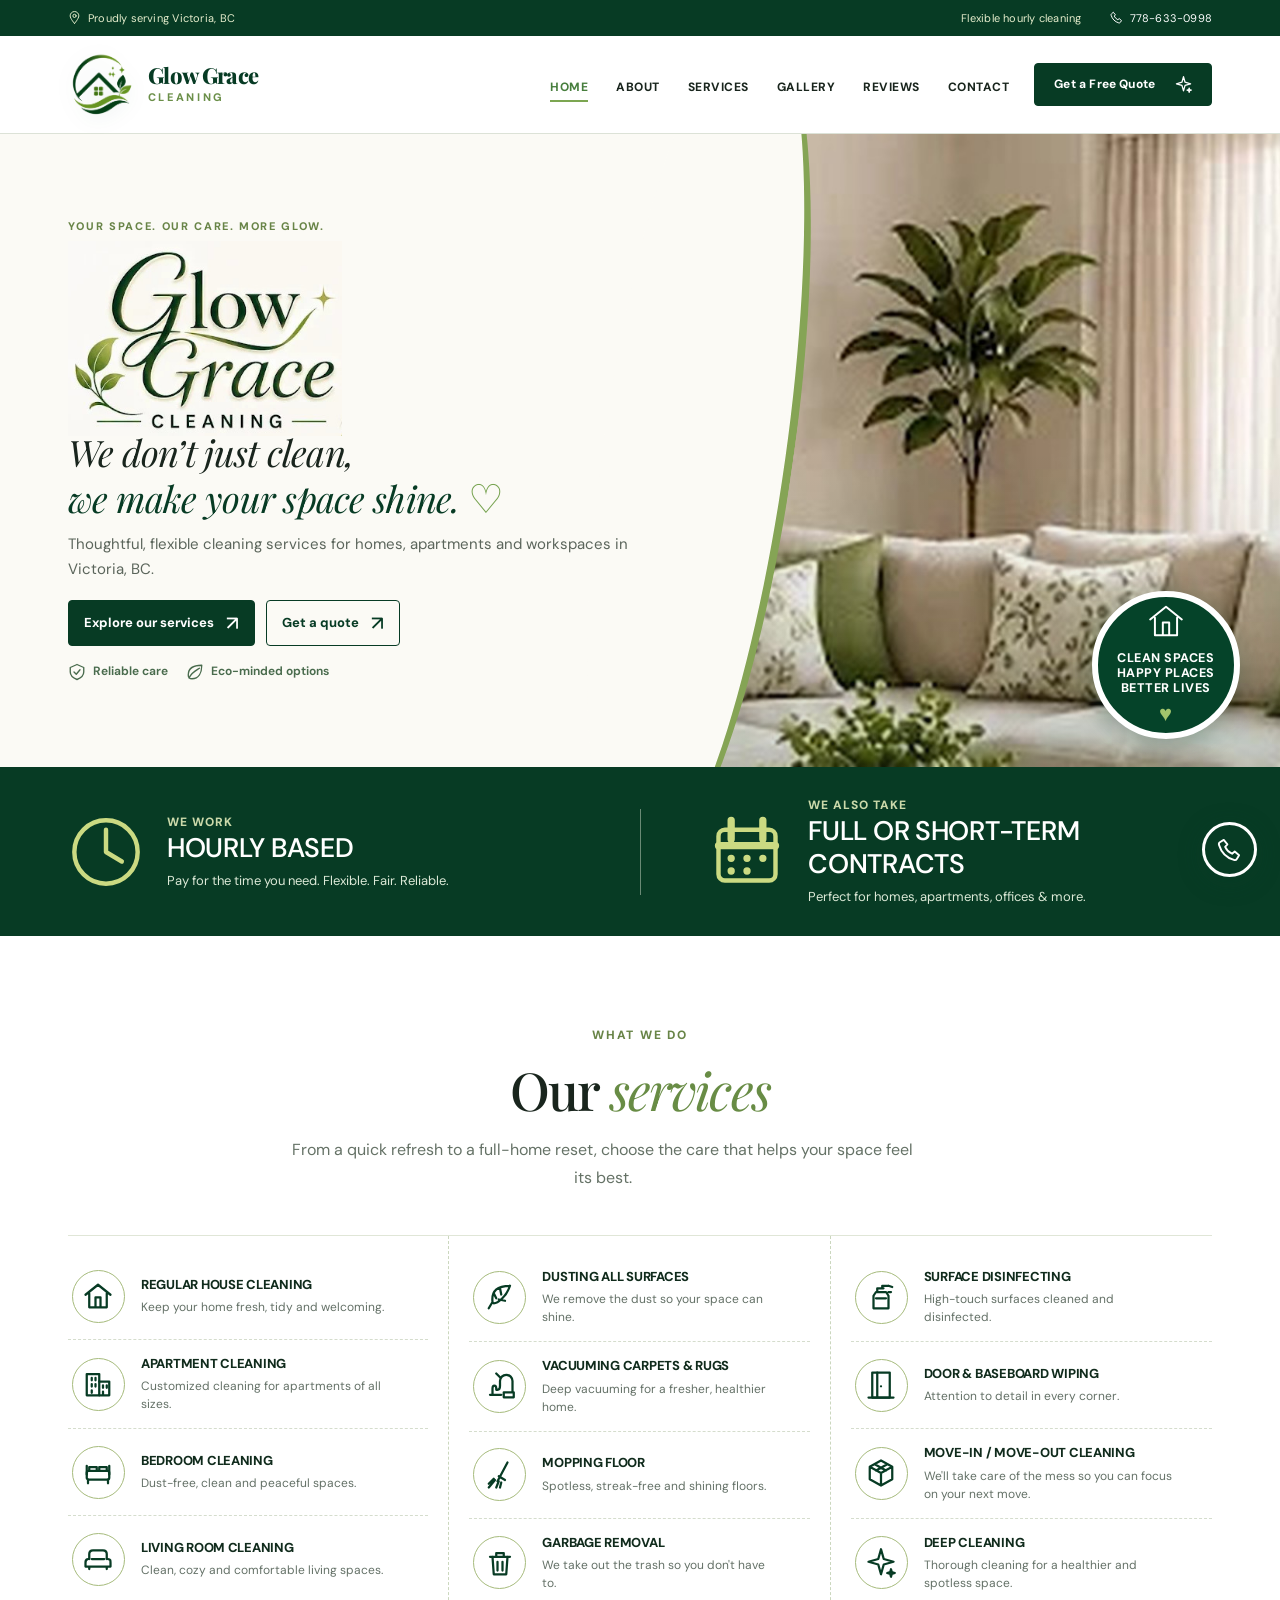
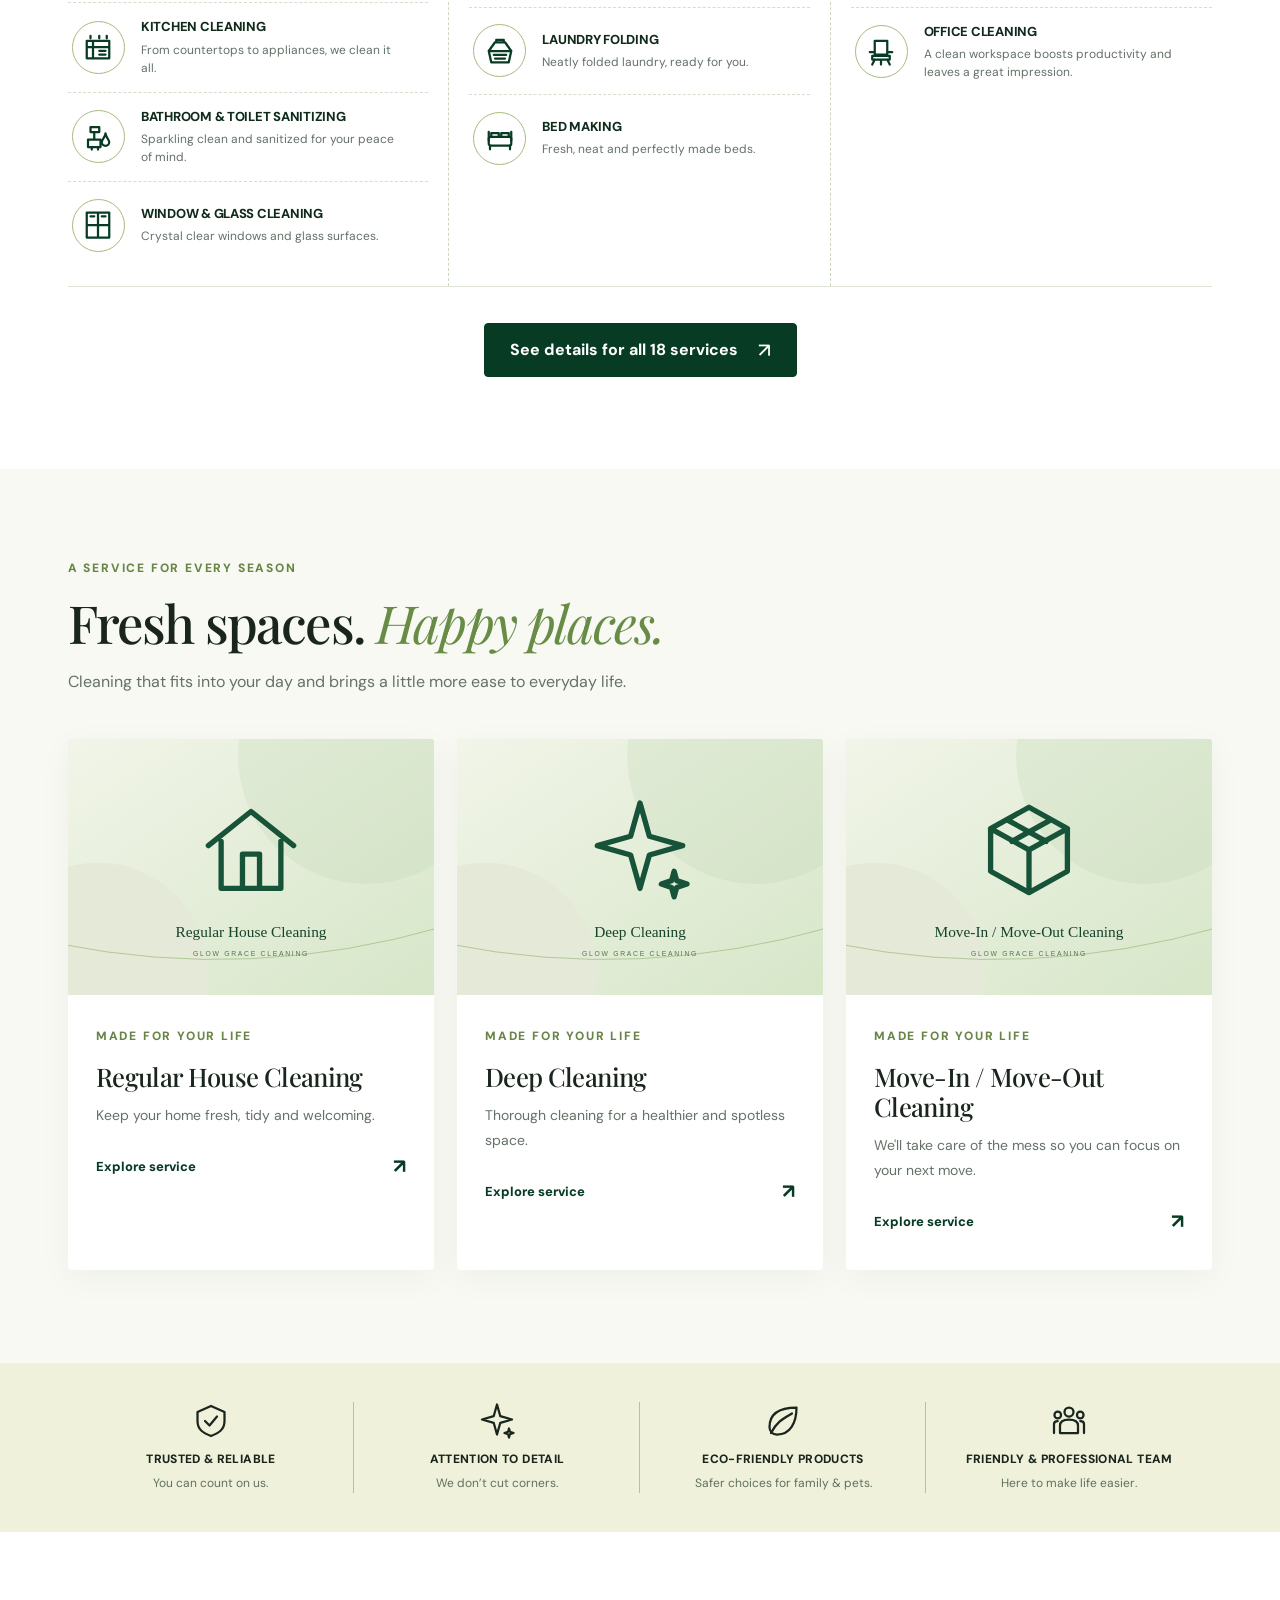
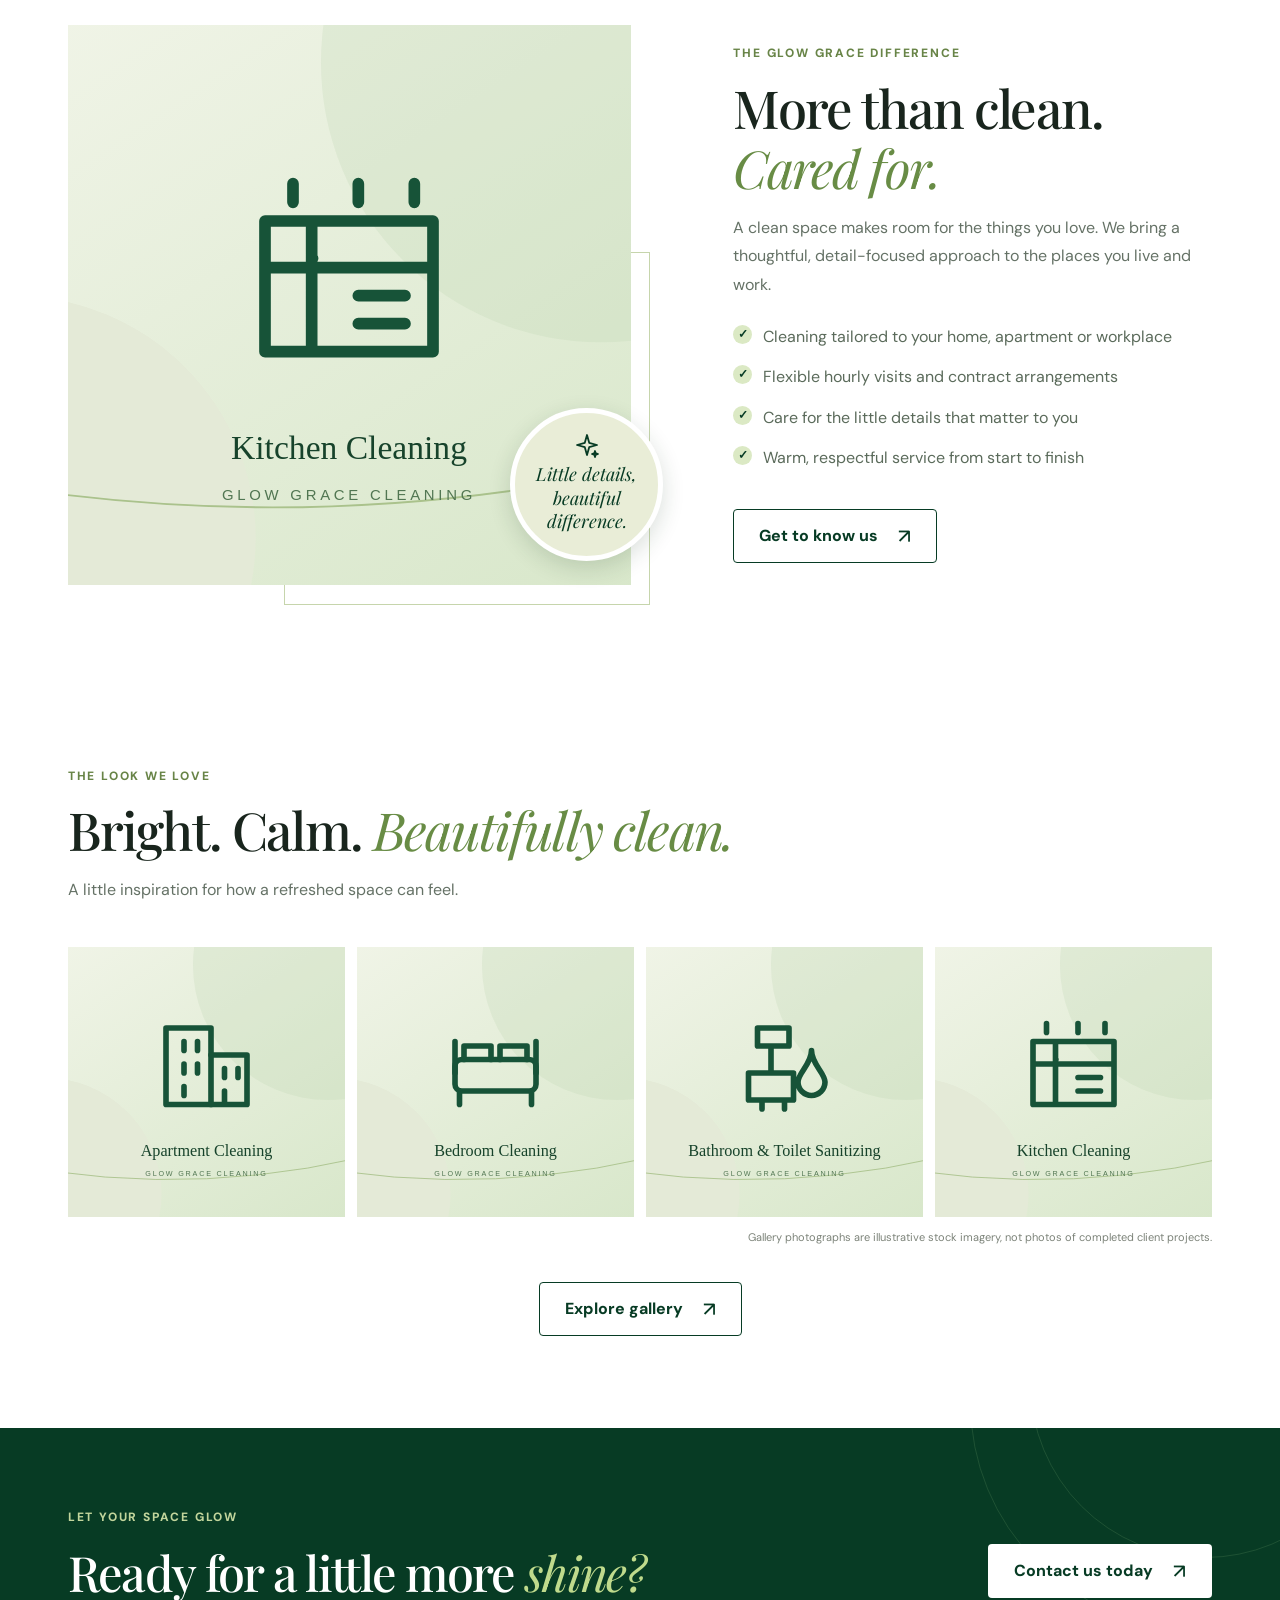
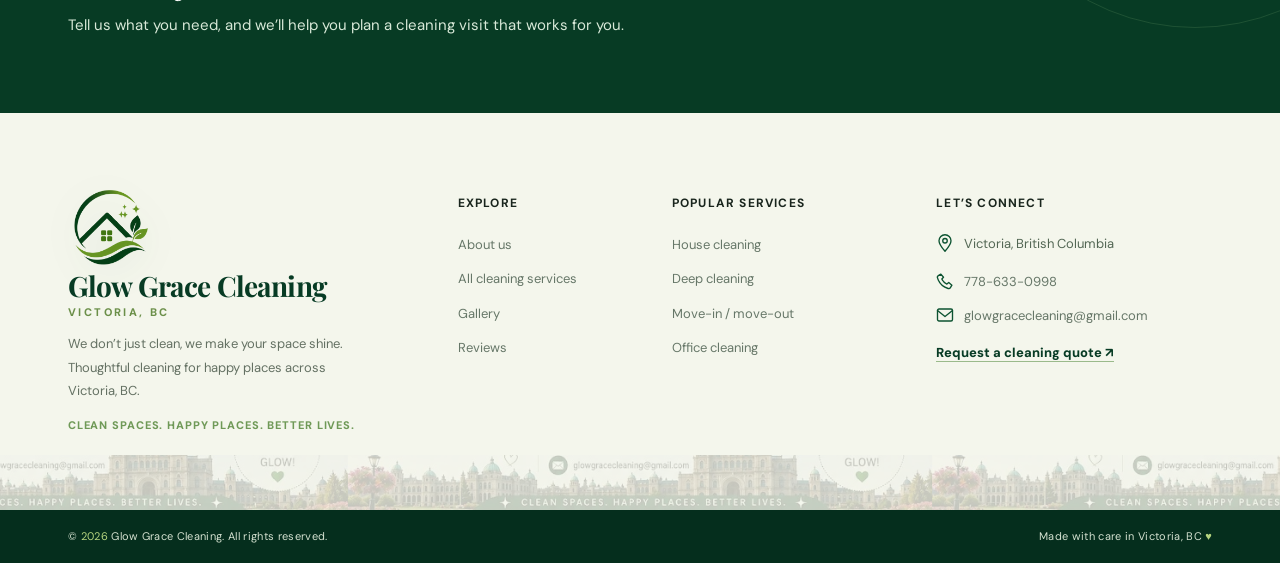
<file: index.html>
<!doctype html><html lang="en-CA"><head><meta charset="utf-8"><meta name="viewport" content="width=device-width, initial-scale=1"><meta name="theme-color" content="#073b24"><meta name="description" content="Flexible hourly house, apartment, deep, office and move-out cleaning in Victoria, BC. Explore all 18 Glow Grace Cleaning services."><title>Professional Home &amp; Office Cleaning | Glow Grace Cleaning — Victoria, BC</title><link rel="icon" type="image/svg+xml" href="assets/favicon.svg"><link rel="preconnect" href="https://images.pexels.com" crossorigin><link rel="stylesheet" href="assets/style.css?v=20261121-unified-hero-01"><script src="assets/main.js" defer></script></head><body><svg aria-hidden="true" class="svg-defs" xmlns="http://www.w3.org/2000/svg">
<defs>
<symbol id="i-clock" viewbox="0 0 24 24"><circle cx="12" cy="12" r="10"></circle><path d="M12 5v7l5 3"></path></symbol>
<symbol id="i-calendar" viewbox="0 0 24 24"><rect height="16" rx="2" width="18" x="3" y="5"></rect><path d="M7 2v6M17 2v6M3 10h18M7 14h.01M12 14h.01M17 14h.01M7 18h.01M12 18h.01" stroke-linecap="round" stroke-width="2.3"></path></symbol>
<symbol id="i-house" viewbox="0 0 24 24"><path d="m2 11 10-8 10 8M5 10v11h14V10M10 21v-8h4v8"></path></symbol>
<symbol id="i-building" viewbox="0 0 24 24"><rect height="17" width="10" x="3" y="4"></rect><path d="M7 7v2M10 7v2M7 12v2M10 12v2M7 17v2M13 10h8v11h-8M16 13v2M19 13v2M16 18v3"></path></symbol>
<symbol id="i-bed" viewbox="0 0 24 24"><rect height="7" rx="1.5" width="18" x="3" y="11"></rect><path d="M3 14V7M21 14V7M5 11V8h6v3M13 11V8h6v3M4 18v3M20 18v3"></path></symbol>
<symbol id="i-sofa" viewbox="0 0 24 24"><path d="M5 12V8c0-2 1-3 3-3h8c2 0 3 1 3 3v4M4 12c-2 0-2 2-2 3v3h20v-3c0-2 0-3-2-3M5 18v2M19 18v2M7 12h10"></path></symbol>
<symbol id="i-kitchen" viewbox="0 0 24 24"><path d="M3 7h18v14H3zM3 12h18M8 7v14M8 11h.1M13 15h5M13 18h5M6 3v2M13 3v2M19 3v2"></path></symbol>
<symbol id="i-bath" viewbox="0 0 24 24"><path d="M6 4h7v4H6zM9 8v6M4 14h10v6H4zM7 20v2M12 20v2M18 9c0 3 3 5 3 7a3 3 0 0 1-6 0c0-2 3-4 3-7"></path></symbol>
<symbol id="i-window" viewbox="0 0 24 24"><path d="M3 2h18v20H3zM12 2v20M3 12h18M6 5h3M15 5h3"></path></symbol>
<symbol id="i-feather" viewbox="0 0 24 24"><path d="M20 3C10 3 5 7 6 16l-3 5M7 17C10 17 17 12 20 3M9 13l-2-4M13 10l-1-5M11 14l5 1"></path></symbol>
<symbol id="i-vacuum" viewbox="0 0 24 24"><path d="M4 19h9M6 19v-5c0-3 3-3 3 0v1M10 15c2 0 2-2 2-3V8a5 5 0 0 1 10 0v9M18 17h5v4h-8v-4zM12 5 9 2"></path></symbol>
<symbol id="i-mop" viewbox="0 0 24 24"><path d="m18 2-8 15M11 17l-2 5M8 16l-5 6M13 18l-1 4M7 15l-4 4M11 13l5 3"></path></symbol>
<symbol id="i-trash" viewbox="0 0 24 24"><path d="M4 7h16M9 7V4h6v3M6 7l1 14h10l1-14M10 11v7M14 11v7"></path></symbol>
<symbol id="i-laundry" viewbox="0 0 24 24"><path d="M3 12h18l-2 9H5zM3 12l5-7h8l5 7M9 5V3h6v2M7 15h10M8 18h8"></path></symbol>
<symbol id="i-spray" viewbox="0 0 24 24"><path d="M8 8h8l2 3v10H6V11zM9 8V5h5M13 5V3h5M18 3l3 1M18 8h2M8 13h8"></path></symbol>
<symbol id="i-door" viewbox="0 0 24 24"><rect height="20" width="14" x="5" y="2"></rect><path d="M9 2v20M12 13h.01M2 22h20"></path></symbol>
<symbol id="i-box" viewbox="0 0 24 24"><path d="m12 2 9 5-9 5-9-5zM3 7v10l9 5 9-5V7M12 12v10M7 5l9 5M17 5l-9 5"></path></symbol>
<symbol id="i-sparkle" viewbox="0 0 24 24"><path d="m12 1 2.2 7.8L22 11l-7.8 2.2L12 21l-2.2-7.8L2 11l7.8-2.2L12 1zM20 17l.6 2.2L23 20l-2.4.8L20 23l-.6-2.2L17 20l2.4-.8L20 17z"></path></symbol>
<symbol id="i-chair" viewbox="0 0 24 24"><path d="M7 3h10v11H7zM5 15h14v3H5zM7 18l-2 4M17 18l2 4M12 18v4M3 12h4M17 12h4"></path></symbol>
<symbol id="i-shield" viewbox="0 0 24 24"><path d="M12 2 21 6v6c0 6-4 8-9 10-5-2-9-4-9-10V6zM8 12l3 3 5-6"></path></symbol>
<symbol id="i-leaf" viewbox="0 0 24 24"><path d="M21 3C10 3 3 7 3 16c0 3 2 5 5 5 9 0 13-8 13-18ZM4 20c4-8 9-10 14-13"></path></symbol>
<symbol id="i-team" viewbox="0 0 24 24"><circle cx="12" cy="6" r="3"></circle><circle cx="4.5" cy="8" r="2.2"></circle><circle cx="19.5" cy="8" r="2.2"></circle><path d="M6 20v-5c0-3 2-4 6-4s6 1 6 4v5zM2 20v-6c0-1 .5-2 2.5-2M22 20v-6c0-1-.5-2-2.5-2"></path></symbol>
<symbol id="i-pin" viewbox="0 0 24 24"><path d="M12 23S4 14 4 9a8 8 0 0 1 16 0c0 5-8 14-8 14z"></path><circle cx="12" cy="9" r="3"></circle></symbol>
<symbol id="i-phone" viewbox="0 0 24 24"><path d="M6.5 2.8 10 7l-2.2 2.4c1.4 3 3.7 5.3 6.7 6.7L17 14l4.2 3.6-2 3.3c-.6 1-2 1.5-3 1.1-7-2.1-12.1-7.2-14.2-14.2-.4-1 .1-2.4 1.1-3z"></path></symbol>
<symbol id="i-mail" viewbox="0 0 24 24"><rect height="16" rx="2" width="20" x="2" y="4"></rect><path d="m2 6 10 8 10-8"></path></symbol>
</defs></svg><a class="skip-link" href="#main">Skip to main content</a><div class="topline"><div class="container topline-inner"><span><svg class="" aria-hidden="true" focusable="false"><use href="#i-pin"></use></svg> Proudly serving Victoria, BC</span><div class="topline-right"><span>Flexible hourly cleaning</span><a href="tel:+17786330998"><svg class="" aria-hidden="true" focusable="false"><use href="#i-phone"></use></svg> 778-633-0998</a></div></div></div>
 <header class="site-header" id="site-header"><div class="container header-inner">
 <a class="brand brand-lockup" href="index.html" aria-label="Glow Grace Cleaning — Home"><img src="assets/logo-transparent.png" alt="Glow Grace Cleaning logo" width="68" height="68"><span class="brand-text"><strong>Glow Grace</strong><small>Cleaning</small></span></a>
 <nav class="desktop-nav" aria-label="Main navigation"><a href="index.html" class="nav-link active" aria-current="page">Home</a><a href="about.html" class="nav-link" >About</a><a href="services.html" class="nav-link" >Services</a><a href="gallery.html" class="nav-link" >Gallery</a><a href="reviews.html" class="nav-link" >Reviews</a><a href="contact.html" class="nav-link" >Contact</a></nav>
 <div class="header-actions"><a class="button button-small button-primary nav-cta" href="contact.html#quote">Get a Free Quote <svg class="" aria-hidden="true" focusable="false"><use href="#i-sparkle"></use></svg></a>
 <button class="menu-toggle" type="button" aria-label="Open navigation" aria-controls="mobile-navigation" aria-expanded="false"><span></span><span></span><span></span></button></div>
 </div><nav id="mobile-navigation" class="mobile-nav" aria-label="Mobile navigation"><a href="index.html" class="nav-link active" aria-current="page">Home</a><a href="about.html" class="nav-link" >About</a><a href="services.html" class="nav-link" >Services</a><a href="gallery.html" class="nav-link" >Gallery</a><a href="reviews.html" class="nav-link" >Reviews</a><a href="contact.html" class="nav-link" >Contact</a><a class="button button-primary" href="contact.html#quote">Request a Quote</a></nav></header><main id="main"><section class="home-hero"><div class="hero-copy"><div class="hero-copy-inner"><span class="eyebrow hero-eyebrow">YOUR SPACE. OUR CARE. MORE GLOW.</span><img class="hero-main-logo" src="assets/logo.jpg" alt="Glow Grace Cleaning" width="460" height="328"><h1>We don’t just clean,<br><em>we make your space shine.</em> <span class="heart">♡</span></h1><p>Thoughtful, flexible cleaning services for homes, apartments and workspaces in Victoria, BC.</p><div class="hero-buttons"><a class="button button-primary" href="services.html">Explore our services <span class="button-arrow">↗</span></a><a class="button button-outline" href="contact.html#quote">Get a quote <span class="button-arrow">↗</span></a></div><div class="mini-trust"><span><svg class="" aria-hidden="true" focusable="false"><use href="#i-shield"></use></svg> Reliable care</span><span><svg class="" aria-hidden="true" focusable="false"><use href="#i-leaf"></use></svg> Eco-minded options</span></div></div><div class="hero-swish" aria-hidden="true"></div></div><div class="hero-visual"><img class="home-hero-photo" src="https://images.pexels.com/photos/5825398/pexels-photo-5825398.jpeg?auto=compress&amp;cs=tinysrgb&amp;w=1500" alt="Bright, inviting living room with a comfortable sofa and green plants" loading="eager" decoding="async" onerror="this.onerror=null;this.src='assets/hero-room-crop.jpg';this.classList.add('image-fallback')"><div class="hero-circular-seal"><div class="house-seal"><svg class="" aria-hidden="true" focusable="false"><use href="#i-house"></use></svg></div><span>CLEAN SPACES</span><span>HAPPY PLACES</span><strong>BETTER LIVES</strong><span class="seal-heart">♥</span></div></div></section><section class="terms-strip"><div class="container terms-inner"><div class="terms-item"><div class="terms-icon"><svg class="" aria-hidden="true" focusable="false"><use href="#i-clock"></use></svg></div><div><span class="terms-eyebrow">WE WORK</span><h2>Hourly based</h2><p>Pay for the time you need. Flexible. Fair. Reliable.</p></div></div><div class="terms-divider"></div><div class="terms-item"><div class="terms-icon"><svg class="" aria-hidden="true" focusable="false"><use href="#i-calendar"></use></svg></div><div><span class="terms-eyebrow">WE ALSO TAKE</span><h2>Full or short-term contracts</h2><p>Perfect for homes, apartments, offices &amp; more.</p></div></div></div></section><section class="section home-service-section"><div class="container"><div class="section-heading center"><span class="eyebrow">What we do</span><h2>Our <em>services</em></h2><p>From a quick refresh to a full-home reset, choose the care that helps your space feel its best.</p></div><div class="home-service-board"><div class="home-service-column"><a class="home-service" href="services.html#regular-house-cleaning"><span class="service-icon"><svg class="" aria-hidden="true" focusable="false"><use href="#i-house"></use></svg></span><span><strong>Regular House Cleaning</strong><small>Keep your home fresh, tidy and welcoming.</small></span><span class="home-service-arrow">↗</span></a><a class="home-service" href="services.html#apartment-cleaning"><span class="service-icon"><svg class="" aria-hidden="true" focusable="false"><use href="#i-building"></use></svg></span><span><strong>Apartment Cleaning</strong><small>Customized cleaning for apartments of all sizes.</small></span><span class="home-service-arrow">↗</span></a><a class="home-service" href="services.html#bedroom-cleaning"><span class="service-icon"><svg class="" aria-hidden="true" focusable="false"><use href="#i-bed"></use></svg></span><span><strong>Bedroom Cleaning</strong><small>Dust-free, clean and peaceful spaces.</small></span><span class="home-service-arrow">↗</span></a><a class="home-service" href="services.html#living-room-cleaning"><span class="service-icon"><svg class="" aria-hidden="true" focusable="false"><use href="#i-sofa"></use></svg></span><span><strong>Living Room Cleaning</strong><small>Clean, cozy and comfortable living spaces.</small></span><span class="home-service-arrow">↗</span></a><a class="home-service" href="services.html#kitchen-cleaning"><span class="service-icon"><svg class="" aria-hidden="true" focusable="false"><use href="#i-kitchen"></use></svg></span><span><strong>Kitchen Cleaning</strong><small>From countertops to appliances, we clean it all.</small></span><span class="home-service-arrow">↗</span></a><a class="home-service" href="services.html#bathroom-toilet-sanitizing"><span class="service-icon"><svg class="" aria-hidden="true" focusable="false"><use href="#i-bath"></use></svg></span><span><strong>Bathroom &amp; Toilet Sanitizing</strong><small>Sparkling clean and sanitized for your peace of mind.</small></span><span class="home-service-arrow">↗</span></a><a class="home-service" href="services.html#window-glass-cleaning"><span class="service-icon"><svg class="" aria-hidden="true" focusable="false"><use href="#i-window"></use></svg></span><span><strong>Window &amp; Glass Cleaning</strong><small>Crystal clear windows and glass surfaces.</small></span><span class="home-service-arrow">↗</span></a></div><div class="home-service-column"><a class="home-service" href="services.html#dusting-all-surfaces"><span class="service-icon"><svg class="" aria-hidden="true" focusable="false"><use href="#i-feather"></use></svg></span><span><strong>Dusting All Surfaces</strong><small>We remove the dust so your space can shine.</small></span><span class="home-service-arrow">↗</span></a><a class="home-service" href="services.html#vacuuming-carpets-rugs"><span class="service-icon"><svg class="" aria-hidden="true" focusable="false"><use href="#i-vacuum"></use></svg></span><span><strong>Vacuuming Carpets &amp; Rugs</strong><small>Deep vacuuming for a fresher, healthier home.</small></span><span class="home-service-arrow">↗</span></a><a class="home-service" href="services.html#mopping-floor"><span class="service-icon"><svg class="" aria-hidden="true" focusable="false"><use href="#i-mop"></use></svg></span><span><strong>Mopping Floor</strong><small>Spotless, streak-free and shining floors.</small></span><span class="home-service-arrow">↗</span></a><a class="home-service" href="services.html#garbage-removal"><span class="service-icon"><svg class="" aria-hidden="true" focusable="false"><use href="#i-trash"></use></svg></span><span><strong>Garbage Removal</strong><small>We take out the trash so you don&#x27;t have to.</small></span><span class="home-service-arrow">↗</span></a><a class="home-service" href="services.html#laundry-folding"><span class="service-icon"><svg class="" aria-hidden="true" focusable="false"><use href="#i-laundry"></use></svg></span><span><strong>Laundry Folding</strong><small>Neatly folded laundry, ready for you.</small></span><span class="home-service-arrow">↗</span></a><a class="home-service" href="services.html#bed-making"><span class="service-icon"><svg class="" aria-hidden="true" focusable="false"><use href="#i-bed"></use></svg></span><span><strong>Bed Making</strong><small>Fresh, neat and perfectly made beds.</small></span><span class="home-service-arrow">↗</span></a></div><div class="home-service-column"><a class="home-service" href="services.html#surface-disinfecting"><span class="service-icon"><svg class="" aria-hidden="true" focusable="false"><use href="#i-spray"></use></svg></span><span><strong>Surface Disinfecting</strong><small>High-touch surfaces cleaned and disinfected.</small></span><span class="home-service-arrow">↗</span></a><a class="home-service" href="services.html#door-baseboard-wiping"><span class="service-icon"><svg class="" aria-hidden="true" focusable="false"><use href="#i-door"></use></svg></span><span><strong>Door &amp; Baseboard Wiping</strong><small>Attention to detail in every corner.</small></span><span class="home-service-arrow">↗</span></a><a class="home-service" href="services.html#move-in-move-out-cleaning"><span class="service-icon"><svg class="" aria-hidden="true" focusable="false"><use href="#i-box"></use></svg></span><span><strong>Move-In / Move-Out Cleaning</strong><small>We&#x27;ll take care of the mess so you can focus on your next move.</small></span><span class="home-service-arrow">↗</span></a><a class="home-service" href="services.html#deep-cleaning"><span class="service-icon"><svg class="" aria-hidden="true" focusable="false"><use href="#i-sparkle"></use></svg></span><span><strong>Deep Cleaning</strong><small>Thorough cleaning for a healthier and spotless space.</small></span><span class="home-service-arrow">↗</span></a><a class="home-service" href="services.html#office-cleaning"><span class="service-icon"><svg class="" aria-hidden="true" focusable="false"><use href="#i-chair"></use></svg></span><span><strong>Office Cleaning</strong><small>A clean workspace boosts productivity and leaves a great impression.</small></span><span class="home-service-arrow">↗</span></a></div></div><div class="center-action"><a class="button button-primary" href="services.html">See details for all 18 services <span class="button-arrow">↗</span></a></div></div></section>
<section class="section section-soft"><div class="container"><div class="section-heading"><span class="eyebrow">A service for every season</span><h2>Fresh spaces. <em>Happy places.</em></h2><p>Cleaning that fits into your day and brings a little more ease to everyday life.</p></div><div class="feature-grid"><a class="feature-card" href="services.html#regular-house-cleaning"><div class="feature-image"><img class="" src="https://images.pexels.com/photos/5591909/pexels-photo-5591909.jpeg?auto=compress&amp;cs=tinysrgb&amp;w=1000" alt="Regular House Cleaning illustrative photograph" loading="lazy" decoding="async" onerror="this.onerror=null;this.src='assets/fallback-5591909.svg';this.classList.add('image-fallback')"></div><div class="feature-card-body"><span class="tiny-label">MADE FOR YOUR LIFE</span><h3>Regular House Cleaning</h3><p>Keep your home fresh, tidy and welcoming.</p><span class="text-link">Explore service <span>↗</span></span></div></a><a class="feature-card" href="services.html#deep-cleaning"><div class="feature-image"><img class="" src="https://images.pexels.com/photos/9462302/pexels-photo-9462302.jpeg?auto=compress&amp;cs=tinysrgb&amp;w=1000" alt="Deep Cleaning illustrative photograph" loading="lazy" decoding="async" onerror="this.onerror=null;this.src='assets/fallback-9462302.svg';this.classList.add('image-fallback')"></div><div class="feature-card-body"><span class="tiny-label">MADE FOR YOUR LIFE</span><h3>Deep Cleaning</h3><p>Thorough cleaning for a healthier and spotless space.</p><span class="text-link">Explore service <span>↗</span></span></div></a><a class="feature-card" href="services.html#move-in-move-out-cleaning"><div class="feature-image"><img class="" src="https://images.pexels.com/photos/10628387/pexels-photo-10628387.jpeg?auto=compress&amp;cs=tinysrgb&amp;w=1000" alt="Move-In / Move-Out Cleaning illustrative photograph" loading="lazy" decoding="async" onerror="this.onerror=null;this.src='assets/fallback-10628387.svg';this.classList.add('image-fallback')"></div><div class="feature-card-body"><span class="tiny-label">MADE FOR YOUR LIFE</span><h3>Move-In / Move-Out Cleaning</h3><p>We&#x27;ll take care of the mess so you can focus on your next move.</p><span class="text-link">Explore service <span>↗</span></span></div></a></div></div></section>
<section class="values-band"><div class="container"><div class="values-inner"><div class="promise"><span class="promise-icon"><svg class="" aria-hidden="true" focusable="false"><use href="#i-shield"></use></svg></span><strong>Trusted &amp; reliable</strong><p>You can count on us.</p></div><div class="promise"><span class="promise-icon"><svg class="" aria-hidden="true" focusable="false"><use href="#i-sparkle"></use></svg></span><strong>Attention to detail</strong><p>We don’t cut corners.</p></div><div class="promise"><span class="promise-icon"><svg class="" aria-hidden="true" focusable="false"><use href="#i-leaf"></use></svg></span><strong>Eco-friendly products</strong><p>Safer choices for family &amp; pets.</p></div><div class="promise"><span class="promise-icon"><svg class="" aria-hidden="true" focusable="false"><use href="#i-team"></use></svg></span><strong>Friendly &amp; professional team</strong><p>Here to make life easier.</p></div></div></div></section>
<section class="section philosophy-section"><div class="container philosophy-grid"><div class="philosophy-media"><img class="philosophy-photo" src="https://images.pexels.com/photos/9462746/pexels-photo-9462746.jpeg?auto=compress&amp;cs=tinysrgb&amp;w=900" alt="Cleaner wiping down a kitchen surface" loading="lazy" decoding="async" onerror="this.onerror=null;this.src='assets/fallback-9462746.svg';this.classList.add('image-fallback')"><div class="philosophy-stamp"><svg class="" aria-hidden="true" focusable="false"><use href="#i-sparkle"></use></svg> Little details,<br>beautiful difference.</div></div><div class="philosophy-copy"><div class="section-heading"><span class="eyebrow">The Glow Grace difference</span><h2>More than clean. <em>Cared for.</em></h2><p>A clean space makes room for the things you love. We bring a thoughtful, detail-focused approach to the places you live and work.</p></div><ul class="check-list"><li>Cleaning tailored to your home, apartment or workplace</li><li>Flexible hourly visits and contract arrangements</li><li>Care for the little details that matter to you</li><li>Warm, respectful service from start to finish</li></ul><a class="button button-outline" href="about.html">Get to know us <span class="button-arrow">↗</span></a></div></div></section>
<section class="section gallery-teaser-section"><div class="container"><div class="section-heading"><span class="eyebrow">The look we love</span><h2>Bright. Calm. <em>Beautifully clean.</em></h2><p>A little inspiration for how a refreshed space can feel.</p></div><div class="gallery-teaser-grid"><a href="gallery.html" aria-label="Explore our gallery"><img class="" src="https://images.pexels.com/photos/5825398/pexels-photo-5825398.jpeg?auto=compress&amp;cs=tinysrgb&amp;w=900" alt="Inviting living room" loading="lazy" decoding="async" onerror="this.onerror=null;this.src='assets/fallback-5825398.svg';this.classList.add('image-fallback')"></a><a href="gallery.html" aria-label="Explore our gallery"><img class="" src="https://images.pexels.com/photos/9462330/pexels-photo-9462330.jpeg?auto=compress&amp;cs=tinysrgb&amp;w=900" alt="Freshly made bed" loading="lazy" decoding="async" onerror="this.onerror=null;this.src='assets/fallback-9462330.svg';this.classList.add('image-fallback')"></a><a href="gallery.html" aria-label="Explore our gallery"><img class="" src="https://images.pexels.com/photos/4239141/pexels-photo-4239141.jpeg?auto=compress&amp;cs=tinysrgb&amp;w=900" alt="Fresh clean bathroom" loading="lazy" decoding="async" onerror="this.onerror=null;this.src='assets/fallback-4239141.svg';this.classList.add('image-fallback')"></a><a href="gallery.html" aria-label="Explore our gallery"><img class="" src="https://images.pexels.com/photos/9462746/pexels-photo-9462746.jpeg?auto=compress&amp;cs=tinysrgb&amp;w=900" alt="Cleaning a kitchen" loading="lazy" decoding="async" onerror="this.onerror=null;this.src='assets/fallback-9462746.svg';this.classList.add('image-fallback')"></a></div><p class="image-disclosure">Gallery photographs are illustrative stock imagery, not photos of completed client projects.</p><div class="center-action"><a class="button button-outline" href="gallery.html">Explore gallery <span class="button-arrow">↗</span></a></div></div></section>
<section class="cta-section"><div class="container cta-inner"><div><span class="eyebrow">LET YOUR SPACE GLOW</span><h2>Ready for a little more <em>shine?</em></h2><p>Tell us what you need, and we’ll help you plan a cleaning visit that works for you.</p></div><a class="button button-light" href="contact.html#quote">Contact us today <span class="button-arrow">↗</span></a></div></section></main><footer class="site-footer"><div class="footer-main"><div class="container footer-columns">
 <div class="footer-brand"><a class="footer-brand-lockup" href="index.html" aria-label="Glow Grace Cleaning home"><img src="assets/logo-transparent.png" width="86" height="86" alt="Glow Grace Cleaning logo"><span class="footer-brand-text"><strong>Glow Grace Cleaning</strong><small>Victoria, BC</small></span></a><p>We don’t just clean, we make your space shine. Thoughtful cleaning for happy places across Victoria, BC.</p><p class="footer-micro">Clean spaces. Happy places. Better lives.</p></div>
 <div><h3>Explore</h3><a href="about.html">About us</a><a href="services.html">All cleaning services</a><a href="gallery.html">Gallery</a><a href="reviews.html">Reviews</a></div>
 <div><h3>Popular services</h3><a href="services.html#regular-house-cleaning">House cleaning</a><a href="services.html#deep-cleaning">Deep cleaning</a><a href="services.html#move-in-move-out-cleaning">Move-in / move-out</a><a href="services.html#office-cleaning">Office cleaning</a></div>
 <div><h3>Let’s connect</h3><p class="footer-contact"><svg class="" aria-hidden="true" focusable="false"><use href="#i-pin"></use></svg> Victoria, British Columbia</p><a class="footer-contact" href="tel:+17786330998"><svg class="" aria-hidden="true" focusable="false"><use href="#i-phone"></use></svg> 778-633-0998</a><a class="footer-contact footer-email" href="mailto:glowgracecleaning@gmail.com"><svg class="" aria-hidden="true" focusable="false"><use href="#i-mail"></use></svg> glowgracecleaning@gmail.com</a><a href="contact.html" class="footer-contact-link">Request a cleaning quote ↗</a></div>
 </div></div><div class="footer-bottom"><div class="container footer-bottom-inner"><span>© <span data-year>2026</span> Glow Grace Cleaning. All rights reserved.</span><span>Made with care in Victoria, BC <span aria-hidden="true">♥</span></span></div></div></footer>
 <a class="floating-call" href="tel:+17786330998" aria-label="Call Glow Grace Cleaning"><svg class="" aria-hidden="true" focusable="false"><use href="#i-phone"></use></svg></a></body></html>
</file>
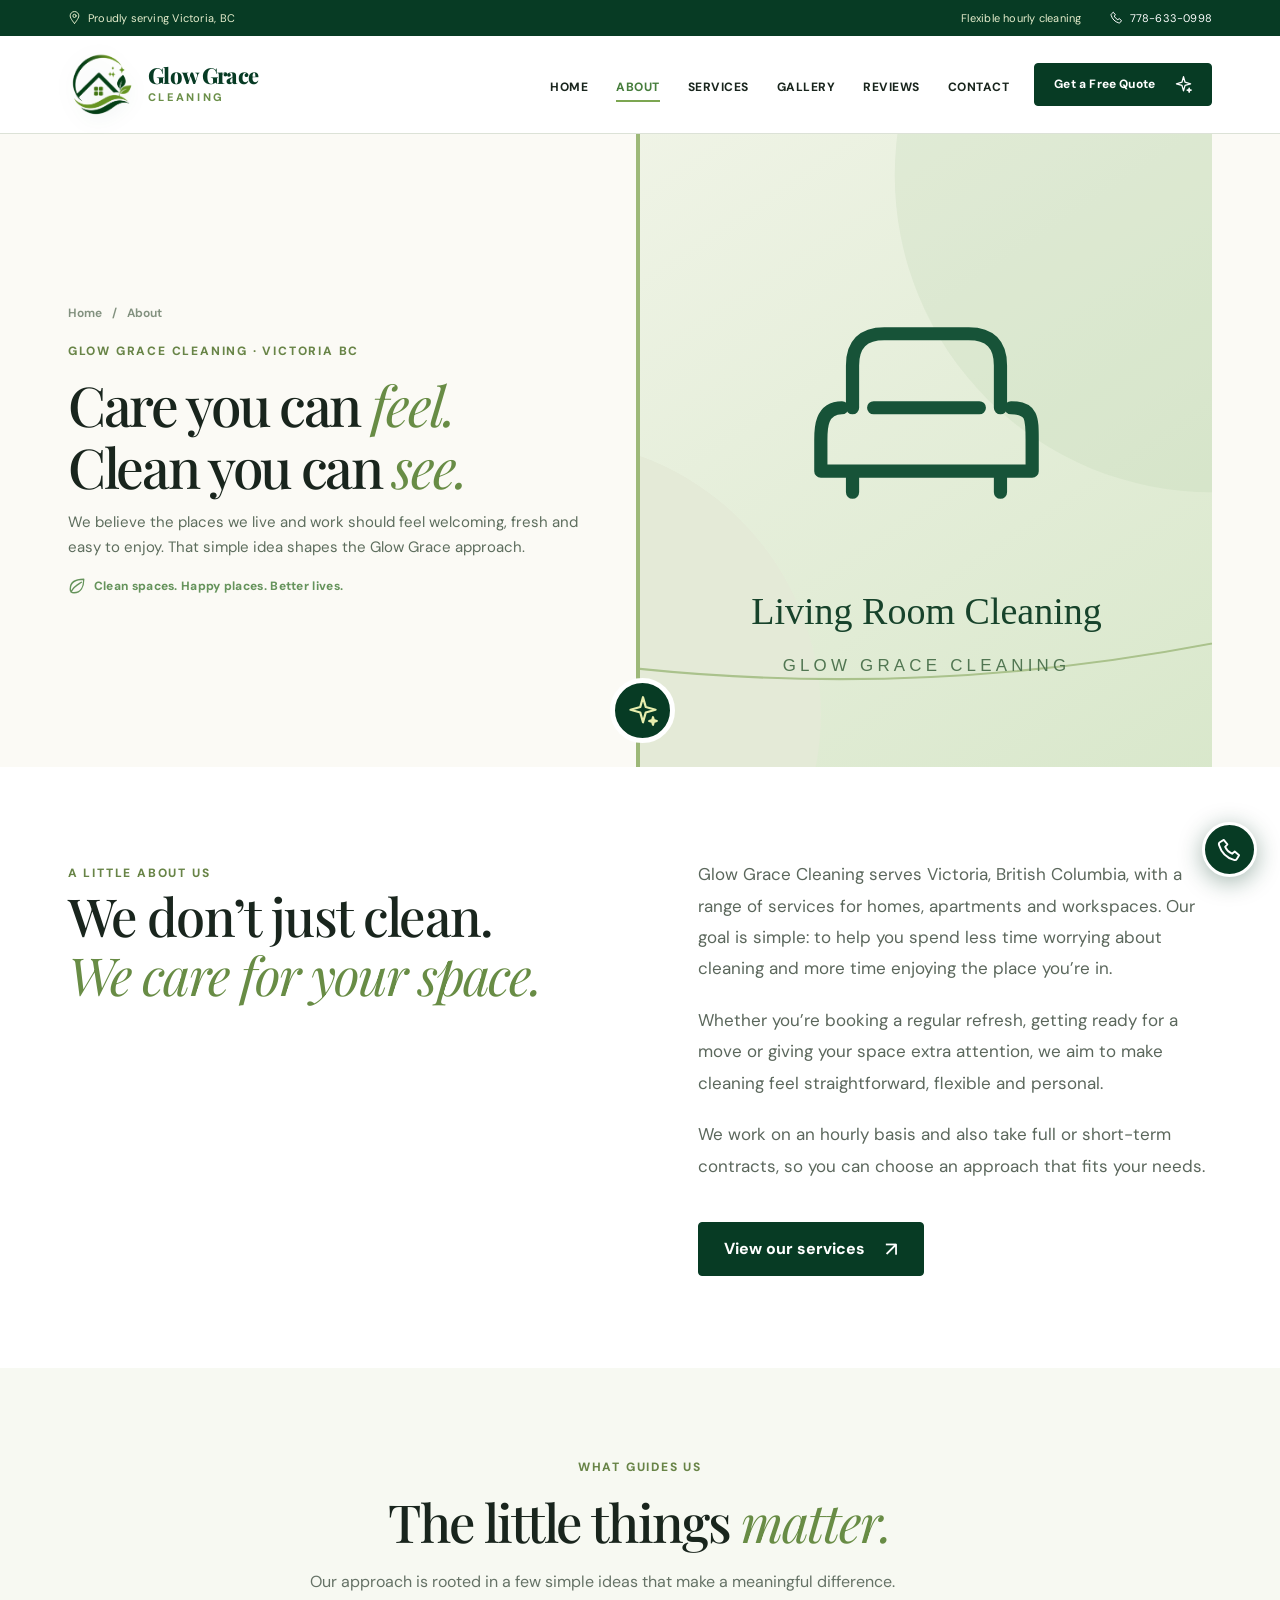
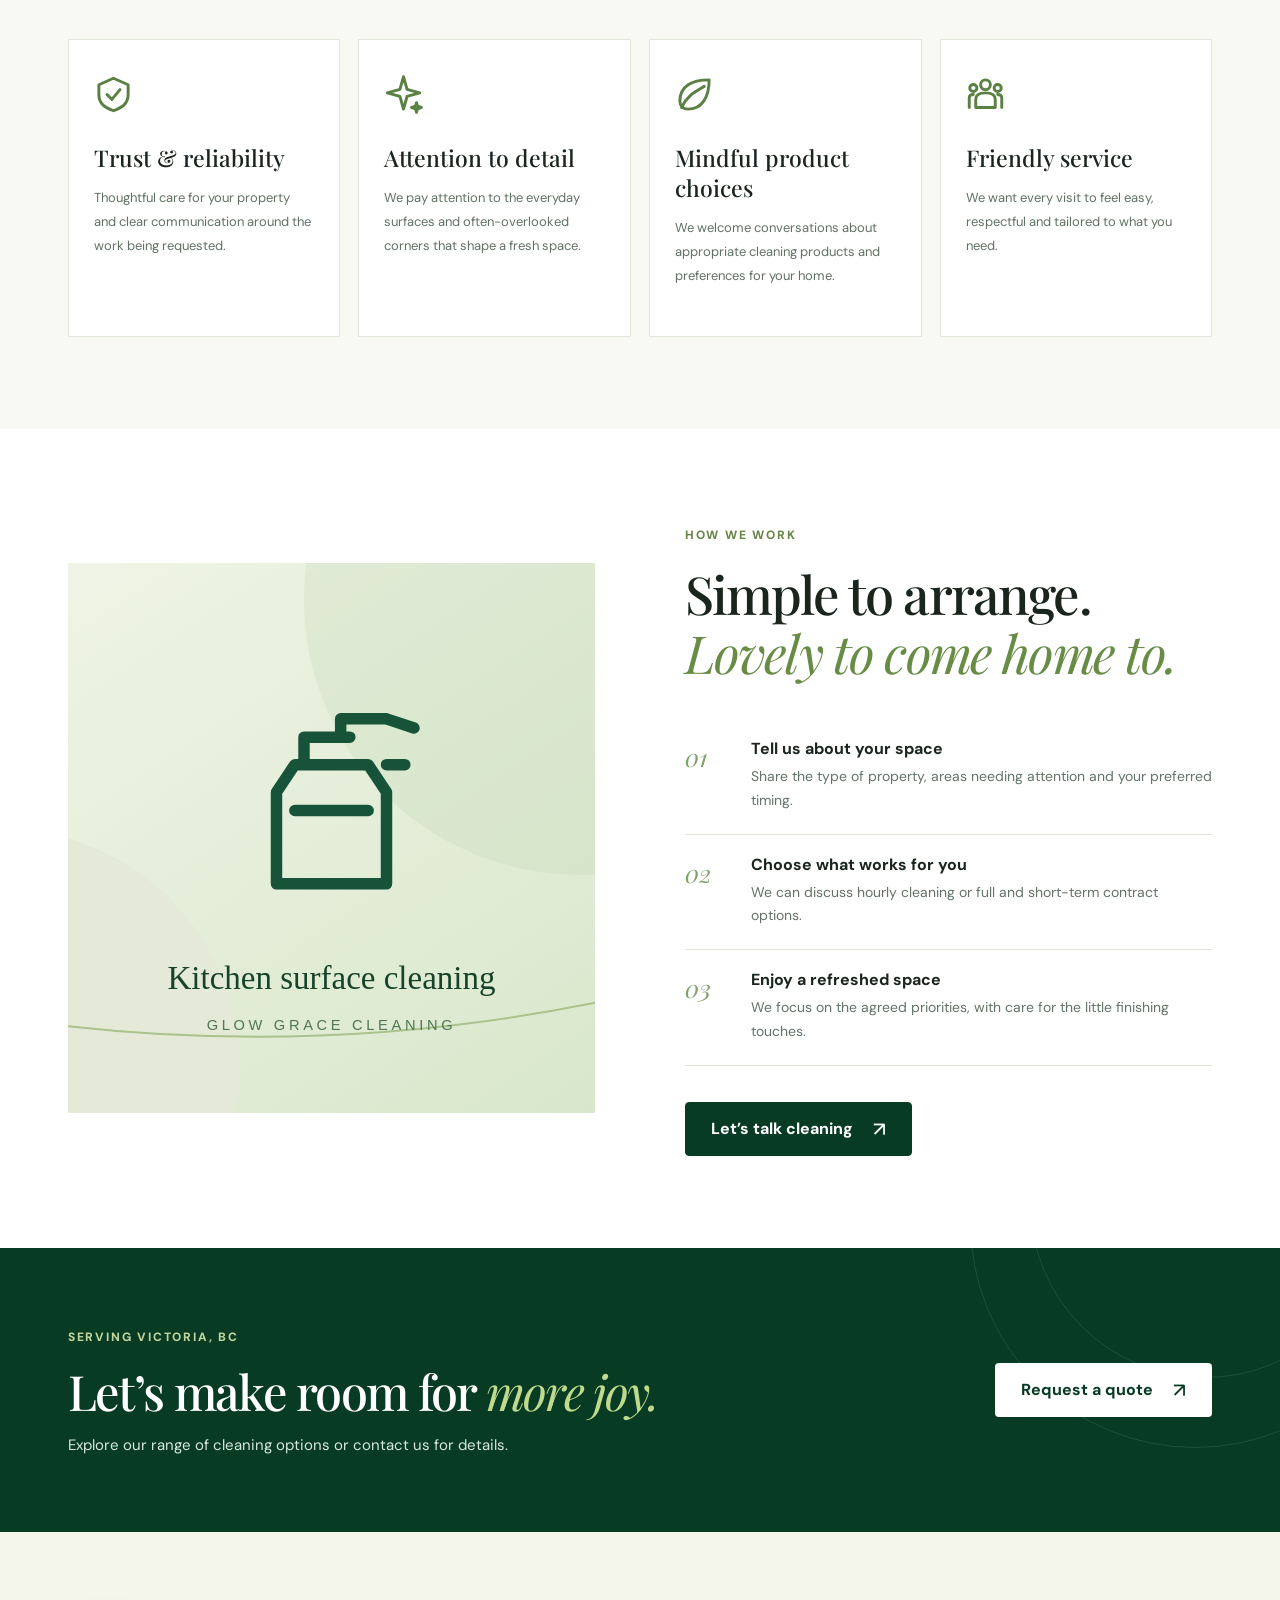
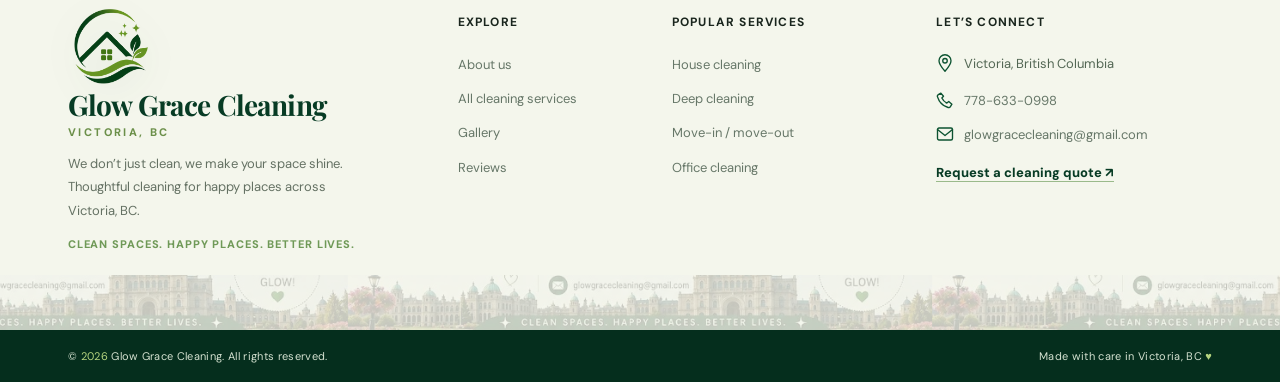
<file: about.html>
<!doctype html><html lang="en-CA"><head><meta charset="utf-8"><meta name="viewport" content="width=device-width, initial-scale=1"><meta name="theme-color" content="#073b24"><meta name="description" content="Learn about the Glow Grace Cleaning approach to reliable, thoughtful, flexible cleaning in Victoria, BC."><title>About Us | Glow Grace Cleaning — Victoria, BC</title><link rel="icon" type="image/svg+xml" href="assets/favicon.svg"><link rel="preconnect" href="https://images.pexels.com" crossorigin><link rel="stylesheet" href="assets/style.css?v=20261121-unified-hero-01"><script src="assets/main.js" defer></script></head><body><svg aria-hidden="true" class="svg-defs" xmlns="http://www.w3.org/2000/svg">
<defs>
<symbol id="i-clock" viewbox="0 0 24 24"><circle cx="12" cy="12" r="10"></circle><path d="M12 5v7l5 3"></path></symbol>
<symbol id="i-calendar" viewbox="0 0 24 24"><rect height="16" rx="2" width="18" x="3" y="5"></rect><path d="M7 2v6M17 2v6M3 10h18M7 14h.01M12 14h.01M17 14h.01M7 18h.01M12 18h.01" stroke-linecap="round" stroke-width="2.3"></path></symbol>
<symbol id="i-house" viewbox="0 0 24 24"><path d="m2 11 10-8 10 8M5 10v11h14V10M10 21v-8h4v8"></path></symbol>
<symbol id="i-building" viewbox="0 0 24 24"><rect height="17" width="10" x="3" y="4"></rect><path d="M7 7v2M10 7v2M7 12v2M10 12v2M7 17v2M13 10h8v11h-8M16 13v2M19 13v2M16 18v3"></path></symbol>
<symbol id="i-bed" viewbox="0 0 24 24"><rect height="7" rx="1.5" width="18" x="3" y="11"></rect><path d="M3 14V7M21 14V7M5 11V8h6v3M13 11V8h6v3M4 18v3M20 18v3"></path></symbol>
<symbol id="i-sofa" viewbox="0 0 24 24"><path d="M5 12V8c0-2 1-3 3-3h8c2 0 3 1 3 3v4M4 12c-2 0-2 2-2 3v3h20v-3c0-2 0-3-2-3M5 18v2M19 18v2M7 12h10"></path></symbol>
<symbol id="i-kitchen" viewbox="0 0 24 24"><path d="M3 7h18v14H3zM3 12h18M8 7v14M8 11h.1M13 15h5M13 18h5M6 3v2M13 3v2M19 3v2"></path></symbol>
<symbol id="i-bath" viewbox="0 0 24 24"><path d="M6 4h7v4H6zM9 8v6M4 14h10v6H4zM7 20v2M12 20v2M18 9c0 3 3 5 3 7a3 3 0 0 1-6 0c0-2 3-4 3-7"></path></symbol>
<symbol id="i-window" viewbox="0 0 24 24"><path d="M3 2h18v20H3zM12 2v20M3 12h18M6 5h3M15 5h3"></path></symbol>
<symbol id="i-feather" viewbox="0 0 24 24"><path d="M20 3C10 3 5 7 6 16l-3 5M7 17C10 17 17 12 20 3M9 13l-2-4M13 10l-1-5M11 14l5 1"></path></symbol>
<symbol id="i-vacuum" viewbox="0 0 24 24"><path d="M4 19h9M6 19v-5c0-3 3-3 3 0v1M10 15c2 0 2-2 2-3V8a5 5 0 0 1 10 0v9M18 17h5v4h-8v-4zM12 5 9 2"></path></symbol>
<symbol id="i-mop" viewbox="0 0 24 24"><path d="m18 2-8 15M11 17l-2 5M8 16l-5 6M13 18l-1 4M7 15l-4 4M11 13l5 3"></path></symbol>
<symbol id="i-trash" viewbox="0 0 24 24"><path d="M4 7h16M9 7V4h6v3M6 7l1 14h10l1-14M10 11v7M14 11v7"></path></symbol>
<symbol id="i-laundry" viewbox="0 0 24 24"><path d="M3 12h18l-2 9H5zM3 12l5-7h8l5 7M9 5V3h6v2M7 15h10M8 18h8"></path></symbol>
<symbol id="i-spray" viewbox="0 0 24 24"><path d="M8 8h8l2 3v10H6V11zM9 8V5h5M13 5V3h5M18 3l3 1M18 8h2M8 13h8"></path></symbol>
<symbol id="i-door" viewbox="0 0 24 24"><rect height="20" width="14" x="5" y="2"></rect><path d="M9 2v20M12 13h.01M2 22h20"></path></symbol>
<symbol id="i-box" viewbox="0 0 24 24"><path d="m12 2 9 5-9 5-9-5zM3 7v10l9 5 9-5V7M12 12v10M7 5l9 5M17 5l-9 5"></path></symbol>
<symbol id="i-sparkle" viewbox="0 0 24 24"><path d="m12 1 2.2 7.8L22 11l-7.8 2.2L12 21l-2.2-7.8L2 11l7.8-2.2L12 1zM20 17l.6 2.2L23 20l-2.4.8L20 23l-.6-2.2L17 20l2.4-.8L20 17z"></path></symbol>
<symbol id="i-chair" viewbox="0 0 24 24"><path d="M7 3h10v11H7zM5 15h14v3H5zM7 18l-2 4M17 18l2 4M12 18v4M3 12h4M17 12h4"></path></symbol>
<symbol id="i-shield" viewbox="0 0 24 24"><path d="M12 2 21 6v6c0 6-4 8-9 10-5-2-9-4-9-10V6zM8 12l3 3 5-6"></path></symbol>
<symbol id="i-leaf" viewbox="0 0 24 24"><path d="M21 3C10 3 3 7 3 16c0 3 2 5 5 5 9 0 13-8 13-18ZM4 20c4-8 9-10 14-13"></path></symbol>
<symbol id="i-team" viewbox="0 0 24 24"><circle cx="12" cy="6" r="3"></circle><circle cx="4.5" cy="8" r="2.2"></circle><circle cx="19.5" cy="8" r="2.2"></circle><path d="M6 20v-5c0-3 2-4 6-4s6 1 6 4v5zM2 20v-6c0-1 .5-2 2.5-2M22 20v-6c0-1-.5-2-2.5-2"></path></symbol>
<symbol id="i-pin" viewbox="0 0 24 24"><path d="M12 23S4 14 4 9a8 8 0 0 1 16 0c0 5-8 14-8 14z"></path><circle cx="12" cy="9" r="3"></circle></symbol>
<symbol id="i-phone" viewbox="0 0 24 24"><path d="M6.5 2.8 10 7l-2.2 2.4c1.4 3 3.7 5.3 6.7 6.7L17 14l4.2 3.6-2 3.3c-.6 1-2 1.5-3 1.1-7-2.1-12.1-7.2-14.2-14.2-.4-1 .1-2.4 1.1-3z"></path></symbol>
<symbol id="i-mail" viewbox="0 0 24 24"><rect height="16" rx="2" width="20" x="2" y="4"></rect><path d="m2 6 10 8 10-8"></path></symbol>
</defs></svg><a class="skip-link" href="#main">Skip to main content</a><div class="topline"><div class="container topline-inner"><span><svg class="" aria-hidden="true" focusable="false"><use href="#i-pin"></use></svg> Proudly serving Victoria, BC</span><div class="topline-right"><span>Flexible hourly cleaning</span><a href="tel:+17786330998"><svg class="" aria-hidden="true" focusable="false"><use href="#i-phone"></use></svg> 778-633-0998</a></div></div></div>
 <header class="site-header" id="site-header"><div class="container header-inner">
 <a class="brand brand-lockup" href="index.html" aria-label="Glow Grace Cleaning — Home"><img src="assets/logo-transparent.png" alt="Glow Grace Cleaning logo" width="68" height="68"><span class="brand-text"><strong>Glow Grace</strong><small>Cleaning</small></span></a>
 <nav class="desktop-nav" aria-label="Main navigation"><a href="index.html" class="nav-link" >Home</a><a href="about.html" class="nav-link active" aria-current="page">About</a><a href="services.html" class="nav-link" >Services</a><a href="gallery.html" class="nav-link" >Gallery</a><a href="reviews.html" class="nav-link" >Reviews</a><a href="contact.html" class="nav-link" >Contact</a></nav>
 <div class="header-actions"><a class="button button-small button-primary nav-cta" href="contact.html#quote">Get a Free Quote <svg class="" aria-hidden="true" focusable="false"><use href="#i-sparkle"></use></svg></a>
 <button class="menu-toggle" type="button" aria-label="Open navigation" aria-controls="mobile-navigation" aria-expanded="false"><span></span><span></span><span></span></button></div>
 </div><nav id="mobile-navigation" class="mobile-nav" aria-label="Mobile navigation"><a href="index.html" class="nav-link" >Home</a><a href="about.html" class="nav-link active" aria-current="page">About</a><a href="services.html" class="nav-link" >Services</a><a href="gallery.html" class="nav-link" >Gallery</a><a href="reviews.html" class="nav-link" >Reviews</a><a href="contact.html" class="nav-link" >Contact</a><a class="button button-primary" href="contact.html#quote">Request a Quote</a></nav></header><main id="main"><section class="page-hero"><div class="container page-hero-inner"><div class="page-hero-copy"><nav class="breadcrumb" aria-label="Breadcrumb"><a href="index.html">Home</a><span aria-hidden="true">/</span><span>About</span></nav><span class="eyebrow">GLOW GRACE CLEANING · VICTORIA BC</span><h1>Care you can <em>feel.</em><br>Clean you can <em>see.</em></h1><p>We believe the places we live and work should feel welcoming, fresh and easy to enjoy. That simple idea shapes the Glow Grace approach.</p><div class="hero-little-leaf"><svg class="" aria-hidden="true" focusable="false"><use href="#i-leaf"></use></svg> Clean spaces. Happy places. Better lives.</div></div><div class="page-hero-media"><img class="page-hero-image" src="https://images.pexels.com/photos/5825564/pexels-photo-5825564.jpeg?auto=compress&amp;cs=tinysrgb&amp;w=1250" alt="Calm naturally lit contemporary living room" loading="eager" decoding="async" onerror="this.onerror=null;this.src='assets/fallback-5825564.svg';this.classList.add('image-fallback')"><div class="page-hero-deco" aria-hidden="true"><svg class="" aria-hidden="true" focusable="false"><use href="#i-sparkle"></use></svg></div></div></div></section><section class="section"><div class="container two-column about-intro"><div><span class="eyebrow">A LITTLE ABOUT US</span><h2 class="display-heading">We don’t just clean.<br><em>We care for your space.</em></h2></div><div class="rich-copy"><p>Glow Grace Cleaning serves Victoria, British Columbia, with a range of services for homes, apartments and workspaces. Our goal is simple: to help you spend less time worrying about cleaning and more time enjoying the place you’re in.</p><p>Whether you’re booking a regular refresh, getting ready for a move or giving your space extra attention, we aim to make cleaning feel straightforward, flexible and personal.</p><p>We work on an hourly basis and also take full or short-term contracts, so you can choose an approach that fits your needs.</p><a class="button button-primary" href="services.html">View our services <span class="button-arrow">↗</span></a></div></div></section>
<section class="section section-soft"><div class="container"><div class="section-heading center"><span class="eyebrow">What guides us</span><h2>The little things <em>matter.</em></h2><p>Our approach is rooted in a few simple ideas that make a meaningful difference.</p></div><div class="values-card-grid"><article><svg class="" aria-hidden="true" focusable="false"><use href="#i-shield"></use></svg><h3>Trust & reliability</h3><p>Thoughtful care for your property and clear communication around the work being requested.</p></article><article><svg class="" aria-hidden="true" focusable="false"><use href="#i-sparkle"></use></svg><h3>Attention to detail</h3><p>We pay attention to the everyday surfaces and often-overlooked corners that shape a fresh space.</p></article><article><svg class="" aria-hidden="true" focusable="false"><use href="#i-leaf"></use></svg><h3>Mindful product choices</h3><p>We welcome conversations about appropriate cleaning products and preferences for your home.</p></article><article><svg class="" aria-hidden="true" focusable="false"><use href="#i-team"></use></svg><h3>Friendly service</h3><p>We want every visit to feel easy, respectful and tailored to what you need.</p></article></div></div></section>
<section class="section"><div class="container split-feature"><div class="split-feature-media"><img class="" src="https://images.pexels.com/photos/9462233/pexels-photo-9462233.jpeg?auto=compress&amp;cs=tinysrgb&amp;w=900" alt="Cleaner carefully wiping kitchen cabinet surfaces" loading="lazy" decoding="async" onerror="this.onerror=null;this.src='assets/fallback-9462233.svg';this.classList.add('image-fallback')"></div><div class="split-feature-text"><span class="eyebrow">HOW WE WORK</span><h2 class="display-heading">Simple to arrange.<br><em>Lovely to come home to.</em></h2><div class="steps"><div><span>01</span><div><h3>Tell us about your space</h3><p>Share the type of property, areas needing attention and your preferred timing.</p></div></div><div><span>02</span><div><h3>Choose what works for you</h3><p>We can discuss hourly cleaning or full and short-term contract options.</p></div></div><div><span>03</span><div><h3>Enjoy a refreshed space</h3><p>We focus on the agreed priorities, with care for the little finishing touches.</p></div></div></div><a class="button button-primary" href="contact.html#quote">Let’s talk cleaning <span class="button-arrow">↗</span></a></div></div></section>
<section class="cta-section"><div class="container cta-inner"><div><span class="eyebrow">SERVING VICTORIA, BC</span><h2>Let’s make room for <em>more joy.</em></h2><p>Explore our range of cleaning options or contact us for details.</p></div><a class="button button-light" href="contact.html#quote">Request a quote <span class="button-arrow">↗</span></a></div></section></main><footer class="site-footer"><div class="footer-main"><div class="container footer-columns">
 <div class="footer-brand"><a class="footer-brand-lockup" href="index.html" aria-label="Glow Grace Cleaning home"><img src="assets/logo-transparent.png" width="86" height="86" alt="Glow Grace Cleaning logo"><span class="footer-brand-text"><strong>Glow Grace Cleaning</strong><small>Victoria, BC</small></span></a><p>We don’t just clean, we make your space shine. Thoughtful cleaning for happy places across Victoria, BC.</p><p class="footer-micro">Clean spaces. Happy places. Better lives.</p></div>
 <div><h3>Explore</h3><a href="about.html">About us</a><a href="services.html">All cleaning services</a><a href="gallery.html">Gallery</a><a href="reviews.html">Reviews</a></div>
 <div><h3>Popular services</h3><a href="services.html#regular-house-cleaning">House cleaning</a><a href="services.html#deep-cleaning">Deep cleaning</a><a href="services.html#move-in-move-out-cleaning">Move-in / move-out</a><a href="services.html#office-cleaning">Office cleaning</a></div>
 <div><h3>Let’s connect</h3><p class="footer-contact"><svg class="" aria-hidden="true" focusable="false"><use href="#i-pin"></use></svg> Victoria, British Columbia</p><a class="footer-contact" href="tel:+17786330998"><svg class="" aria-hidden="true" focusable="false"><use href="#i-phone"></use></svg> 778-633-0998</a><a class="footer-contact footer-email" href="mailto:glowgracecleaning@gmail.com"><svg class="" aria-hidden="true" focusable="false"><use href="#i-mail"></use></svg> glowgracecleaning@gmail.com</a><a href="contact.html" class="footer-contact-link">Request a cleaning quote ↗</a></div>
 </div></div><div class="footer-bottom"><div class="container footer-bottom-inner"><span>© <span data-year>2026</span> Glow Grace Cleaning. All rights reserved.</span><span>Made with care in Victoria, BC <span aria-hidden="true">♥</span></span></div></div></footer>
 <a class="floating-call" href="tel:+17786330998" aria-label="Call Glow Grace Cleaning"><svg class="" aria-hidden="true" focusable="false"><use href="#i-phone"></use></svg></a></body></html>
</file>
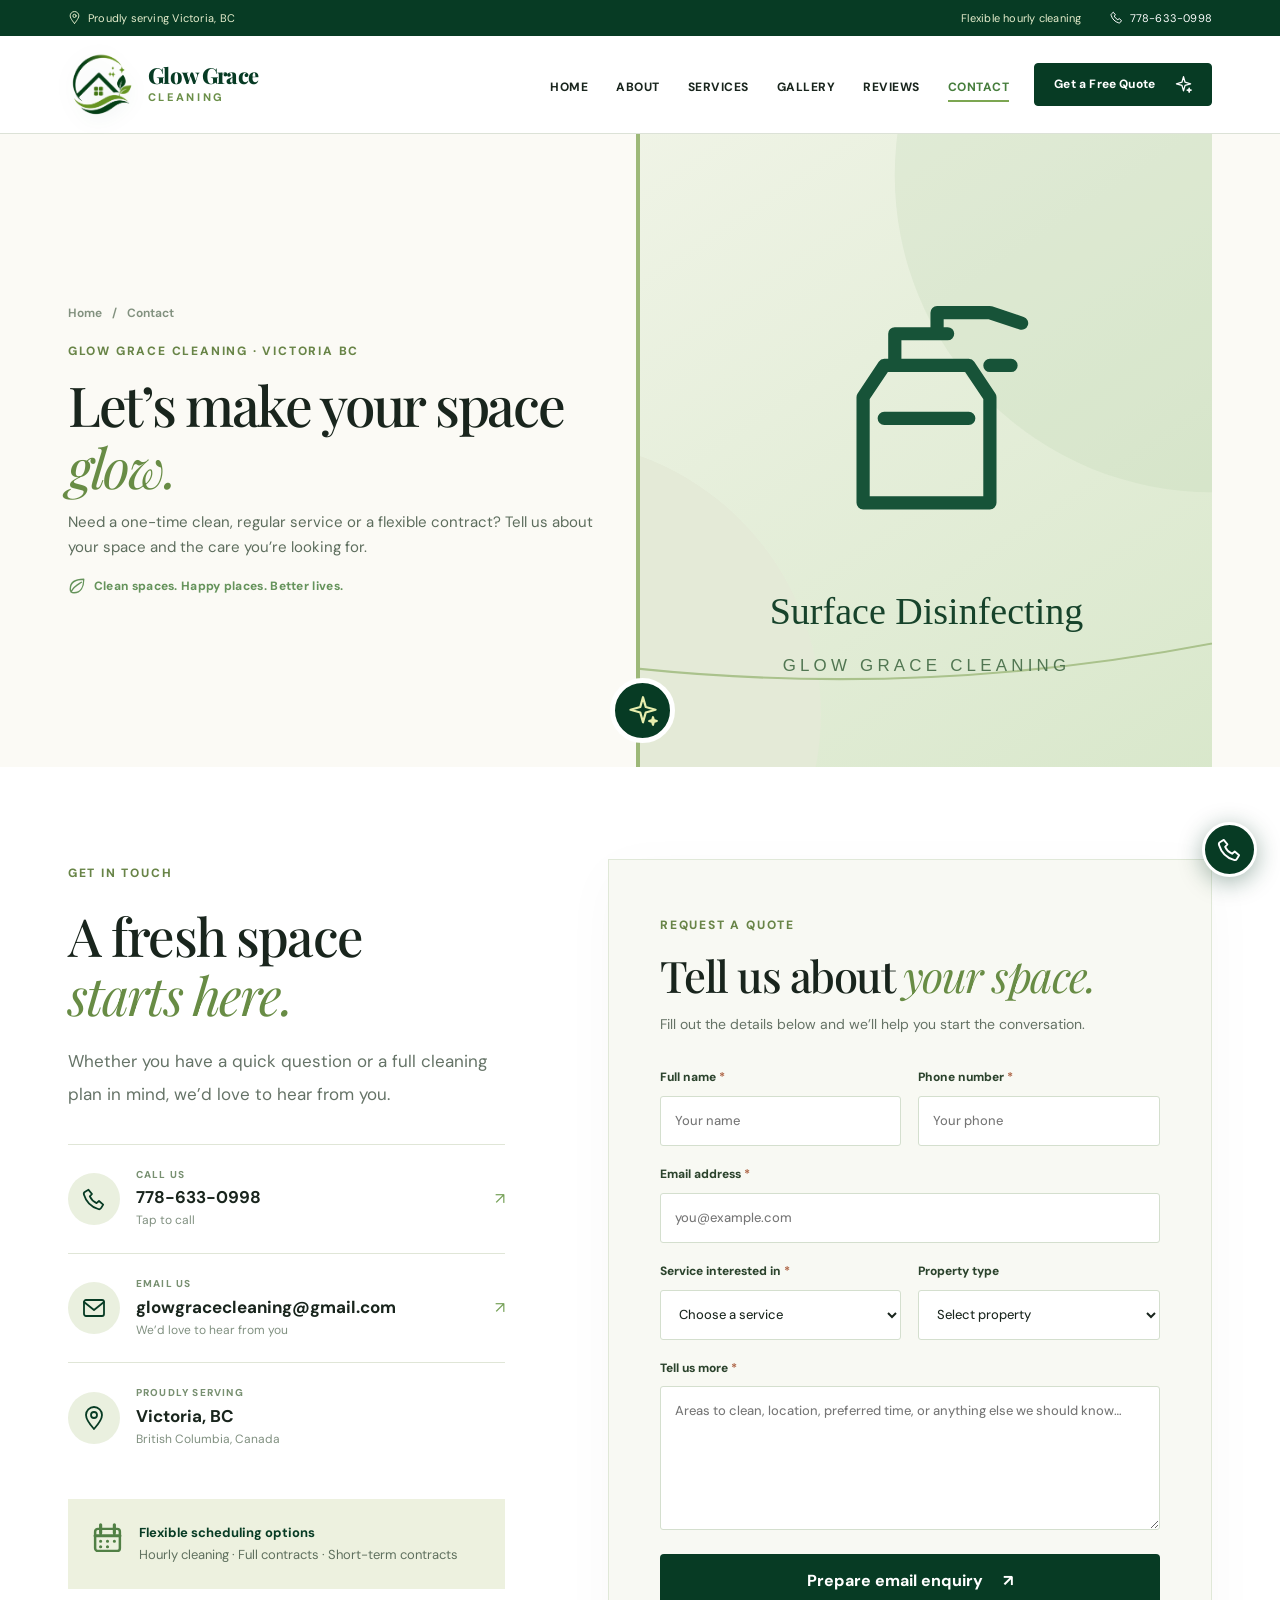
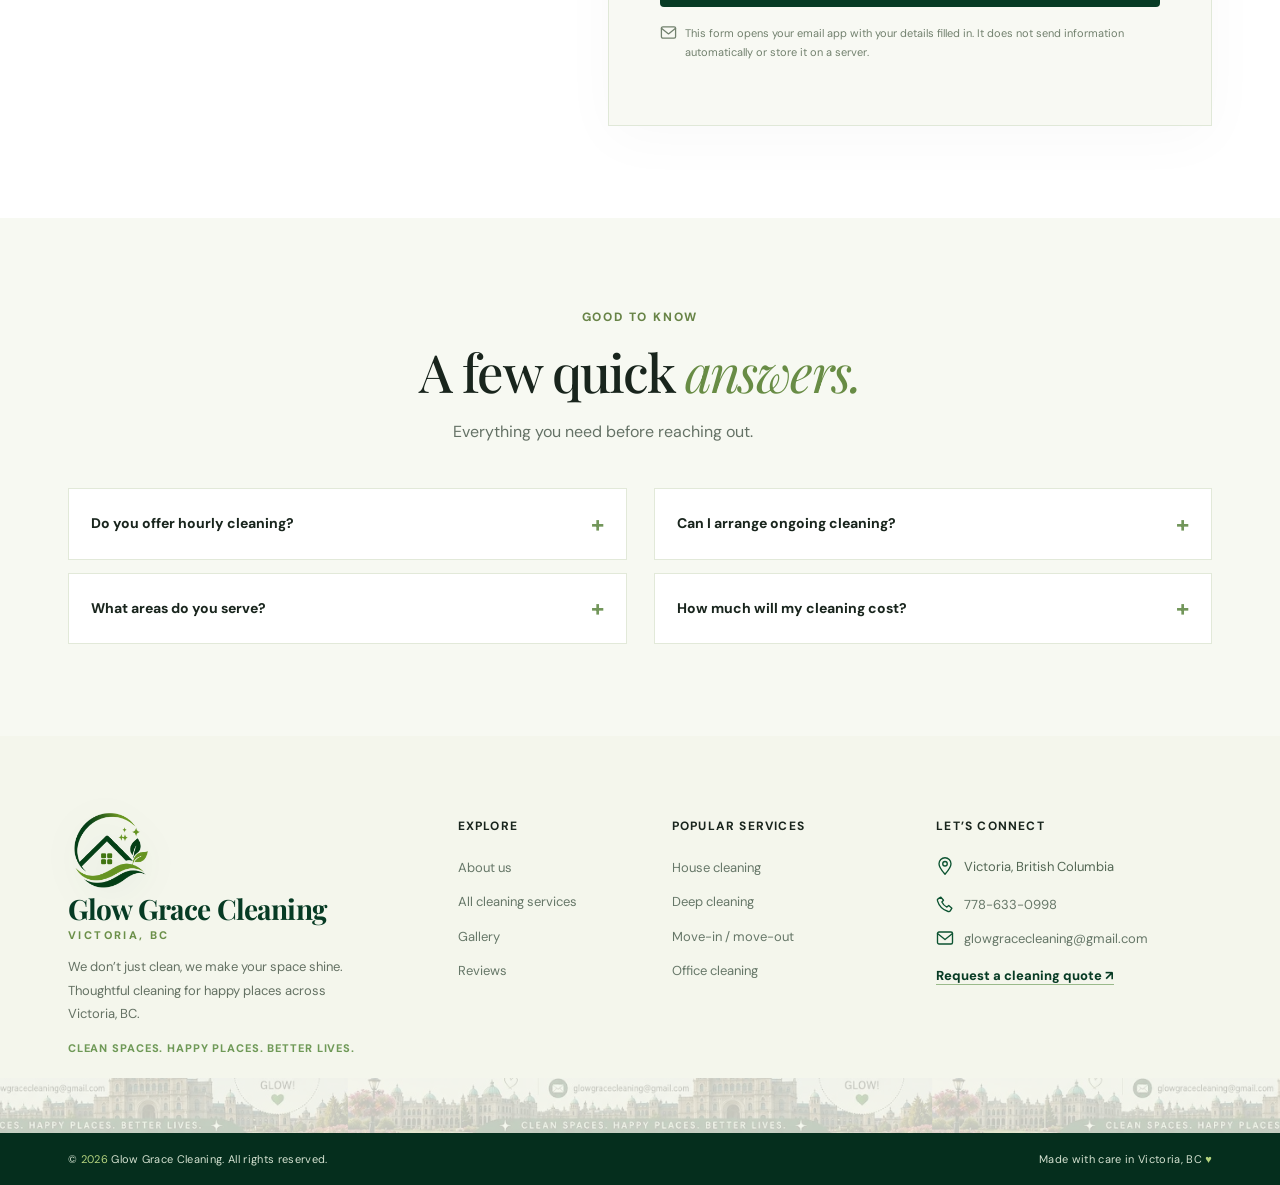
<file: contact.html>
<!doctype html><html lang="en-CA"><head><meta charset="utf-8"><meta name="viewport" content="width=device-width, initial-scale=1"><meta name="theme-color" content="#073b24"><meta name="description" content="Call Glow Grace Cleaning at 778-633-0998 or email glowgracecleaning@gmail.com for home and office cleaning in Victoria, BC."><title>Contact &amp; Request a Quote | Glow Grace Cleaning — Victoria, BC</title><link rel="icon" type="image/svg+xml" href="assets/favicon.svg"><link rel="preconnect" href="https://images.pexels.com" crossorigin><link rel="stylesheet" href="assets/style.css?v=20261121-unified-hero-01"><script src="assets/main.js" defer></script></head><body><svg aria-hidden="true" class="svg-defs" xmlns="http://www.w3.org/2000/svg">
<defs>
<symbol id="i-clock" viewbox="0 0 24 24"><circle cx="12" cy="12" r="10"></circle><path d="M12 5v7l5 3"></path></symbol>
<symbol id="i-calendar" viewbox="0 0 24 24"><rect height="16" rx="2" width="18" x="3" y="5"></rect><path d="M7 2v6M17 2v6M3 10h18M7 14h.01M12 14h.01M17 14h.01M7 18h.01M12 18h.01" stroke-linecap="round" stroke-width="2.3"></path></symbol>
<symbol id="i-house" viewbox="0 0 24 24"><path d="m2 11 10-8 10 8M5 10v11h14V10M10 21v-8h4v8"></path></symbol>
<symbol id="i-building" viewbox="0 0 24 24"><rect height="17" width="10" x="3" y="4"></rect><path d="M7 7v2M10 7v2M7 12v2M10 12v2M7 17v2M13 10h8v11h-8M16 13v2M19 13v2M16 18v3"></path></symbol>
<symbol id="i-bed" viewbox="0 0 24 24"><rect height="7" rx="1.5" width="18" x="3" y="11"></rect><path d="M3 14V7M21 14V7M5 11V8h6v3M13 11V8h6v3M4 18v3M20 18v3"></path></symbol>
<symbol id="i-sofa" viewbox="0 0 24 24"><path d="M5 12V8c0-2 1-3 3-3h8c2 0 3 1 3 3v4M4 12c-2 0-2 2-2 3v3h20v-3c0-2 0-3-2-3M5 18v2M19 18v2M7 12h10"></path></symbol>
<symbol id="i-kitchen" viewbox="0 0 24 24"><path d="M3 7h18v14H3zM3 12h18M8 7v14M8 11h.1M13 15h5M13 18h5M6 3v2M13 3v2M19 3v2"></path></symbol>
<symbol id="i-bath" viewbox="0 0 24 24"><path d="M6 4h7v4H6zM9 8v6M4 14h10v6H4zM7 20v2M12 20v2M18 9c0 3 3 5 3 7a3 3 0 0 1-6 0c0-2 3-4 3-7"></path></symbol>
<symbol id="i-window" viewbox="0 0 24 24"><path d="M3 2h18v20H3zM12 2v20M3 12h18M6 5h3M15 5h3"></path></symbol>
<symbol id="i-feather" viewbox="0 0 24 24"><path d="M20 3C10 3 5 7 6 16l-3 5M7 17C10 17 17 12 20 3M9 13l-2-4M13 10l-1-5M11 14l5 1"></path></symbol>
<symbol id="i-vacuum" viewbox="0 0 24 24"><path d="M4 19h9M6 19v-5c0-3 3-3 3 0v1M10 15c2 0 2-2 2-3V8a5 5 0 0 1 10 0v9M18 17h5v4h-8v-4zM12 5 9 2"></path></symbol>
<symbol id="i-mop" viewbox="0 0 24 24"><path d="m18 2-8 15M11 17l-2 5M8 16l-5 6M13 18l-1 4M7 15l-4 4M11 13l5 3"></path></symbol>
<symbol id="i-trash" viewbox="0 0 24 24"><path d="M4 7h16M9 7V4h6v3M6 7l1 14h10l1-14M10 11v7M14 11v7"></path></symbol>
<symbol id="i-laundry" viewbox="0 0 24 24"><path d="M3 12h18l-2 9H5zM3 12l5-7h8l5 7M9 5V3h6v2M7 15h10M8 18h8"></path></symbol>
<symbol id="i-spray" viewbox="0 0 24 24"><path d="M8 8h8l2 3v10H6V11zM9 8V5h5M13 5V3h5M18 3l3 1M18 8h2M8 13h8"></path></symbol>
<symbol id="i-door" viewbox="0 0 24 24"><rect height="20" width="14" x="5" y="2"></rect><path d="M9 2v20M12 13h.01M2 22h20"></path></symbol>
<symbol id="i-box" viewbox="0 0 24 24"><path d="m12 2 9 5-9 5-9-5zM3 7v10l9 5 9-5V7M12 12v10M7 5l9 5M17 5l-9 5"></path></symbol>
<symbol id="i-sparkle" viewbox="0 0 24 24"><path d="m12 1 2.2 7.8L22 11l-7.8 2.2L12 21l-2.2-7.8L2 11l7.8-2.2L12 1zM20 17l.6 2.2L23 20l-2.4.8L20 23l-.6-2.2L17 20l2.4-.8L20 17z"></path></symbol>
<symbol id="i-chair" viewbox="0 0 24 24"><path d="M7 3h10v11H7zM5 15h14v3H5zM7 18l-2 4M17 18l2 4M12 18v4M3 12h4M17 12h4"></path></symbol>
<symbol id="i-shield" viewbox="0 0 24 24"><path d="M12 2 21 6v6c0 6-4 8-9 10-5-2-9-4-9-10V6zM8 12l3 3 5-6"></path></symbol>
<symbol id="i-leaf" viewbox="0 0 24 24"><path d="M21 3C10 3 3 7 3 16c0 3 2 5 5 5 9 0 13-8 13-18ZM4 20c4-8 9-10 14-13"></path></symbol>
<symbol id="i-team" viewbox="0 0 24 24"><circle cx="12" cy="6" r="3"></circle><circle cx="4.5" cy="8" r="2.2"></circle><circle cx="19.5" cy="8" r="2.2"></circle><path d="M6 20v-5c0-3 2-4 6-4s6 1 6 4v5zM2 20v-6c0-1 .5-2 2.5-2M22 20v-6c0-1-.5-2-2.5-2"></path></symbol>
<symbol id="i-pin" viewbox="0 0 24 24"><path d="M12 23S4 14 4 9a8 8 0 0 1 16 0c0 5-8 14-8 14z"></path><circle cx="12" cy="9" r="3"></circle></symbol>
<symbol id="i-phone" viewbox="0 0 24 24"><path d="M6.5 2.8 10 7l-2.2 2.4c1.4 3 3.7 5.3 6.7 6.7L17 14l4.2 3.6-2 3.3c-.6 1-2 1.5-3 1.1-7-2.1-12.1-7.2-14.2-14.2-.4-1 .1-2.4 1.1-3z"></path></symbol>
<symbol id="i-mail" viewbox="0 0 24 24"><rect height="16" rx="2" width="20" x="2" y="4"></rect><path d="m2 6 10 8 10-8"></path></symbol>
</defs></svg><a class="skip-link" href="#main">Skip to main content</a><div class="topline"><div class="container topline-inner"><span><svg class="" aria-hidden="true" focusable="false"><use href="#i-pin"></use></svg> Proudly serving Victoria, BC</span><div class="topline-right"><span>Flexible hourly cleaning</span><a href="tel:+17786330998"><svg class="" aria-hidden="true" focusable="false"><use href="#i-phone"></use></svg> 778-633-0998</a></div></div></div>
 <header class="site-header" id="site-header"><div class="container header-inner">
 <a class="brand brand-lockup" href="index.html" aria-label="Glow Grace Cleaning — Home"><img src="assets/logo-transparent.png" alt="Glow Grace Cleaning logo" width="68" height="68"><span class="brand-text"><strong>Glow Grace</strong><small>Cleaning</small></span></a>
 <nav class="desktop-nav" aria-label="Main navigation"><a href="index.html" class="nav-link" >Home</a><a href="about.html" class="nav-link" >About</a><a href="services.html" class="nav-link" >Services</a><a href="gallery.html" class="nav-link" >Gallery</a><a href="reviews.html" class="nav-link" >Reviews</a><a href="contact.html" class="nav-link active" aria-current="page">Contact</a></nav>
 <div class="header-actions"><a class="button button-small button-primary nav-cta" href="contact.html#quote">Get a Free Quote <svg class="" aria-hidden="true" focusable="false"><use href="#i-sparkle"></use></svg></a>
 <button class="menu-toggle" type="button" aria-label="Open navigation" aria-controls="mobile-navigation" aria-expanded="false"><span></span><span></span><span></span></button></div>
 </div><nav id="mobile-navigation" class="mobile-nav" aria-label="Mobile navigation"><a href="index.html" class="nav-link" >Home</a><a href="about.html" class="nav-link" >About</a><a href="services.html" class="nav-link" >Services</a><a href="gallery.html" class="nav-link" >Gallery</a><a href="reviews.html" class="nav-link" >Reviews</a><a href="contact.html" class="nav-link active" aria-current="page">Contact</a><a class="button button-primary" href="contact.html#quote">Request a Quote</a></nav></header><main id="main"><section class="page-hero"><div class="container page-hero-inner"><div class="page-hero-copy"><nav class="breadcrumb" aria-label="Breadcrumb"><a href="index.html">Home</a><span aria-hidden="true">/</span><span>Contact</span></nav><span class="eyebrow">GLOW GRACE CLEANING · VICTORIA BC</span><h1>Let’s make your space <em>glow.</em></h1><p>Need a one-time clean, regular service or a flexible contract? Tell us about your space and the care you’re looking for.</p><div class="hero-little-leaf"><svg class="" aria-hidden="true" focusable="false"><use href="#i-leaf"></use></svg> Clean spaces. Happy places. Better lives.</div></div><div class="page-hero-media"><img class="page-hero-image" src="https://images.pexels.com/photos/9462229/pexels-photo-9462229.jpeg?auto=compress&amp;cs=tinysrgb&amp;w=1250" alt="Hands carefully cleaning a home surface" loading="eager" decoding="async" onerror="this.onerror=null;this.src='assets/fallback-9462229.svg';this.classList.add('image-fallback')"><div class="page-hero-deco" aria-hidden="true"><svg class="" aria-hidden="true" focusable="false"><use href="#i-sparkle"></use></svg></div></div></div></section><section class="section contact-main"><div class="container contact-layout"><div class="contact-information"><span class="eyebrow">GET IN TOUCH</span><h2 class="display-heading">A fresh space<br><em>starts here.</em></h2><p>Whether you have a quick question or a full cleaning plan in mind, we’d love to hear from you.</p><div class="contact-methods"><a href="tel:+17786330998"><span><svg class="" aria-hidden="true" focusable="false"><use href="#i-phone"></use></svg></span><div><small>CALL US</small><strong>778-633-0998</strong><em>Tap to call</em></div><b>↗</b></a><a href="mailto:glowgracecleaning@gmail.com"><span><svg class="" aria-hidden="true" focusable="false"><use href="#i-mail"></use></svg></span><div><small>EMAIL US</small><strong>glowgracecleaning@gmail.com</strong><em>We’d love to hear from you</em></div><b>↗</b></a><div class="static-contact"><span><svg class="" aria-hidden="true" focusable="false"><use href="#i-pin"></use></svg></span><div><small>PROUDLY SERVING</small><strong>Victoria, BC</strong><em>British Columbia, Canada</em></div></div></div><div class="contact-callout"><svg class="" aria-hidden="true" focusable="false"><use href="#i-calendar"></use></svg> <p><strong>Flexible scheduling options</strong><br>Hourly cleaning · Full contracts · Short-term contracts</p></div></div><div class="form-card" id="quote"><div class="form-intro"><span class="eyebrow">REQUEST A QUOTE</span><h2>Tell us about <em>your space.</em></h2><p>Fill out the details below and we’ll help you start the conversation.</p></div><form id="quote-form"><div class="form-row"><label>Full name <span>*</span><input type="text" name="name" autocomplete="name" placeholder="Your name" required maxlength="100"></label><label>Phone number <span>*</span><input type="tel" name="phone" autocomplete="tel" placeholder="Your phone" required maxlength="45"></label></div><label>Email address <span>*</span><input type="email" name="email" autocomplete="email" placeholder="you@example.com" required maxlength="120"></label><div class="form-row"><label>Service interested in <span>*</span><select name="service" id="requested-service" required><option value="">Choose a service</option><option value="regular-house-cleaning">Regular House Cleaning</option><option value="apartment-cleaning">Apartment Cleaning</option><option value="bedroom-cleaning">Bedroom Cleaning</option><option value="living-room-cleaning">Living Room Cleaning</option><option value="kitchen-cleaning">Kitchen Cleaning</option><option value="bathroom-toilet-sanitizing">Bathroom &amp; Toilet Sanitizing</option><option value="window-glass-cleaning">Window &amp; Glass Cleaning</option><option value="dusting-all-surfaces">Dusting All Surfaces</option><option value="vacuuming-carpets-rugs">Vacuuming Carpets &amp; Rugs</option><option value="mopping-floor">Mopping Floor</option><option value="garbage-removal">Garbage Removal</option><option value="laundry-folding">Laundry Folding</option><option value="bed-making">Bed Making</option><option value="surface-disinfecting">Surface Disinfecting</option><option value="door-baseboard-wiping">Door &amp; Baseboard Wiping</option><option value="move-in-move-out-cleaning">Move-In / Move-Out Cleaning</option><option value="deep-cleaning">Deep Cleaning</option><option value="office-cleaning">Office Cleaning</option><option value="Not sure yet">Not sure yet</option></select></label><label>Property type <select name="property"><option value="Not specified">Select property</option><option>House</option><option>Apartment / condo</option><option>Office / workspace</option><option>Other</option></select></label></div><label>Tell us more <span>*</span><textarea name="message" rows="5" required placeholder="Areas to clean, location, preferred time, or anything else we should know…" maxlength="2000"></textarea></label><button type="submit" class="button button-primary button-submit">Prepare email enquiry <span>↗</span></button><p class="form-note"><svg class="" aria-hidden="true" focusable="false"><use href="#i-mail"></use></svg> This form opens your email app with your details filled in. It does not send information automatically or store it on a server.</p><p id="form-message" class="form-status" role="status" aria-live="polite"></p></form></div></div></section>
<section class="section section-soft contact-faq"><div class="container"><div class="section-heading center"><span class="eyebrow">Good to know</span><h2>A few quick <em>answers.</em></h2><p>Everything you need before reaching out.</p></div><div class="faq-grid"><details><summary>Do you offer hourly cleaning?<span>+</span></summary><p>Yes. Hourly-based cleaning is one of the options shown in our service information. Contact us to discuss what you need.</p></details><details><summary>Can I arrange ongoing cleaning?<span>+</span></summary><p>Glow Grace also offers full or short-term contract arrangements for homes, apartments and offices.</p></details><details><summary>What areas do you serve?<span>+</span></summary><p>Victoria, British Columbia is the listed service location. Please contact us to confirm availability at your address.</p></details><details><summary>How much will my cleaning cost?<span>+</span></summary><p>Prices are not listed because the scope and time vary. Call or email us with your property and cleaning needs to request a quote.</p></details></div></div></section></main><footer class="site-footer"><div class="footer-main"><div class="container footer-columns">
 <div class="footer-brand"><a class="footer-brand-lockup" href="index.html" aria-label="Glow Grace Cleaning home"><img src="assets/logo-transparent.png" width="86" height="86" alt="Glow Grace Cleaning logo"><span class="footer-brand-text"><strong>Glow Grace Cleaning</strong><small>Victoria, BC</small></span></a><p>We don’t just clean, we make your space shine. Thoughtful cleaning for happy places across Victoria, BC.</p><p class="footer-micro">Clean spaces. Happy places. Better lives.</p></div>
 <div><h3>Explore</h3><a href="about.html">About us</a><a href="services.html">All cleaning services</a><a href="gallery.html">Gallery</a><a href="reviews.html">Reviews</a></div>
 <div><h3>Popular services</h3><a href="services.html#regular-house-cleaning">House cleaning</a><a href="services.html#deep-cleaning">Deep cleaning</a><a href="services.html#move-in-move-out-cleaning">Move-in / move-out</a><a href="services.html#office-cleaning">Office cleaning</a></div>
 <div><h3>Let’s connect</h3><p class="footer-contact"><svg class="" aria-hidden="true" focusable="false"><use href="#i-pin"></use></svg> Victoria, British Columbia</p><a class="footer-contact" href="tel:+17786330998"><svg class="" aria-hidden="true" focusable="false"><use href="#i-phone"></use></svg> 778-633-0998</a><a class="footer-contact footer-email" href="mailto:glowgracecleaning@gmail.com"><svg class="" aria-hidden="true" focusable="false"><use href="#i-mail"></use></svg> glowgracecleaning@gmail.com</a><a href="contact.html" class="footer-contact-link">Request a cleaning quote ↗</a></div>
 </div></div><div class="footer-bottom"><div class="container footer-bottom-inner"><span>© <span data-year>2026</span> Glow Grace Cleaning. All rights reserved.</span><span>Made with care in Victoria, BC <span aria-hidden="true">♥</span></span></div></div></footer>
 <a class="floating-call" href="tel:+17786330998" aria-label="Call Glow Grace Cleaning"><svg class="" aria-hidden="true" focusable="false"><use href="#i-phone"></use></svg></a></body></html>
</file>
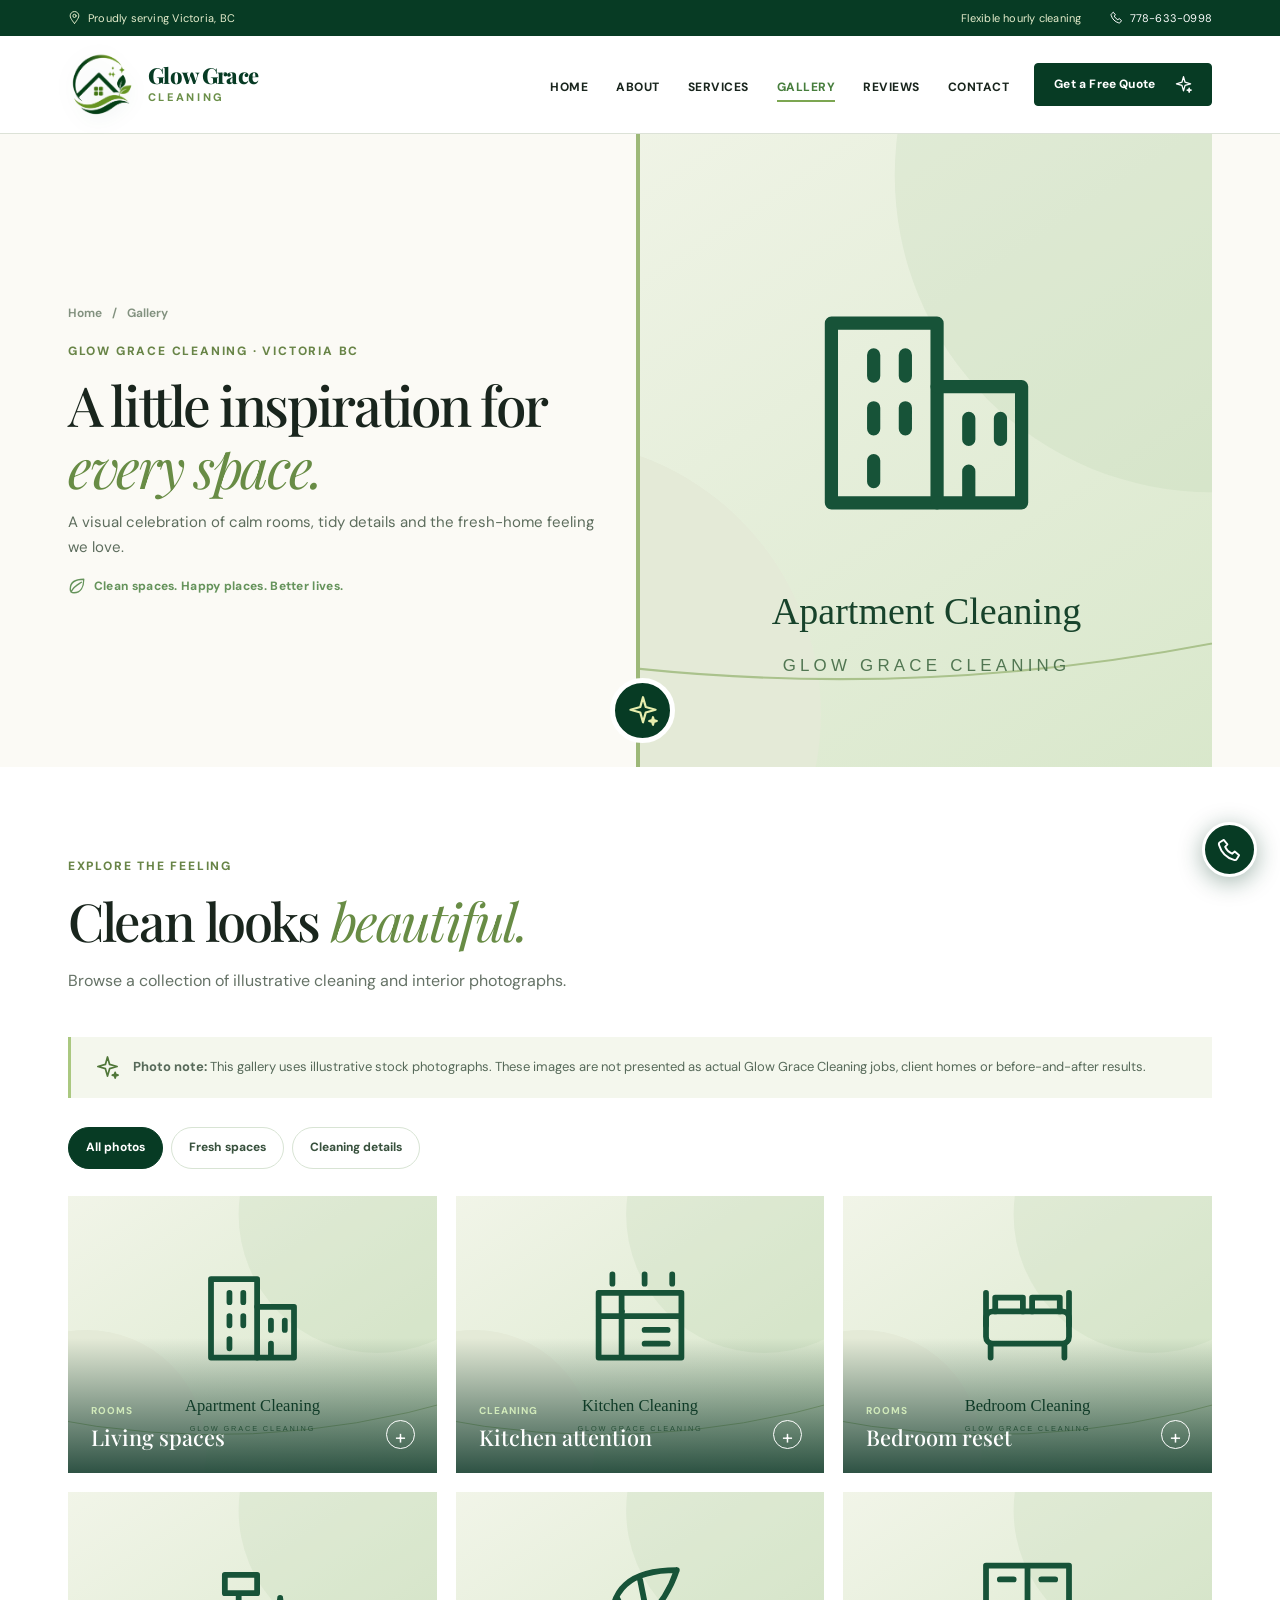
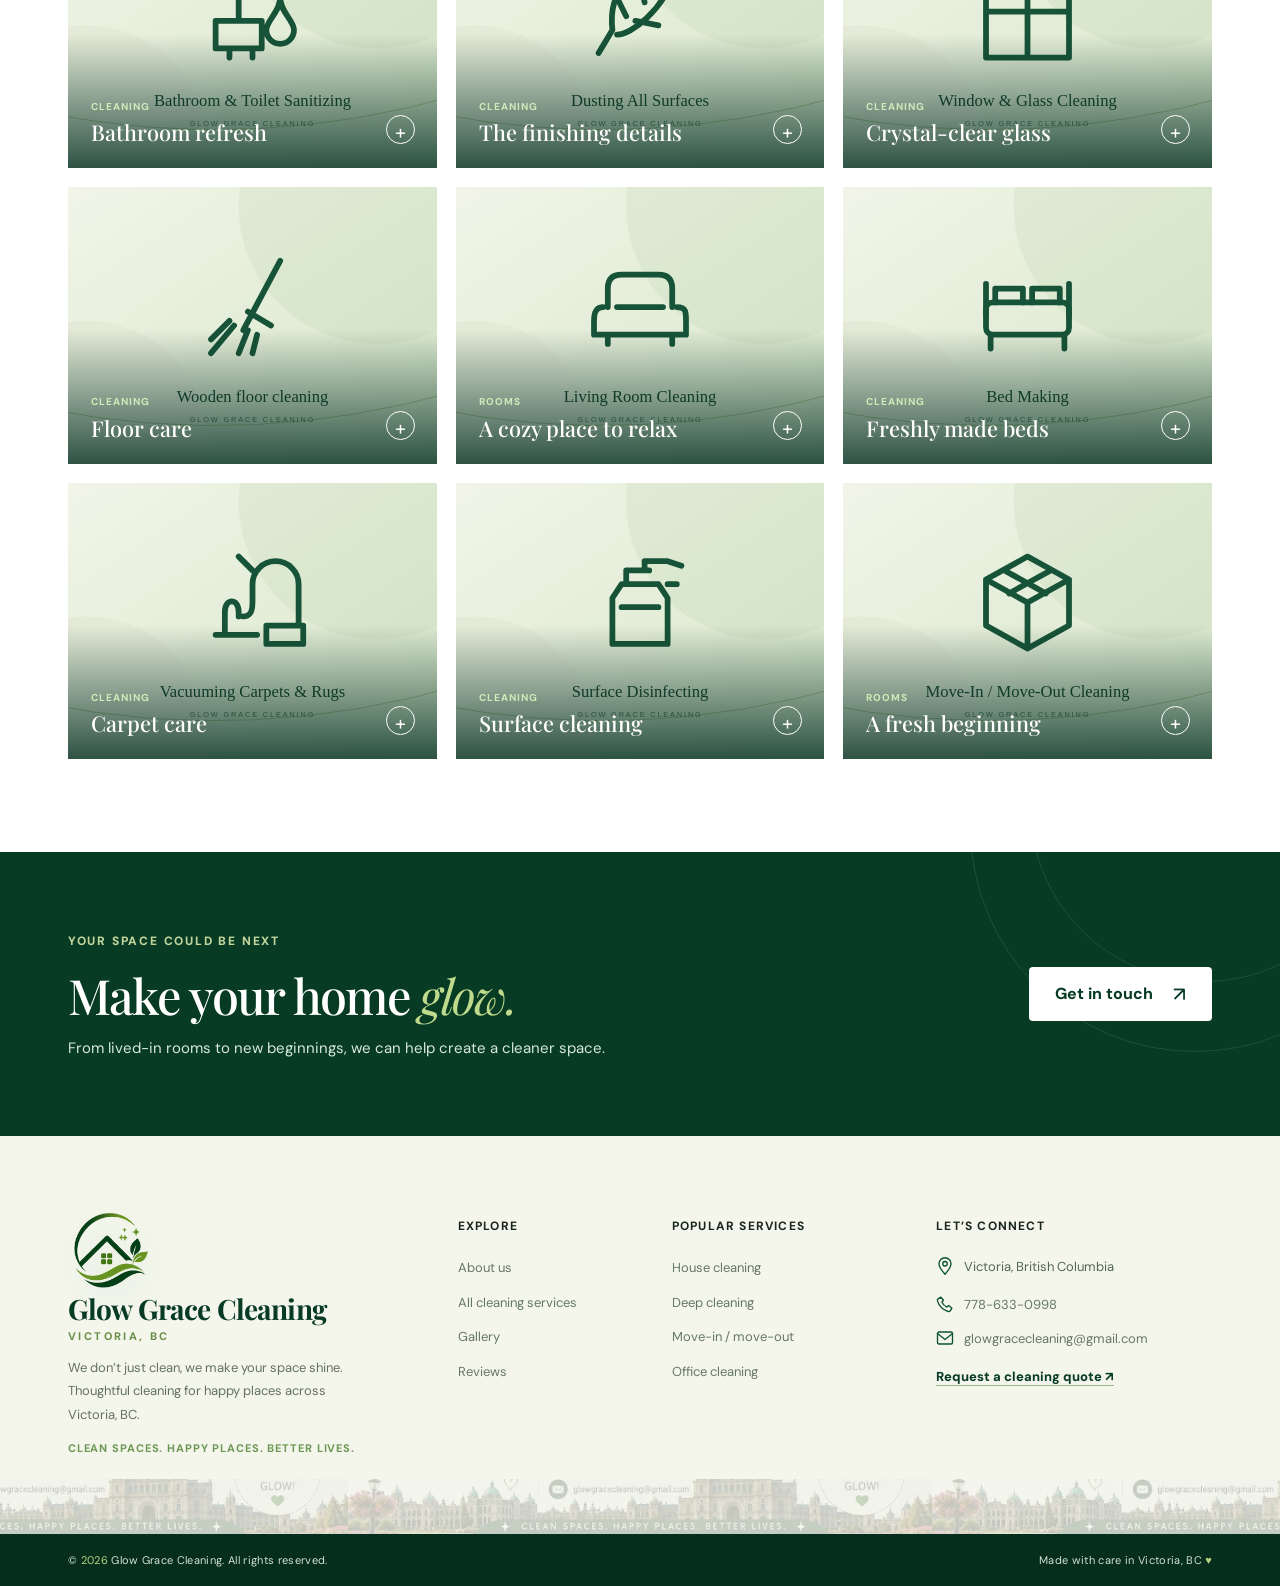
<file: gallery.html>
<!doctype html><html lang="en-CA"><head><meta charset="utf-8"><meta name="viewport" content="width=device-width, initial-scale=1"><meta name="theme-color" content="#073b24"><meta name="description" content="Illustrative cleaning inspiration and beautiful home interiors from Glow Grace Cleaning in Victoria, BC."><title>Gallery | Glow Grace Cleaning — Victoria, BC</title><link rel="icon" type="image/svg+xml" href="assets/favicon.svg"><link rel="preconnect" href="https://images.pexels.com" crossorigin><link rel="stylesheet" href="assets/style.css?v=20261121-unified-hero-01"><script src="assets/main.js" defer></script></head><body><svg aria-hidden="true" class="svg-defs" xmlns="http://www.w3.org/2000/svg">
<defs>
<symbol id="i-clock" viewbox="0 0 24 24"><circle cx="12" cy="12" r="10"></circle><path d="M12 5v7l5 3"></path></symbol>
<symbol id="i-calendar" viewbox="0 0 24 24"><rect height="16" rx="2" width="18" x="3" y="5"></rect><path d="M7 2v6M17 2v6M3 10h18M7 14h.01M12 14h.01M17 14h.01M7 18h.01M12 18h.01" stroke-linecap="round" stroke-width="2.3"></path></symbol>
<symbol id="i-house" viewbox="0 0 24 24"><path d="m2 11 10-8 10 8M5 10v11h14V10M10 21v-8h4v8"></path></symbol>
<symbol id="i-building" viewbox="0 0 24 24"><rect height="17" width="10" x="3" y="4"></rect><path d="M7 7v2M10 7v2M7 12v2M10 12v2M7 17v2M13 10h8v11h-8M16 13v2M19 13v2M16 18v3"></path></symbol>
<symbol id="i-bed" viewbox="0 0 24 24"><rect height="7" rx="1.5" width="18" x="3" y="11"></rect><path d="M3 14V7M21 14V7M5 11V8h6v3M13 11V8h6v3M4 18v3M20 18v3"></path></symbol>
<symbol id="i-sofa" viewbox="0 0 24 24"><path d="M5 12V8c0-2 1-3 3-3h8c2 0 3 1 3 3v4M4 12c-2 0-2 2-2 3v3h20v-3c0-2 0-3-2-3M5 18v2M19 18v2M7 12h10"></path></symbol>
<symbol id="i-kitchen" viewbox="0 0 24 24"><path d="M3 7h18v14H3zM3 12h18M8 7v14M8 11h.1M13 15h5M13 18h5M6 3v2M13 3v2M19 3v2"></path></symbol>
<symbol id="i-bath" viewbox="0 0 24 24"><path d="M6 4h7v4H6zM9 8v6M4 14h10v6H4zM7 20v2M12 20v2M18 9c0 3 3 5 3 7a3 3 0 0 1-6 0c0-2 3-4 3-7"></path></symbol>
<symbol id="i-window" viewbox="0 0 24 24"><path d="M3 2h18v20H3zM12 2v20M3 12h18M6 5h3M15 5h3"></path></symbol>
<symbol id="i-feather" viewbox="0 0 24 24"><path d="M20 3C10 3 5 7 6 16l-3 5M7 17C10 17 17 12 20 3M9 13l-2-4M13 10l-1-5M11 14l5 1"></path></symbol>
<symbol id="i-vacuum" viewbox="0 0 24 24"><path d="M4 19h9M6 19v-5c0-3 3-3 3 0v1M10 15c2 0 2-2 2-3V8a5 5 0 0 1 10 0v9M18 17h5v4h-8v-4zM12 5 9 2"></path></symbol>
<symbol id="i-mop" viewbox="0 0 24 24"><path d="m18 2-8 15M11 17l-2 5M8 16l-5 6M13 18l-1 4M7 15l-4 4M11 13l5 3"></path></symbol>
<symbol id="i-trash" viewbox="0 0 24 24"><path d="M4 7h16M9 7V4h6v3M6 7l1 14h10l1-14M10 11v7M14 11v7"></path></symbol>
<symbol id="i-laundry" viewbox="0 0 24 24"><path d="M3 12h18l-2 9H5zM3 12l5-7h8l5 7M9 5V3h6v2M7 15h10M8 18h8"></path></symbol>
<symbol id="i-spray" viewbox="0 0 24 24"><path d="M8 8h8l2 3v10H6V11zM9 8V5h5M13 5V3h5M18 3l3 1M18 8h2M8 13h8"></path></symbol>
<symbol id="i-door" viewbox="0 0 24 24"><rect height="20" width="14" x="5" y="2"></rect><path d="M9 2v20M12 13h.01M2 22h20"></path></symbol>
<symbol id="i-box" viewbox="0 0 24 24"><path d="m12 2 9 5-9 5-9-5zM3 7v10l9 5 9-5V7M12 12v10M7 5l9 5M17 5l-9 5"></path></symbol>
<symbol id="i-sparkle" viewbox="0 0 24 24"><path d="m12 1 2.2 7.8L22 11l-7.8 2.2L12 21l-2.2-7.8L2 11l7.8-2.2L12 1zM20 17l.6 2.2L23 20l-2.4.8L20 23l-.6-2.2L17 20l2.4-.8L20 17z"></path></symbol>
<symbol id="i-chair" viewbox="0 0 24 24"><path d="M7 3h10v11H7zM5 15h14v3H5zM7 18l-2 4M17 18l2 4M12 18v4M3 12h4M17 12h4"></path></symbol>
<symbol id="i-shield" viewbox="0 0 24 24"><path d="M12 2 21 6v6c0 6-4 8-9 10-5-2-9-4-9-10V6zM8 12l3 3 5-6"></path></symbol>
<symbol id="i-leaf" viewbox="0 0 24 24"><path d="M21 3C10 3 3 7 3 16c0 3 2 5 5 5 9 0 13-8 13-18ZM4 20c4-8 9-10 14-13"></path></symbol>
<symbol id="i-team" viewbox="0 0 24 24"><circle cx="12" cy="6" r="3"></circle><circle cx="4.5" cy="8" r="2.2"></circle><circle cx="19.5" cy="8" r="2.2"></circle><path d="M6 20v-5c0-3 2-4 6-4s6 1 6 4v5zM2 20v-6c0-1 .5-2 2.5-2M22 20v-6c0-1-.5-2-2.5-2"></path></symbol>
<symbol id="i-pin" viewbox="0 0 24 24"><path d="M12 23S4 14 4 9a8 8 0 0 1 16 0c0 5-8 14-8 14z"></path><circle cx="12" cy="9" r="3"></circle></symbol>
<symbol id="i-phone" viewbox="0 0 24 24"><path d="M6.5 2.8 10 7l-2.2 2.4c1.4 3 3.7 5.3 6.7 6.7L17 14l4.2 3.6-2 3.3c-.6 1-2 1.5-3 1.1-7-2.1-12.1-7.2-14.2-14.2-.4-1 .1-2.4 1.1-3z"></path></symbol>
<symbol id="i-mail" viewbox="0 0 24 24"><rect height="16" rx="2" width="20" x="2" y="4"></rect><path d="m2 6 10 8 10-8"></path></symbol>
</defs></svg><a class="skip-link" href="#main">Skip to main content</a><div class="topline"><div class="container topline-inner"><span><svg class="" aria-hidden="true" focusable="false"><use href="#i-pin"></use></svg> Proudly serving Victoria, BC</span><div class="topline-right"><span>Flexible hourly cleaning</span><a href="tel:+17786330998"><svg class="" aria-hidden="true" focusable="false"><use href="#i-phone"></use></svg> 778-633-0998</a></div></div></div>
 <header class="site-header" id="site-header"><div class="container header-inner">
 <a class="brand brand-lockup" href="index.html" aria-label="Glow Grace Cleaning — Home"><img src="assets/logo-transparent.png" alt="Glow Grace Cleaning logo" width="68" height="68"><span class="brand-text"><strong>Glow Grace</strong><small>Cleaning</small></span></a>
 <nav class="desktop-nav" aria-label="Main navigation"><a href="index.html" class="nav-link" >Home</a><a href="about.html" class="nav-link" >About</a><a href="services.html" class="nav-link" >Services</a><a href="gallery.html" class="nav-link active" aria-current="page">Gallery</a><a href="reviews.html" class="nav-link" >Reviews</a><a href="contact.html" class="nav-link" >Contact</a></nav>
 <div class="header-actions"><a class="button button-small button-primary nav-cta" href="contact.html#quote">Get a Free Quote <svg class="" aria-hidden="true" focusable="false"><use href="#i-sparkle"></use></svg></a>
 <button class="menu-toggle" type="button" aria-label="Open navigation" aria-controls="mobile-navigation" aria-expanded="false"><span></span><span></span><span></span></button></div>
 </div><nav id="mobile-navigation" class="mobile-nav" aria-label="Mobile navigation"><a href="index.html" class="nav-link" >Home</a><a href="about.html" class="nav-link" >About</a><a href="services.html" class="nav-link" >Services</a><a href="gallery.html" class="nav-link active" aria-current="page">Gallery</a><a href="reviews.html" class="nav-link" >Reviews</a><a href="contact.html" class="nav-link" >Contact</a><a class="button button-primary" href="contact.html#quote">Request a Quote</a></nav></header><main id="main"><section class="page-hero"><div class="container page-hero-inner"><div class="page-hero-copy"><nav class="breadcrumb" aria-label="Breadcrumb"><a href="index.html">Home</a><span aria-hidden="true">/</span><span>Gallery</span></nav><span class="eyebrow">GLOW GRACE CLEANING · VICTORIA BC</span><h1>A little inspiration for <em>every space.</em></h1><p>A visual celebration of calm rooms, tidy details and the fresh-home feeling we love.</p><div class="hero-little-leaf"><svg class="" aria-hidden="true" focusable="false"><use href="#i-leaf"></use></svg> Clean spaces. Happy places. Better lives.</div></div><div class="page-hero-media"><img class="page-hero-image" src="https://images.pexels.com/photos/5825398/pexels-photo-5825398.jpeg?auto=compress&amp;cs=tinysrgb&amp;w=1250" alt="Elegant light living room and sofa" loading="eager" decoding="async" onerror="this.onerror=null;this.src='assets/fallback-5825398.svg';this.classList.add('image-fallback')"><div class="page-hero-deco" aria-hidden="true"><svg class="" aria-hidden="true" focusable="false"><use href="#i-sparkle"></use></svg></div></div></div></section><section class="section gallery-main"><div class="container"><div class="section-heading"><span class="eyebrow">Explore the feeling</span><h2>Clean looks <em>beautiful.</em></h2><p>Browse a collection of illustrative cleaning and interior photographs.</p></div><div class="gallery-disclaimer"><svg class="" aria-hidden="true" focusable="false"><use href="#i-sparkle"></use></svg> <p><strong>Photo note:</strong> This gallery uses illustrative stock photographs. These images are not presented as actual Glow Grace Cleaning jobs, client homes or before-and-after results.</p></div><div class="filter-buttons gallery-filters" role="group" aria-label="Gallery filters"><button type="button" class="gallery-filter active" data-gallery-filter="All" aria-pressed="true">All photos</button><button type="button" class="gallery-filter" data-gallery-filter="Rooms" aria-pressed="false">Fresh spaces</button><button type="button" class="gallery-filter" data-gallery-filter="Cleaning" aria-pressed="false">Cleaning details</button></div><div class="gallery-grid"><button class="gallery-item" type="button" data-gallery-category="Rooms" data-image="https://images.pexels.com/photos/5825398/pexels-photo-5825398.jpeg?auto=compress&cs=tinysrgb&w=1300" data-caption="Living spaces" aria-label="Enlarge: Living spaces"><img class="gallery-image" src="https://images.pexels.com/photos/5825398/pexels-photo-5825398.jpeg?auto=compress&amp;cs=tinysrgb&amp;w=960" alt="Beautifully refreshed living room" loading="lazy" decoding="async" onerror="this.onerror=null;this.src='assets/fallback-5825398.svg';this.classList.add('image-fallback')"><span class="gallery-overlay"><small>Rooms</small><strong>Living spaces</strong><span class="gallery-zoom">+</span></span></button><button class="gallery-item" type="button" data-gallery-category="Cleaning" data-image="https://images.pexels.com/photos/9462746/pexels-photo-9462746.jpeg?auto=compress&cs=tinysrgb&w=1300" data-caption="Kitchen attention" aria-label="Enlarge: Kitchen attention"><img class="gallery-image" src="https://images.pexels.com/photos/9462746/pexels-photo-9462746.jpeg?auto=compress&amp;cs=tinysrgb&amp;w=960" alt="Careful kitchen countertop cleaning" loading="lazy" decoding="async" onerror="this.onerror=null;this.src='assets/fallback-9462746.svg';this.classList.add('image-fallback')"><span class="gallery-overlay"><small>Cleaning</small><strong>Kitchen attention</strong><span class="gallery-zoom">+</span></span></button><button class="gallery-item" type="button" data-gallery-category="Rooms" data-image="https://images.pexels.com/photos/9462330/pexels-photo-9462330.jpeg?auto=compress&cs=tinysrgb&w=1300" data-caption="Bedroom reset" aria-label="Enlarge: Bedroom reset"><img class="gallery-image" src="https://images.pexels.com/photos/9462330/pexels-photo-9462330.jpeg?auto=compress&amp;cs=tinysrgb&amp;w=960" alt="Freshly arranged bedroom" loading="lazy" decoding="async" onerror="this.onerror=null;this.src='assets/fallback-9462330.svg';this.classList.add('image-fallback')"><span class="gallery-overlay"><small>Rooms</small><strong>Bedroom reset</strong><span class="gallery-zoom">+</span></span></button><button class="gallery-item" type="button" data-gallery-category="Cleaning" data-image="https://images.pexels.com/photos/4239141/pexels-photo-4239141.jpeg?auto=compress&cs=tinysrgb&w=1300" data-caption="Bathroom refresh" aria-label="Enlarge: Bathroom refresh"><img class="gallery-image" src="https://images.pexels.com/photos/4239141/pexels-photo-4239141.jpeg?auto=compress&amp;cs=tinysrgb&amp;w=960" alt="Detailed bathroom mirror cleaning" loading="lazy" decoding="async" onerror="this.onerror=null;this.src='assets/fallback-4239141.svg';this.classList.add('image-fallback')"><span class="gallery-overlay"><small>Cleaning</small><strong>Bathroom refresh</strong><span class="gallery-zoom">+</span></span></button><button class="gallery-item" type="button" data-gallery-category="Cleaning" data-image="https://images.pexels.com/photos/5591951/pexels-photo-5591951.jpeg?auto=compress&cs=tinysrgb&w=1300" data-caption="The finishing details" aria-label="Enlarge: The finishing details"><img class="gallery-image" src="https://images.pexels.com/photos/5591951/pexels-photo-5591951.jpeg?auto=compress&amp;cs=tinysrgb&amp;w=960" alt="Dusting furniture and shelving" loading="lazy" decoding="async" onerror="this.onerror=null;this.src='assets/fallback-5591951.svg';this.classList.add('image-fallback')"><span class="gallery-overlay"><small>Cleaning</small><strong>The finishing details</strong><span class="gallery-zoom">+</span></span></button><button class="gallery-item" type="button" data-gallery-category="Cleaning" data-image="https://images.pexels.com/photos/4034705/pexels-photo-4034705.jpeg?auto=compress&cs=tinysrgb&w=1300" data-caption="Crystal-clear glass" aria-label="Enlarge: Crystal-clear glass"><img class="gallery-image" src="https://images.pexels.com/photos/4034705/pexels-photo-4034705.jpeg?auto=compress&amp;cs=tinysrgb&amp;w=960" alt="Cleaning glass windows" loading="lazy" decoding="async" onerror="this.onerror=null;this.src='assets/fallback-4034705.svg';this.classList.add('image-fallback')"><span class="gallery-overlay"><small>Cleaning</small><strong>Crystal-clear glass</strong><span class="gallery-zoom">+</span></span></button><button class="gallery-item" type="button" data-gallery-category="Cleaning" data-image="https://images.pexels.com/photos/9462159/pexels-photo-9462159.jpeg?auto=compress&cs=tinysrgb&w=1300" data-caption="Floor care" aria-label="Enlarge: Floor care"><img class="gallery-image" src="https://images.pexels.com/photos/9462159/pexels-photo-9462159.jpeg?auto=compress&amp;cs=tinysrgb&amp;w=960" alt="Cleaning a wooden floor" loading="lazy" decoding="async" onerror="this.onerror=null;this.src='assets/fallback-9462159.svg';this.classList.add('image-fallback')"><span class="gallery-overlay"><small>Cleaning</small><strong>Floor care</strong><span class="gallery-zoom">+</span></span></button><button class="gallery-item" type="button" data-gallery-category="Rooms" data-image="https://images.pexels.com/photos/5825564/pexels-photo-5825564.jpeg?auto=compress&cs=tinysrgb&w=1300" data-caption="A cozy place to relax" aria-label="Enlarge: A cozy place to relax"><img class="gallery-image" src="https://images.pexels.com/photos/5825564/pexels-photo-5825564.jpeg?auto=compress&amp;cs=tinysrgb&amp;w=960" alt="Comfortable living room" loading="lazy" decoding="async" onerror="this.onerror=null;this.src='assets/fallback-5825564.svg';this.classList.add('image-fallback')"><span class="gallery-overlay"><small>Rooms</small><strong>A cozy place to relax</strong><span class="gallery-zoom">+</span></span></button><button class="gallery-item" type="button" data-gallery-category="Cleaning" data-image="https://images.pexels.com/photos/9462621/pexels-photo-9462621.jpeg?auto=compress&cs=tinysrgb&w=1300" data-caption="Freshly made beds" aria-label="Enlarge: Freshly made beds"><img class="gallery-image" src="https://images.pexels.com/photos/9462621/pexels-photo-9462621.jpeg?auto=compress&amp;cs=tinysrgb&amp;w=960" alt="Bed being neatly made" loading="lazy" decoding="async" onerror="this.onerror=null;this.src='assets/fallback-9462621.svg';this.classList.add('image-fallback')"><span class="gallery-overlay"><small>Cleaning</small><strong>Freshly made beds</strong><span class="gallery-zoom">+</span></span></button><button class="gallery-item" type="button" data-gallery-category="Cleaning" data-image="https://images.pexels.com/photos/4107286/pexels-photo-4107286.jpeg?auto=compress&cs=tinysrgb&w=1300" data-caption="Carpet care" aria-label="Enlarge: Carpet care"><img class="gallery-image" src="https://images.pexels.com/photos/4107286/pexels-photo-4107286.jpeg?auto=compress&amp;cs=tinysrgb&amp;w=960" alt="Vacuuming a patterned carpet" loading="lazy" decoding="async" onerror="this.onerror=null;this.src='assets/fallback-4107286.svg';this.classList.add('image-fallback')"><span class="gallery-overlay"><small>Cleaning</small><strong>Carpet care</strong><span class="gallery-zoom">+</span></span></button><button class="gallery-item" type="button" data-gallery-category="Cleaning" data-image="https://images.pexels.com/photos/9462229/pexels-photo-9462229.jpeg?auto=compress&cs=tinysrgb&w=1300" data-caption="Surface cleaning" aria-label="Enlarge: Surface cleaning"><img class="gallery-image" src="https://images.pexels.com/photos/9462229/pexels-photo-9462229.jpeg?auto=compress&amp;cs=tinysrgb&amp;w=960" alt="Wiping kitchen cabinetry" loading="lazy" decoding="async" onerror="this.onerror=null;this.src='assets/fallback-9462229.svg';this.classList.add('image-fallback')"><span class="gallery-overlay"><small>Cleaning</small><strong>Surface cleaning</strong><span class="gallery-zoom">+</span></span></button><button class="gallery-item" type="button" data-gallery-category="Rooms" data-image="https://images.pexels.com/photos/10628387/pexels-photo-10628387.jpeg?auto=compress&cs=tinysrgb&w=1300" data-caption="A fresh beginning" aria-label="Enlarge: A fresh beginning"><img class="gallery-image" src="https://images.pexels.com/photos/10628387/pexels-photo-10628387.jpeg?auto=compress&amp;cs=tinysrgb&amp;w=960" alt="Empty apartment awaiting a fresh start" loading="lazy" decoding="async" onerror="this.onerror=null;this.src='assets/fallback-10628387.svg';this.classList.add('image-fallback')"><span class="gallery-overlay"><small>Rooms</small><strong>A fresh beginning</strong><span class="gallery-zoom">+</span></span></button></div></div></section><dialog class="lightbox" id="gallery-lightbox" aria-label="Expanded gallery photograph"><button class="lightbox-close" type="button" aria-label="Close image">×</button><img src="assets/hero_photo.jpg" alt=""><p></p></dialog>
<section class="cta-section"><div class="container cta-inner"><div><span class="eyebrow">YOUR SPACE COULD BE NEXT</span><h2>Make your home <em>glow.</em></h2><p>From lived-in rooms to new beginnings, we can help create a cleaner space.</p></div><a class="button button-light" href="contact.html#quote">Get in touch <span class="button-arrow">↗</span></a></div></section></main><footer class="site-footer"><div class="footer-main"><div class="container footer-columns">
 <div class="footer-brand"><a class="footer-brand-lockup" href="index.html" aria-label="Glow Grace Cleaning home"><img src="assets/logo-transparent.png" width="86" height="86" alt="Glow Grace Cleaning logo"><span class="footer-brand-text"><strong>Glow Grace Cleaning</strong><small>Victoria, BC</small></span></a><p>We don’t just clean, we make your space shine. Thoughtful cleaning for happy places across Victoria, BC.</p><p class="footer-micro">Clean spaces. Happy places. Better lives.</p></div>
 <div><h3>Explore</h3><a href="about.html">About us</a><a href="services.html">All cleaning services</a><a href="gallery.html">Gallery</a><a href="reviews.html">Reviews</a></div>
 <div><h3>Popular services</h3><a href="services.html#regular-house-cleaning">House cleaning</a><a href="services.html#deep-cleaning">Deep cleaning</a><a href="services.html#move-in-move-out-cleaning">Move-in / move-out</a><a href="services.html#office-cleaning">Office cleaning</a></div>
 <div><h3>Let’s connect</h3><p class="footer-contact"><svg class="" aria-hidden="true" focusable="false"><use href="#i-pin"></use></svg> Victoria, British Columbia</p><a class="footer-contact" href="tel:+17786330998"><svg class="" aria-hidden="true" focusable="false"><use href="#i-phone"></use></svg> 778-633-0998</a><a class="footer-contact footer-email" href="mailto:glowgracecleaning@gmail.com"><svg class="" aria-hidden="true" focusable="false"><use href="#i-mail"></use></svg> glowgracecleaning@gmail.com</a><a href="contact.html" class="footer-contact-link">Request a cleaning quote ↗</a></div>
 </div></div><div class="footer-bottom"><div class="container footer-bottom-inner"><span>© <span data-year>2026</span> Glow Grace Cleaning. All rights reserved.</span><span>Made with care in Victoria, BC <span aria-hidden="true">♥</span></span></div></div></footer>
 <a class="floating-call" href="tel:+17786330998" aria-label="Call Glow Grace Cleaning"><svg class="" aria-hidden="true" focusable="false"><use href="#i-phone"></use></svg></a></body></html>
</file>
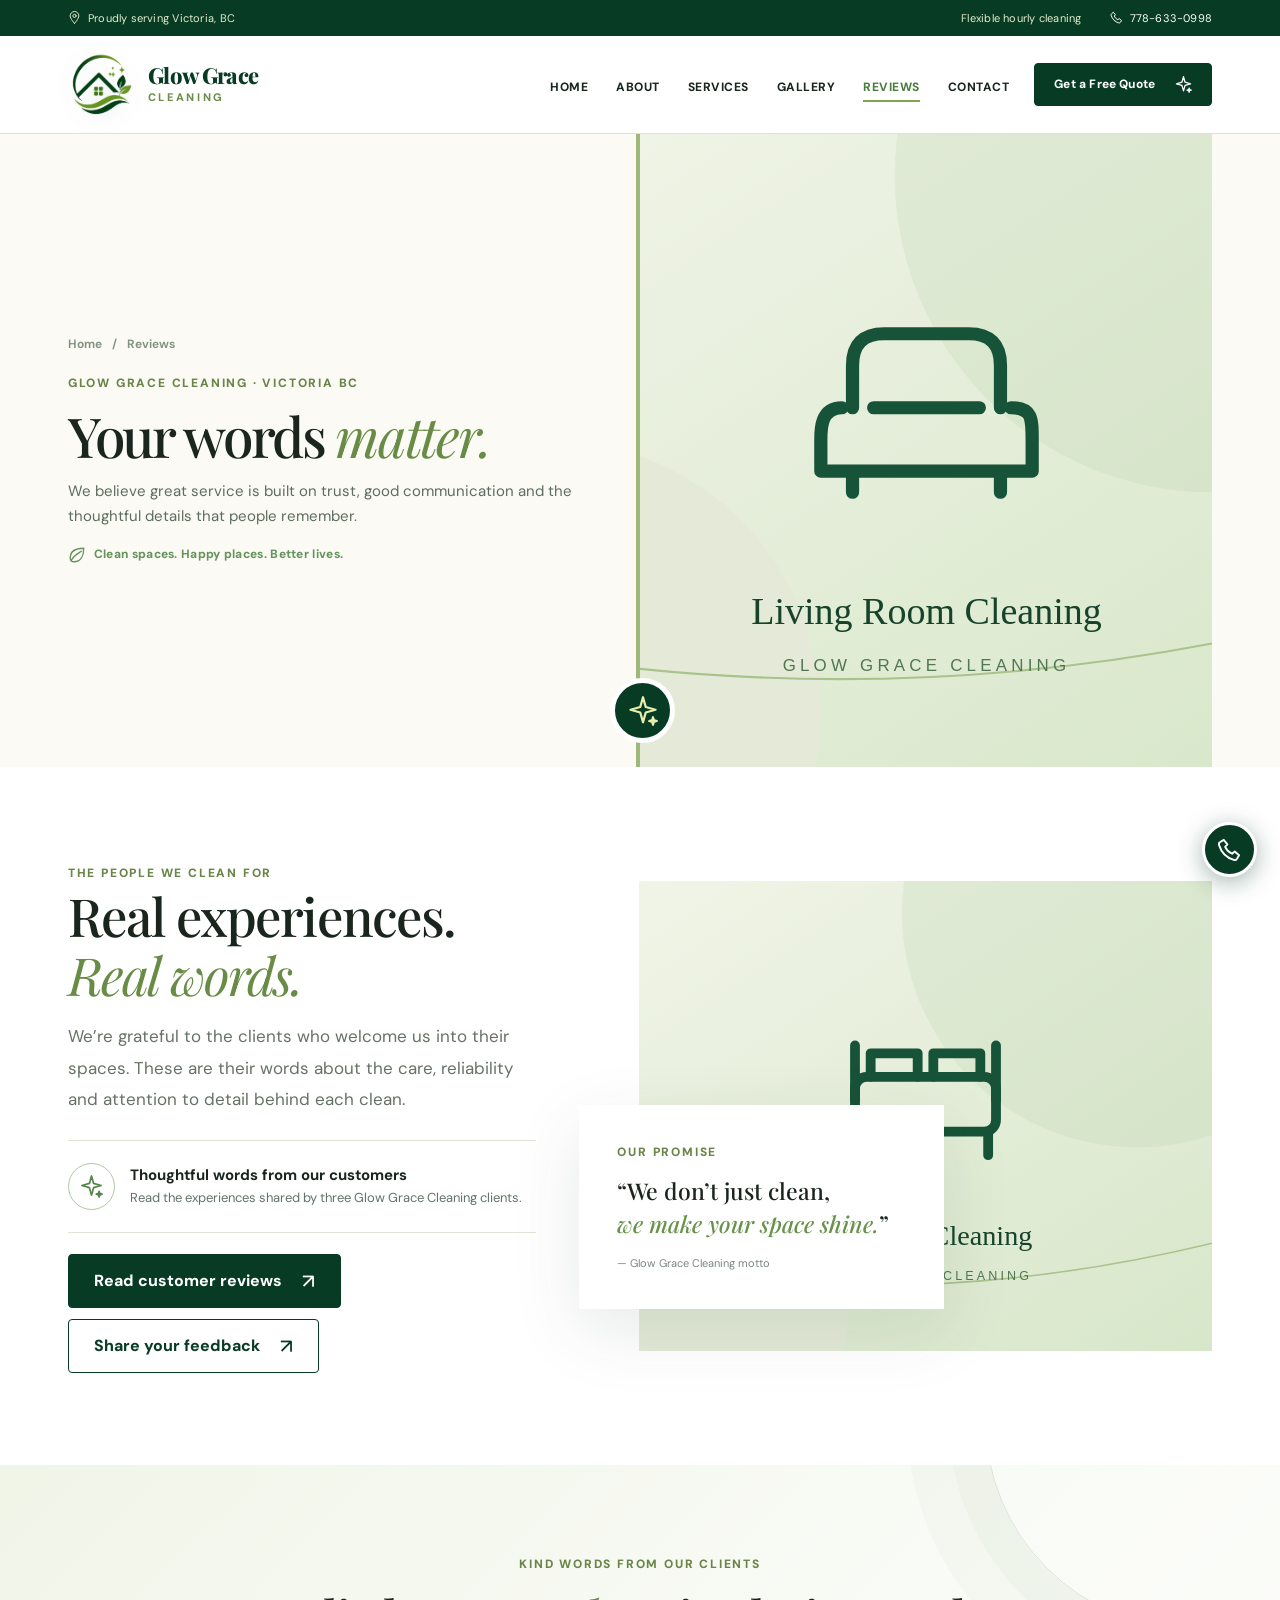
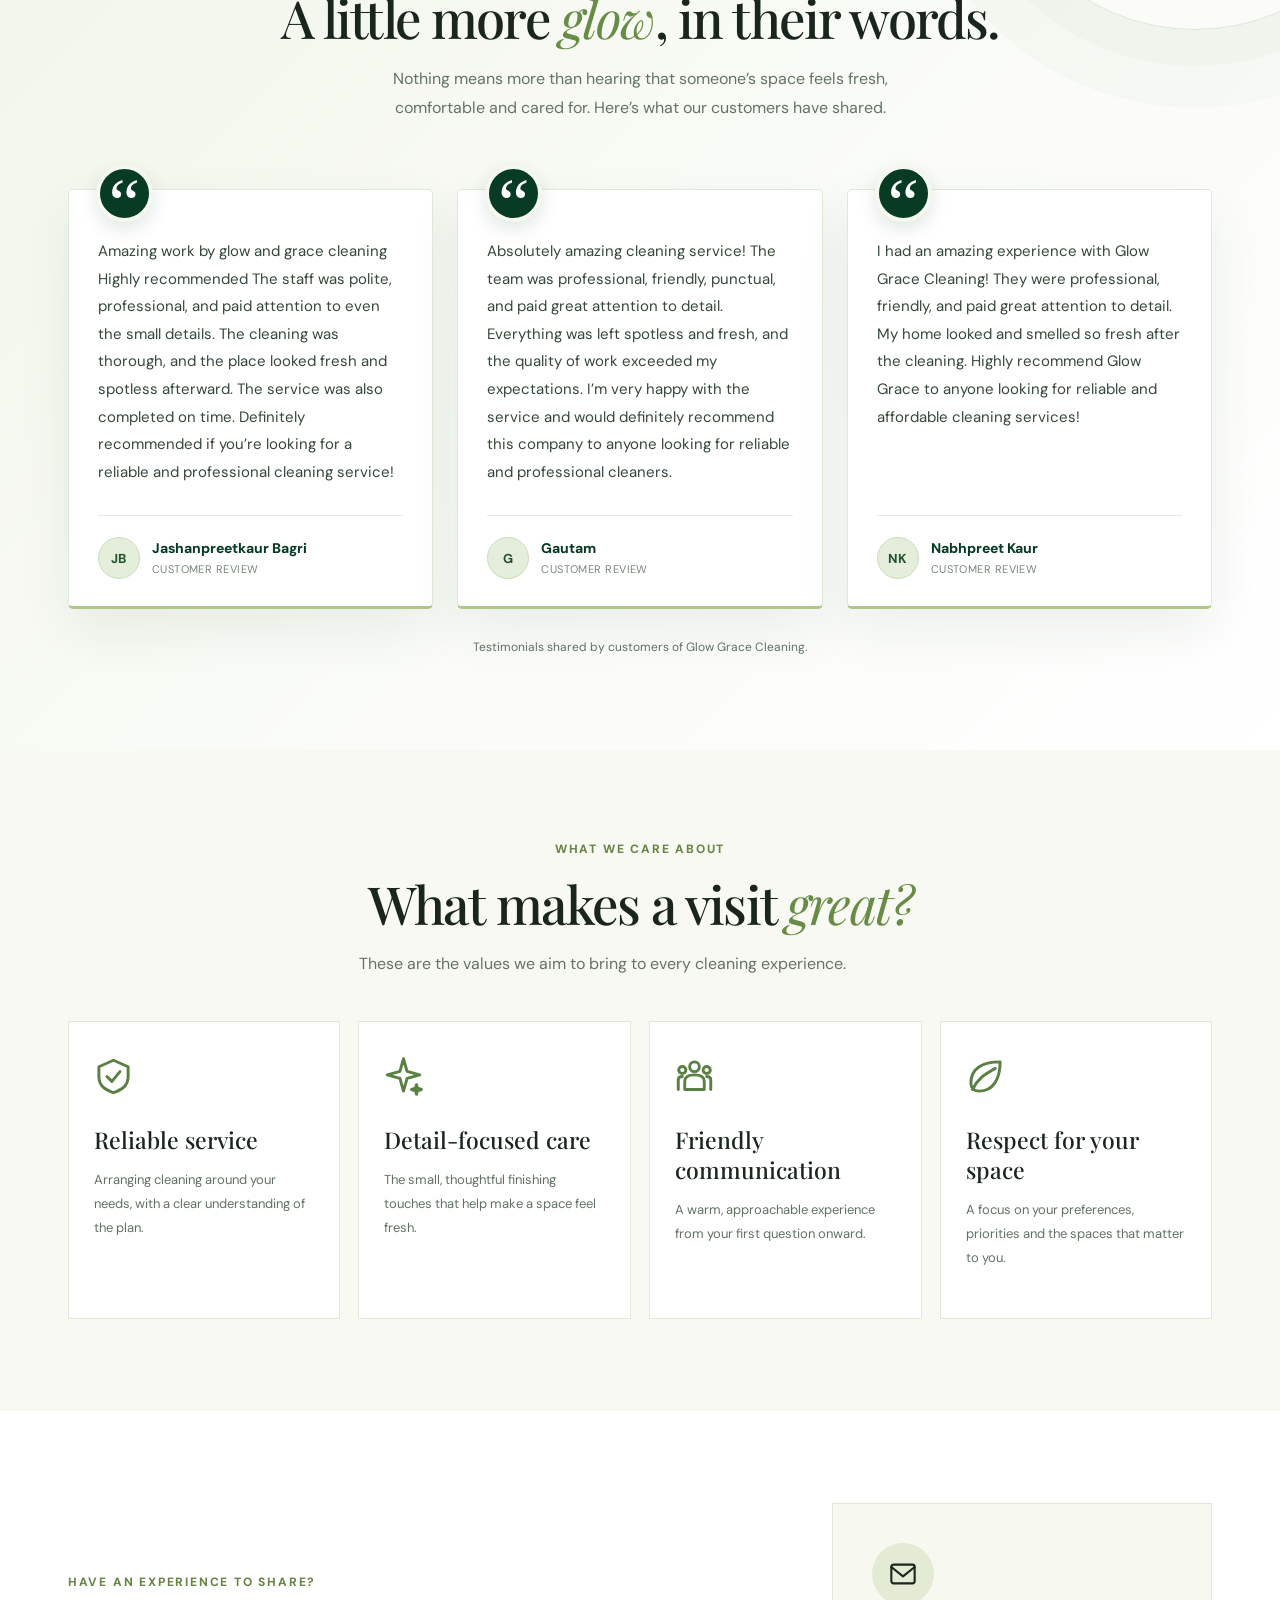
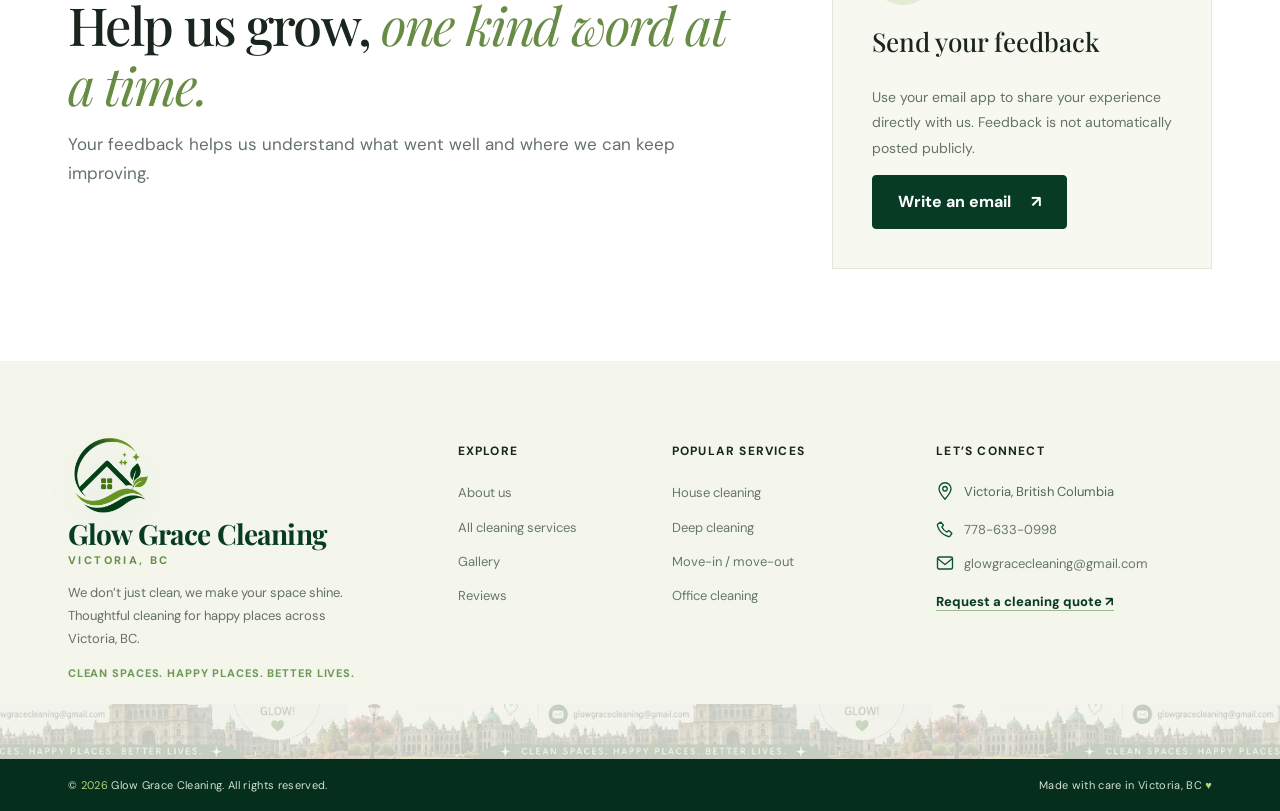
<file: reviews.html>
<!DOCTYPE html>
<html lang="en-CA"><head><meta charset="utf-8"/><meta content="width=device-width, initial-scale=1" name="viewport"/><meta content="#073b24" name="theme-color"/><meta content="Share your genuine experience with Glow Grace Cleaning. We value honest feedback from our Victoria, BC customers." name="description"/><title>Reviews &amp; Feedback | Glow Grace Cleaning — Victoria, BC</title><link href="assets/favicon.svg" rel="icon" type="image/svg+xml"/><link crossorigin="" href="https://images.pexels.com" rel="preconnect"/><link href="assets/style.css?v=20261121-unified-hero-01" rel="stylesheet"/><script defer="" src="assets/main.js"></script></head><body><svg aria-hidden="true" class="svg-defs" xmlns="http://www.w3.org/2000/svg">
<defs>
<symbol id="i-clock" viewbox="0 0 24 24"><circle cx="12" cy="12" r="10"></circle><path d="M12 5v7l5 3"></path></symbol>
<symbol id="i-calendar" viewbox="0 0 24 24"><rect height="16" rx="2" width="18" x="3" y="5"></rect><path d="M7 2v6M17 2v6M3 10h18M7 14h.01M12 14h.01M17 14h.01M7 18h.01M12 18h.01" stroke-linecap="round" stroke-width="2.3"></path></symbol>
<symbol id="i-house" viewbox="0 0 24 24"><path d="m2 11 10-8 10 8M5 10v11h14V10M10 21v-8h4v8"></path></symbol>
<symbol id="i-building" viewbox="0 0 24 24"><rect height="17" width="10" x="3" y="4"></rect><path d="M7 7v2M10 7v2M7 12v2M10 12v2M7 17v2M13 10h8v11h-8M16 13v2M19 13v2M16 18v3"></path></symbol>
<symbol id="i-bed" viewbox="0 0 24 24"><rect height="7" rx="1.5" width="18" x="3" y="11"></rect><path d="M3 14V7M21 14V7M5 11V8h6v3M13 11V8h6v3M4 18v3M20 18v3"></path></symbol>
<symbol id="i-sofa" viewbox="0 0 24 24"><path d="M5 12V8c0-2 1-3 3-3h8c2 0 3 1 3 3v4M4 12c-2 0-2 2-2 3v3h20v-3c0-2 0-3-2-3M5 18v2M19 18v2M7 12h10"></path></symbol>
<symbol id="i-kitchen" viewbox="0 0 24 24"><path d="M3 7h18v14H3zM3 12h18M8 7v14M8 11h.1M13 15h5M13 18h5M6 3v2M13 3v2M19 3v2"></path></symbol>
<symbol id="i-bath" viewbox="0 0 24 24"><path d="M6 4h7v4H6zM9 8v6M4 14h10v6H4zM7 20v2M12 20v2M18 9c0 3 3 5 3 7a3 3 0 0 1-6 0c0-2 3-4 3-7"></path></symbol>
<symbol id="i-window" viewbox="0 0 24 24"><path d="M3 2h18v20H3zM12 2v20M3 12h18M6 5h3M15 5h3"></path></symbol>
<symbol id="i-feather" viewbox="0 0 24 24"><path d="M20 3C10 3 5 7 6 16l-3 5M7 17C10 17 17 12 20 3M9 13l-2-4M13 10l-1-5M11 14l5 1"></path></symbol>
<symbol id="i-vacuum" viewbox="0 0 24 24"><path d="M4 19h9M6 19v-5c0-3 3-3 3 0v1M10 15c2 0 2-2 2-3V8a5 5 0 0 1 10 0v9M18 17h5v4h-8v-4zM12 5 9 2"></path></symbol>
<symbol id="i-mop" viewbox="0 0 24 24"><path d="m18 2-8 15M11 17l-2 5M8 16l-5 6M13 18l-1 4M7 15l-4 4M11 13l5 3"></path></symbol>
<symbol id="i-trash" viewbox="0 0 24 24"><path d="M4 7h16M9 7V4h6v3M6 7l1 14h10l1-14M10 11v7M14 11v7"></path></symbol>
<symbol id="i-laundry" viewbox="0 0 24 24"><path d="M3 12h18l-2 9H5zM3 12l5-7h8l5 7M9 5V3h6v2M7 15h10M8 18h8"></path></symbol>
<symbol id="i-spray" viewbox="0 0 24 24"><path d="M8 8h8l2 3v10H6V11zM9 8V5h5M13 5V3h5M18 3l3 1M18 8h2M8 13h8"></path></symbol>
<symbol id="i-door" viewbox="0 0 24 24"><rect height="20" width="14" x="5" y="2"></rect><path d="M9 2v20M12 13h.01M2 22h20"></path></symbol>
<symbol id="i-box" viewbox="0 0 24 24"><path d="m12 2 9 5-9 5-9-5zM3 7v10l9 5 9-5V7M12 12v10M7 5l9 5M17 5l-9 5"></path></symbol>
<symbol id="i-sparkle" viewbox="0 0 24 24"><path d="m12 1 2.2 7.8L22 11l-7.8 2.2L12 21l-2.2-7.8L2 11l7.8-2.2L12 1zM20 17l.6 2.2L23 20l-2.4.8L20 23l-.6-2.2L17 20l2.4-.8L20 17z"></path></symbol>
<symbol id="i-chair" viewbox="0 0 24 24"><path d="M7 3h10v11H7zM5 15h14v3H5zM7 18l-2 4M17 18l2 4M12 18v4M3 12h4M17 12h4"></path></symbol>
<symbol id="i-shield" viewbox="0 0 24 24"><path d="M12 2 21 6v6c0 6-4 8-9 10-5-2-9-4-9-10V6zM8 12l3 3 5-6"></path></symbol>
<symbol id="i-leaf" viewbox="0 0 24 24"><path d="M21 3C10 3 3 7 3 16c0 3 2 5 5 5 9 0 13-8 13-18ZM4 20c4-8 9-10 14-13"></path></symbol>
<symbol id="i-team" viewbox="0 0 24 24"><circle cx="12" cy="6" r="3"></circle><circle cx="4.5" cy="8" r="2.2"></circle><circle cx="19.5" cy="8" r="2.2"></circle><path d="M6 20v-5c0-3 2-4 6-4s6 1 6 4v5zM2 20v-6c0-1 .5-2 2.5-2M22 20v-6c0-1-.5-2-2.5-2"></path></symbol>
<symbol id="i-pin" viewbox="0 0 24 24"><path d="M12 23S4 14 4 9a8 8 0 0 1 16 0c0 5-8 14-8 14z"></path><circle cx="12" cy="9" r="3"></circle></symbol>
<symbol id="i-phone" viewbox="0 0 24 24"><path d="M6.5 2.8 10 7l-2.2 2.4c1.4 3 3.7 5.3 6.7 6.7L17 14l4.2 3.6-2 3.3c-.6 1-2 1.5-3 1.1-7-2.1-12.1-7.2-14.2-14.2-.4-1 .1-2.4 1.1-3z"></path></symbol>
<symbol id="i-mail" viewbox="0 0 24 24"><rect height="16" rx="2" width="20" x="2" y="4"></rect><path d="m2 6 10 8 10-8"></path></symbol>
</defs></svg><a class="skip-link" href="#main">Skip to main content</a><div class="topline"><div class="container topline-inner"><span><svg aria-hidden="true" class="" focusable="false"><use href="#i-pin"></use></svg> Proudly serving Victoria, BC</span><div class="topline-right"><span>Flexible hourly cleaning</span><a href="tel:+17786330998"><svg aria-hidden="true" class="" focusable="false"><use href="#i-phone"></use></svg> 778-633-0998</a></div></div></div>
<header class="site-header" id="site-header"><div class="container header-inner">
<a class="brand brand-lockup" href="index.html" aria-label="Glow Grace Cleaning — Home"><img src="assets/logo-transparent.png" alt="Glow Grace Cleaning logo" width="68" height="68"><span class="brand-text"><strong>Glow Grace</strong><small>Cleaning</small></span></a>
<nav aria-label="Main navigation" class="desktop-nav"><a class="nav-link" href="index.html">Home</a><a class="nav-link" href="about.html">About</a><a class="nav-link" href="services.html">Services</a><a class="nav-link" href="gallery.html">Gallery</a><a aria-current="page" class="nav-link active" href="reviews.html">Reviews</a><a class="nav-link" href="contact.html">Contact</a></nav>
<div class="header-actions"><a class="button button-small button-primary nav-cta" href="contact.html#quote">Get a Free Quote <svg aria-hidden="true" class="" focusable="false"><use href="#i-sparkle"></use></svg></a>
<button aria-controls="mobile-navigation" aria-expanded="false" aria-label="Open navigation" class="menu-toggle" type="button"><span></span><span></span><span></span></button></div>
</div><nav aria-label="Mobile navigation" class="mobile-nav" id="mobile-navigation"><a class="nav-link" href="index.html">Home</a><a class="nav-link" href="about.html">About</a><a class="nav-link" href="services.html">Services</a><a class="nav-link" href="gallery.html">Gallery</a><a aria-current="page" class="nav-link active" href="reviews.html">Reviews</a><a class="nav-link" href="contact.html">Contact</a><a class="button button-primary" href="contact.html#quote">Request a Quote</a></nav></header><main id="main"><section class="page-hero"><div class="container page-hero-inner"><div class="page-hero-copy"><nav aria-label="Breadcrumb" class="breadcrumb"><a href="index.html">Home</a><span aria-hidden="true">/</span><span>Reviews</span></nav><span class="eyebrow">GLOW GRACE CLEANING · VICTORIA BC</span><h1>Your words <em>matter.</em></h1><p>We believe great service is built on trust, good communication and the thoughtful details that people remember.</p><div class="hero-little-leaf"><svg aria-hidden="true" class="" focusable="false"><use href="#i-leaf"></use></svg> Clean spaces. Happy places. Better lives.</div></div><div class="page-hero-media"><img alt="Bright cozy home interior" class="page-hero-image" decoding="async" loading="eager" onerror="this.onerror=null;this.src='assets/fallback-5825564.svg';this.classList.add('image-fallback')" src="https://images.pexels.com/photos/5825564/pexels-photo-5825564.jpeg?auto=compress&amp;cs=tinysrgb&amp;w=1250"/><div aria-hidden="true" class="page-hero-deco"><svg aria-hidden="true" class="" focusable="false"><use href="#i-sparkle"></use></svg></div></div></div></section><section class="section reviews-content"><div class="container"><div class="reviews-top-grid"><div><span class="eyebrow">THE PEOPLE WE CLEAN FOR</span><h2 class="display-heading">Real experiences.<br/><em>Real words.</em></h2><p class="large-paragraph">We’re grateful to the clients who welcome us into their spaces. These are their words about the care, reliability and attention to detail behind each clean.</p><div class="review-status"><div class="review-status-icon"><svg aria-hidden="true" class="" focusable="false"><use href="#i-sparkle"></use></svg></div><div><strong>Thoughtful words from our customers</strong><span>Read the experiences shared by three Glow Grace Cleaning clients.</span></div></div><a class="button button-primary" href="#customer-reviews">Read customer reviews <span class="button-arrow">↗</span></a><a class="button button-outline" href="mailto:glowgracecleaning@gmail.com?subject=Feedback%20for%20Glow%20Grace%20Cleaning">Share your feedback <span class="button-arrow">↗</span></a></div><div class="review-visual"><img alt="Housekeepers making a clean, welcoming bed" class="" decoding="async" loading="lazy" onerror="this.onerror=null;this.src='assets/fallback-9462330.svg';this.classList.add('image-fallback')" src="https://images.pexels.com/photos/9462330/pexels-photo-9462330.jpeg?auto=compress&amp;cs=tinysrgb&amp;w=900"/><div class="review-visual-note"><span class="eyebrow">OUR PROMISE</span><p>“We don’t just clean,<br/><em>we make your space shine.</em>”</p><span>— Glow Grace Cleaning motto</span></div></div></div></div></section><section aria-labelledby="customer-reviews-title" class="section testimonials-section" id="customer-reviews">
<div class="container">
<div class="testimonials-intro">
<span class="eyebrow">KIND WORDS FROM OUR CLIENTS</span>
<h2 id="customer-reviews-title">A little more <em>glow</em>, in their words.</h2>
<p>Nothing means more than hearing that someone’s space feels fresh, comfortable and cared for. Here’s what our customers have shared.</p>
</div>
<div class="testimonials-grid"><article aria-label="Customer review by Jashanpreetkaur Bagri" class="testimonial-card">
<p class="testimonial-copy">Amazing work by glow and grace cleaning<br/>Highly recommended The staff was polite, professional, and paid attention to even the small details. The cleaning was thorough, and the place looked fresh and spotless afterward. The service was also completed on time. Definitely recommended if you’re looking for a reliable and professional cleaning service!</p>
<div class="testimonial-author"><div aria-hidden="true" class="testimonial-initials">JB</div>
<div><strong>Jashanpreetkaur Bagri</strong><span>Customer review</span></div>
</div>
</article>
<article aria-label="Customer review by Gautam" class="testimonial-card">
<p class="testimonial-copy">Absolutely amazing cleaning service! The team was professional, friendly, punctual, and paid great attention to detail. Everything was left spotless and fresh, and the quality of work exceeded my expectations. I’m very happy with the service and would definitely recommend this company to anyone looking for reliable and professional cleaners.</p>
<div class="testimonial-author"><div aria-hidden="true" class="testimonial-initials">G</div>
<div><strong>Gautam</strong><span>Customer review</span></div>
</div>
</article>
<article aria-label="Customer review by Nabhpreet Kaur" class="testimonial-card">
<p class="testimonial-copy">I had an amazing experience with Glow Grace Cleaning! They were professional, friendly, and paid great attention to detail. My home looked and smelled so fresh after the cleaning. Highly recommend Glow Grace to anyone looking for reliable and affordable cleaning services!</p>
<div class="testimonial-author"><div aria-hidden="true" class="testimonial-initials">NK</div>
<div><strong>Nabhpreet Kaur</strong><span>Customer review</span></div>
</div>
</article></div>
<p class="testimonials-outro">Testimonials shared by customers of Glow Grace Cleaning.</p>
</div>
</section>
<section class="section section-soft"><div class="container"><div class="section-heading center"><span class="eyebrow">What we care about</span><h2>What makes a visit <em>great?</em></h2><p>These are the values we aim to bring to every cleaning experience.</p></div><div class="values-card-grid"><article><svg aria-hidden="true" class="" focusable="false"><use href="#i-shield"></use></svg><h3>Reliable service</h3><p>Arranging cleaning around your needs, with a clear understanding of the plan.</p></article><article><svg aria-hidden="true" class="" focusable="false"><use href="#i-sparkle"></use></svg><h3>Detail-focused care</h3><p>The small, thoughtful finishing touches that help make a space feel fresh.</p></article><article><svg aria-hidden="true" class="" focusable="false"><use href="#i-team"></use></svg><h3>Friendly communication</h3><p>A warm, approachable experience from your first question onward.</p></article><article><svg aria-hidden="true" class="" focusable="false"><use href="#i-leaf"></use></svg><h3>Respect for your space</h3><p>A focus on your preferences, priorities and the spaces that matter to you.</p></article></div></div></section>
<section class="section review-share"><div class="container review-share-inner"><div><span class="eyebrow">HAVE AN EXPERIENCE TO SHARE?</span><h2 class="display-heading">Help us grow, <em>one kind word at a time.</em></h2><p>Your feedback helps us understand what went well and where we can keep improving.</p></div><div class="review-share-card"><div class="review-large-icon"><svg aria-hidden="true" class="" focusable="false"><use href="#i-mail"></use></svg></div><h3>Send your feedback</h3><p>Use your email app to share your experience directly with us. Feedback is not automatically posted publicly.</p><a class="button button-primary" href="mailto:glowgracecleaning@gmail.com?subject=My%20Glow%20Grace%20Cleaning%20Experience">Write an email <span>↗</span></a></div></div></section></main><footer class="site-footer"><div class="footer-main"><div class="container footer-columns">
<div class="footer-brand"><a class="footer-brand-lockup" href="index.html" aria-label="Glow Grace Cleaning home"><img src="assets/logo-transparent.png" width="86" height="86" alt="Glow Grace Cleaning logo"><span class="footer-brand-text"><strong>Glow Grace Cleaning</strong><small>Victoria, BC</small></span></a><p>We don’t just clean, we make your space shine. Thoughtful cleaning for happy places across Victoria, BC.</p><p class="footer-micro">Clean spaces. Happy places. Better lives.</p></div>
<div><h3>Explore</h3><a href="about.html">About us</a><a href="services.html">All cleaning services</a><a href="gallery.html">Gallery</a><a href="reviews.html">Reviews</a></div>
<div><h3>Popular services</h3><a href="services.html#regular-house-cleaning">House cleaning</a><a href="services.html#deep-cleaning">Deep cleaning</a><a href="services.html#move-in-move-out-cleaning">Move-in / move-out</a><a href="services.html#office-cleaning">Office cleaning</a></div>
<div><h3>Let’s connect</h3><p class="footer-contact"><svg aria-hidden="true" class="" focusable="false"><use href="#i-pin"></use></svg> Victoria, British Columbia</p><a class="footer-contact" href="tel:+17786330998"><svg aria-hidden="true" class="" focusable="false"><use href="#i-phone"></use></svg> 778-633-0998</a><a class="footer-contact footer-email" href="mailto:glowgracecleaning@gmail.com"><svg aria-hidden="true" class="" focusable="false"><use href="#i-mail"></use></svg> glowgracecleaning@gmail.com</a><a class="footer-contact-link" href="contact.html">Request a cleaning quote ↗</a></div>
</div></div><div class="footer-bottom"><div class="container footer-bottom-inner"><span>© <span data-year="">2026</span> Glow Grace Cleaning. All rights reserved.</span><span>Made with care in Victoria, BC <span aria-hidden="true">♥</span></span></div></div></footer>
<a aria-label="Call Glow Grace Cleaning" class="floating-call" href="tel:+17786330998"><svg aria-hidden="true" class="" focusable="false"><use href="#i-phone"></use></svg></a></body></html>
</file>
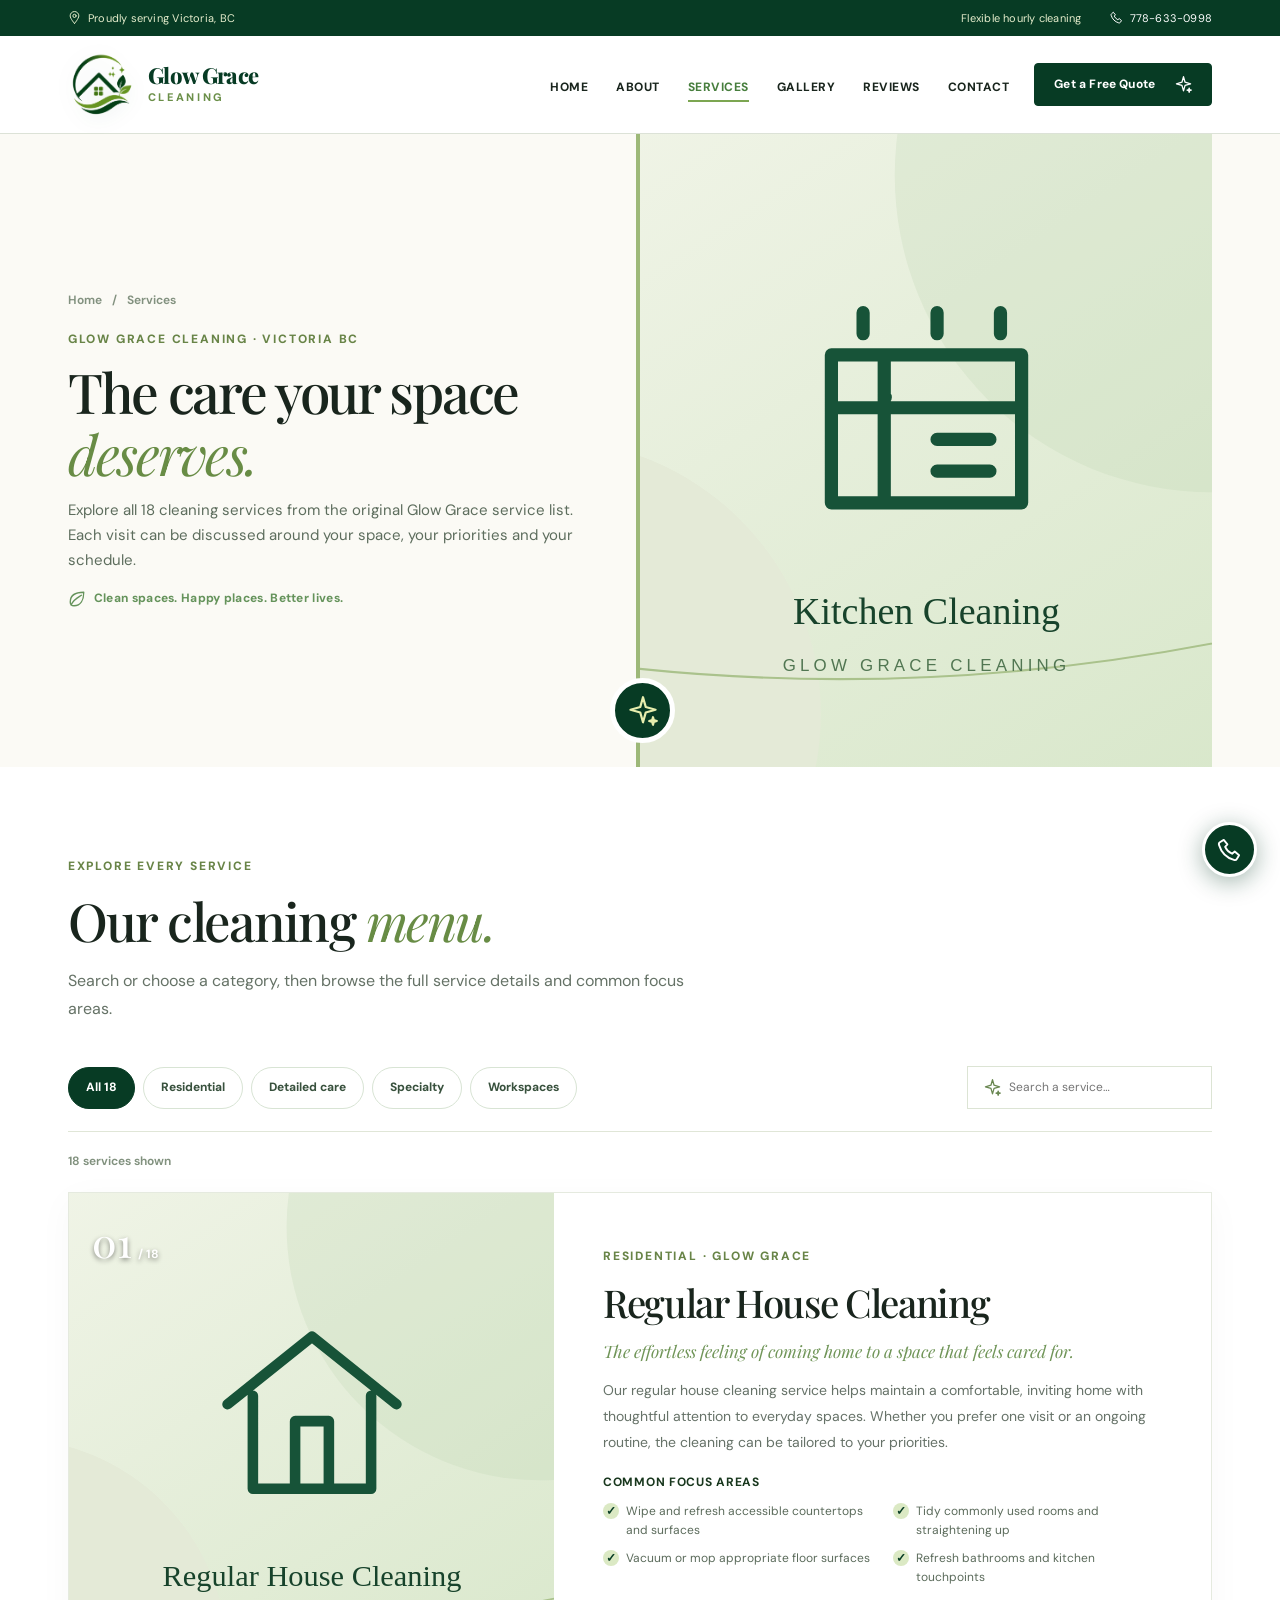
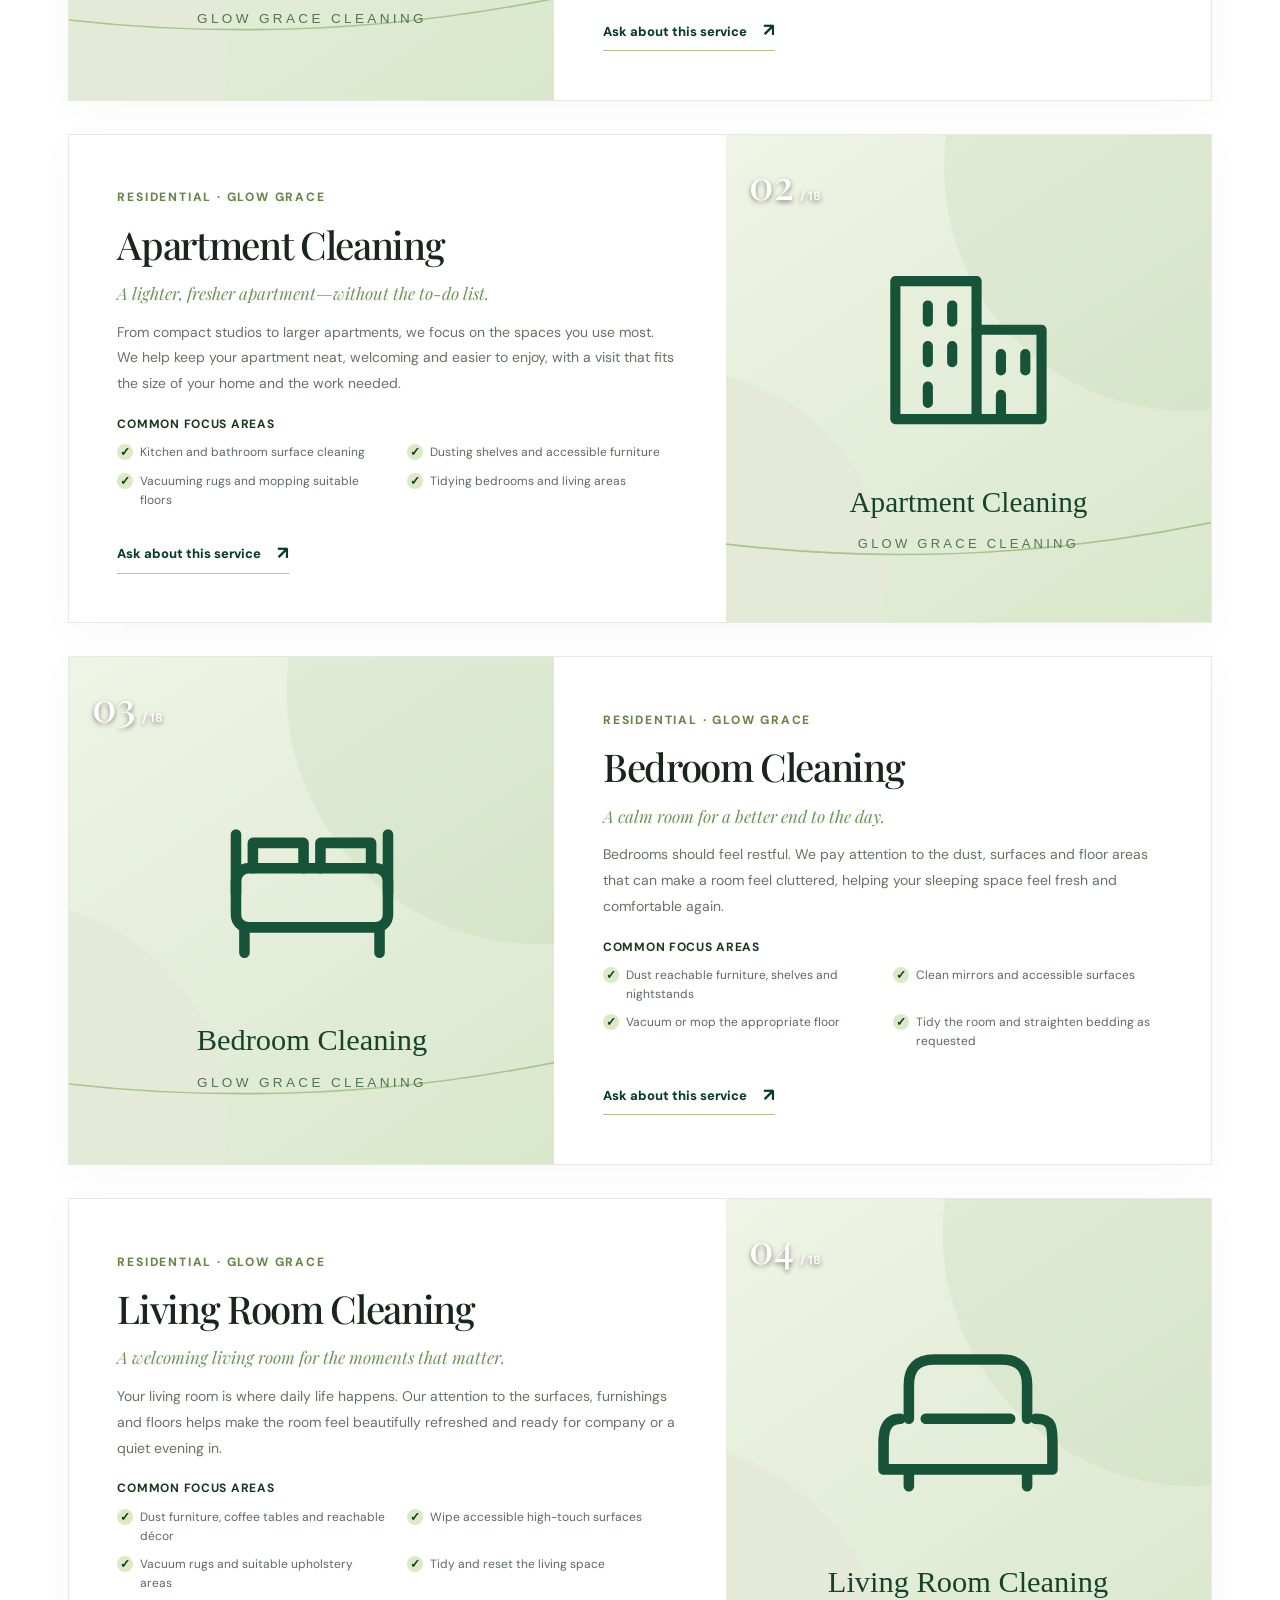
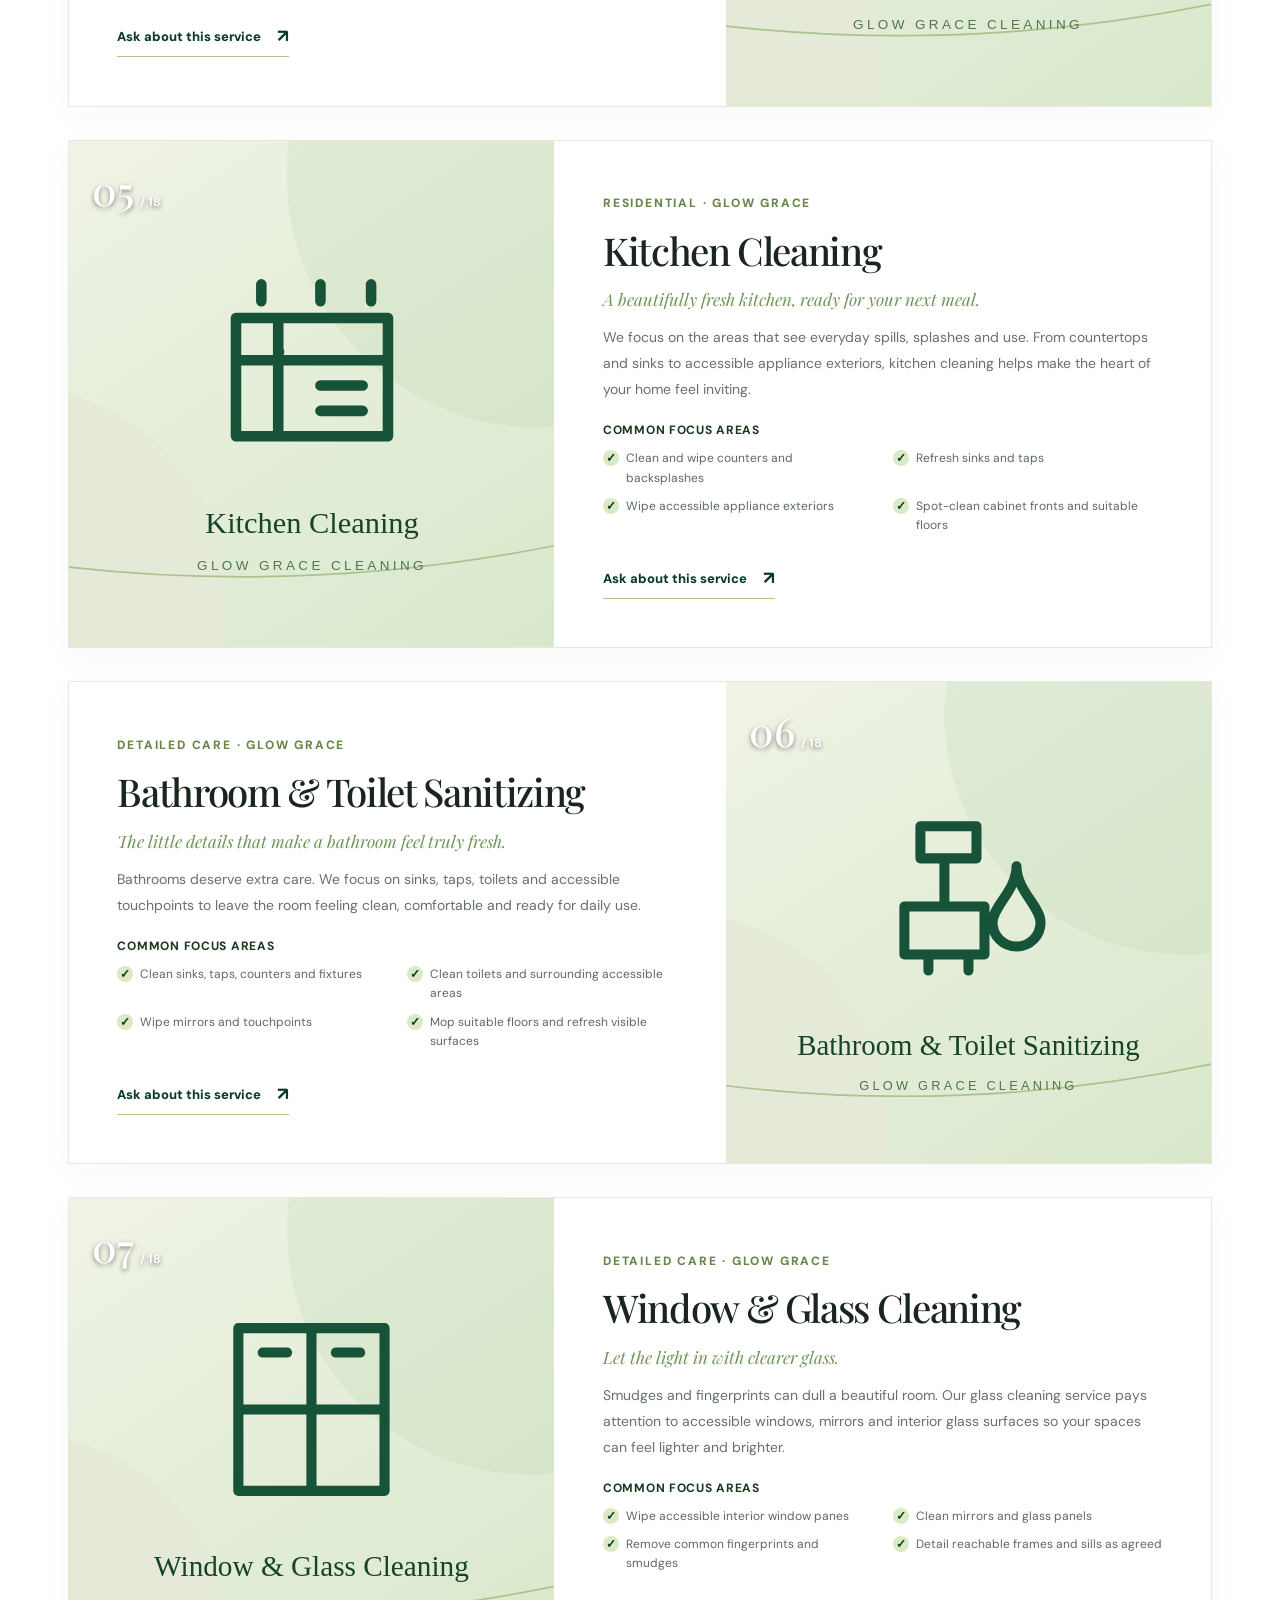
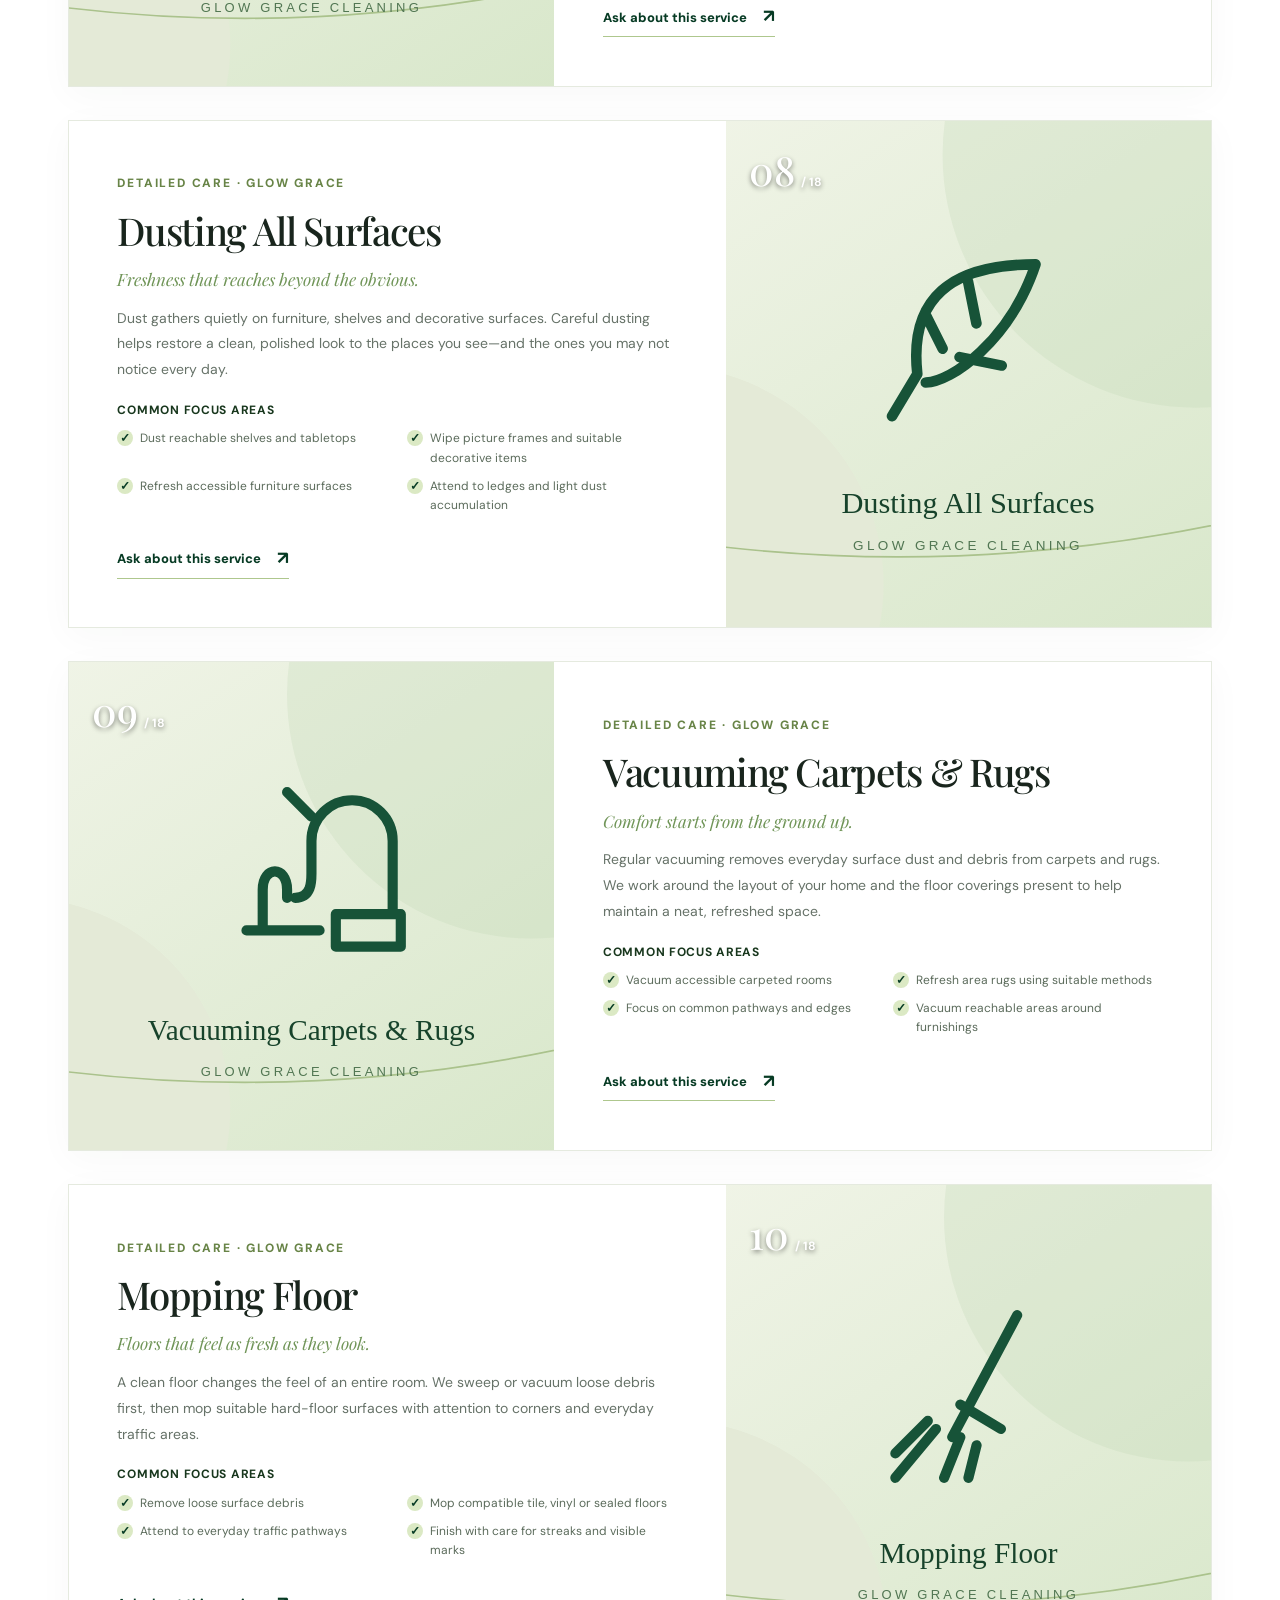
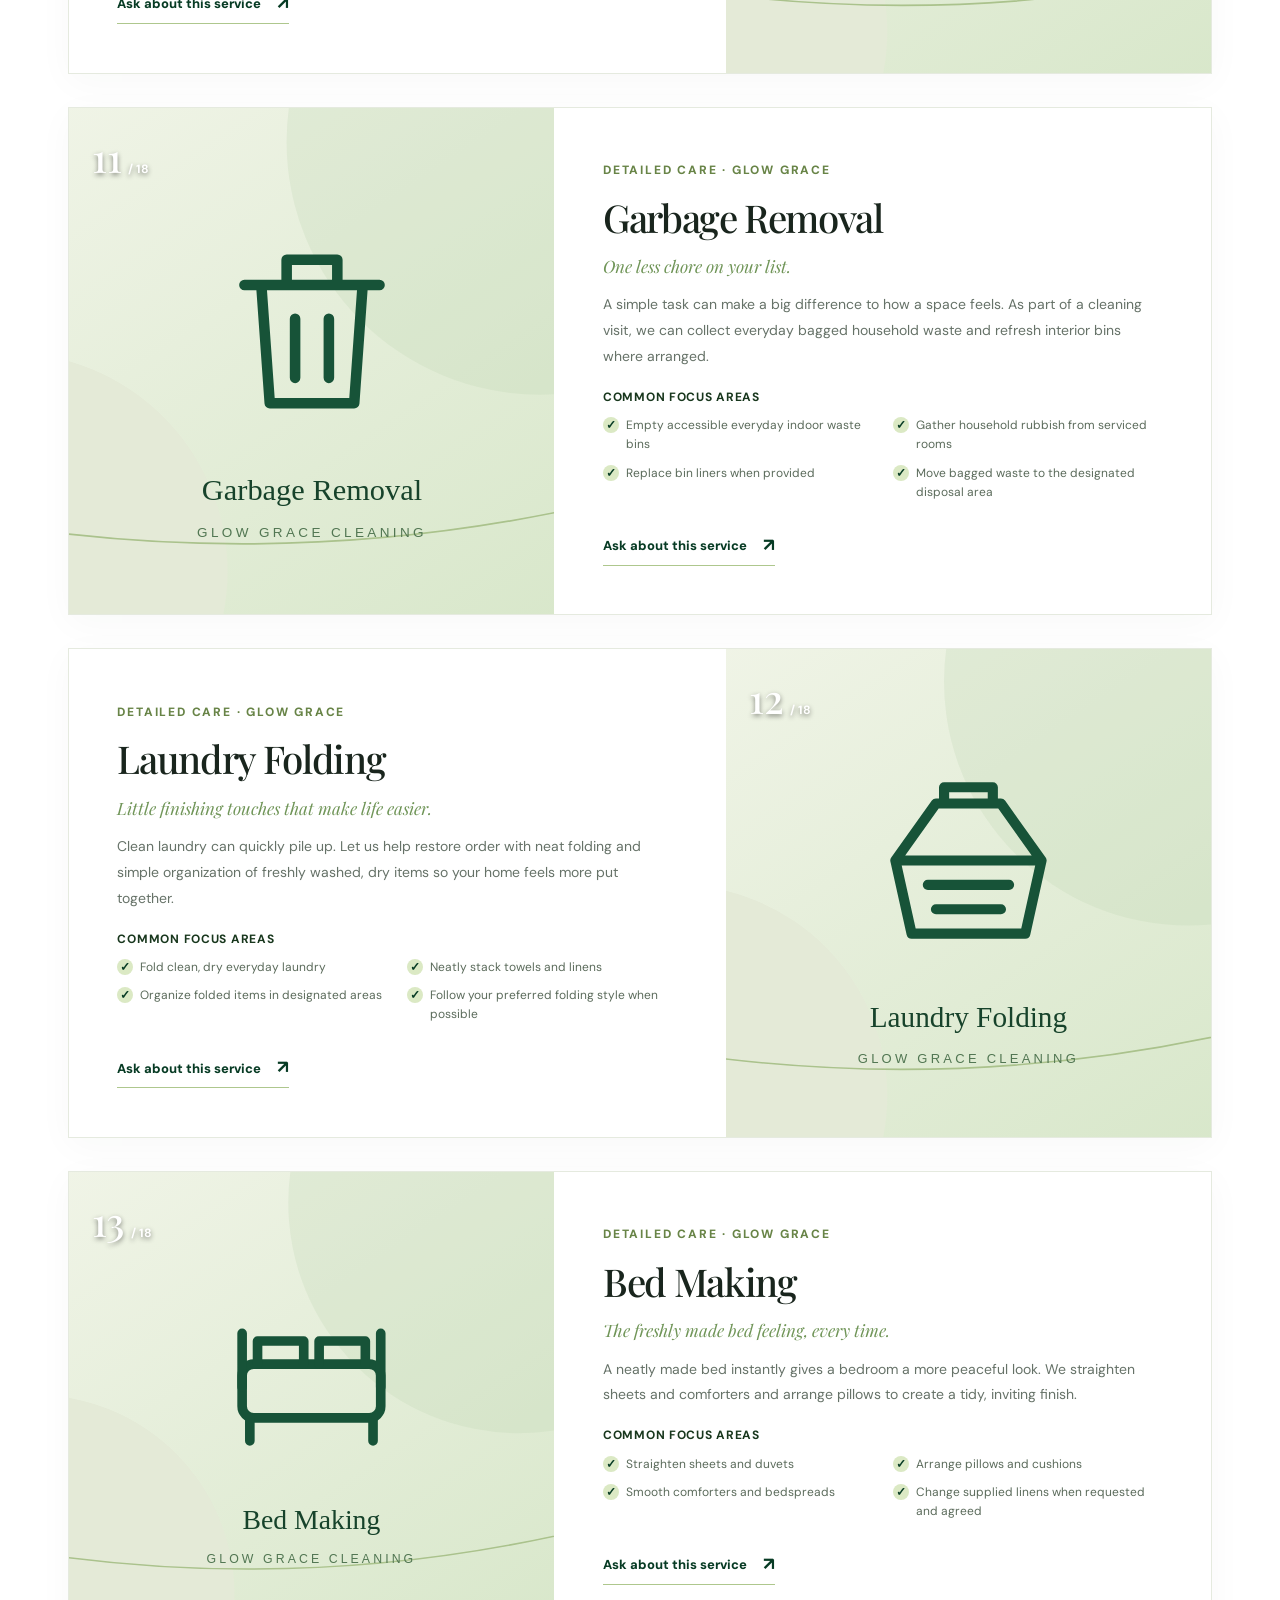
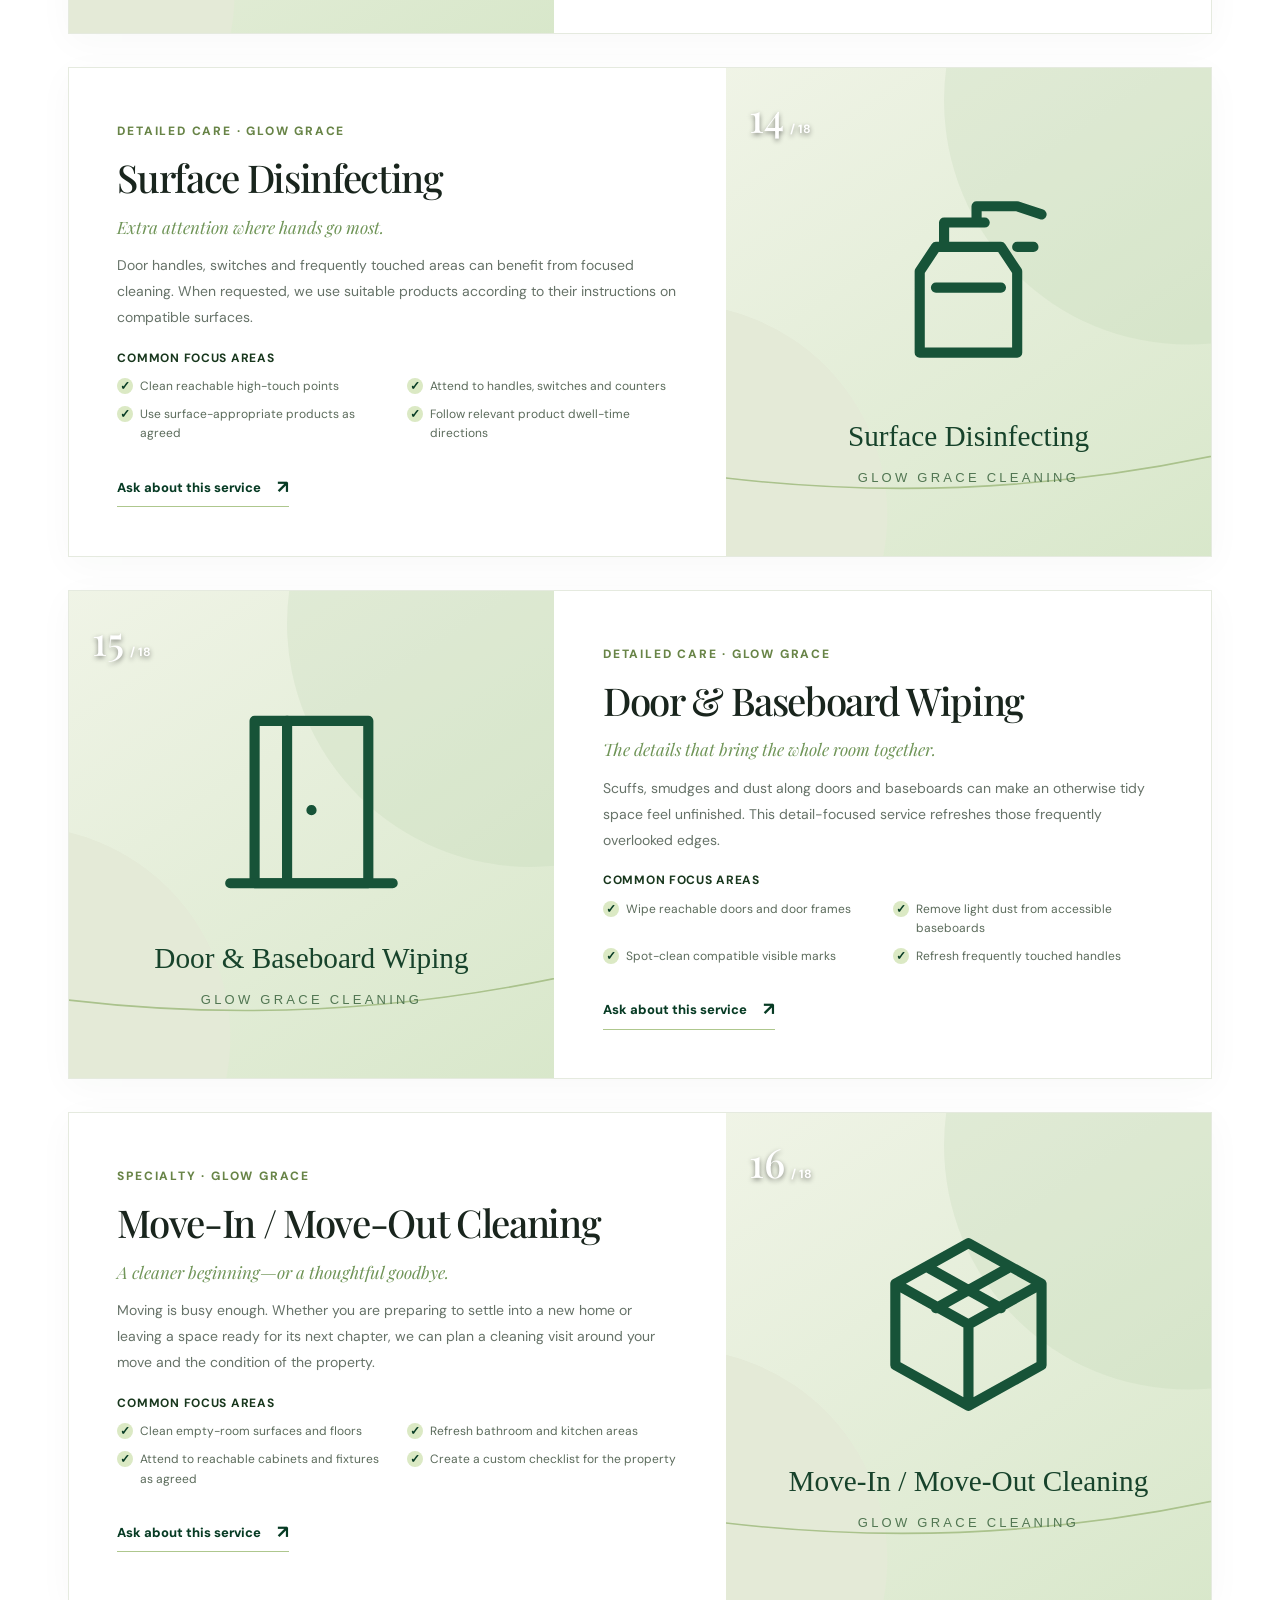
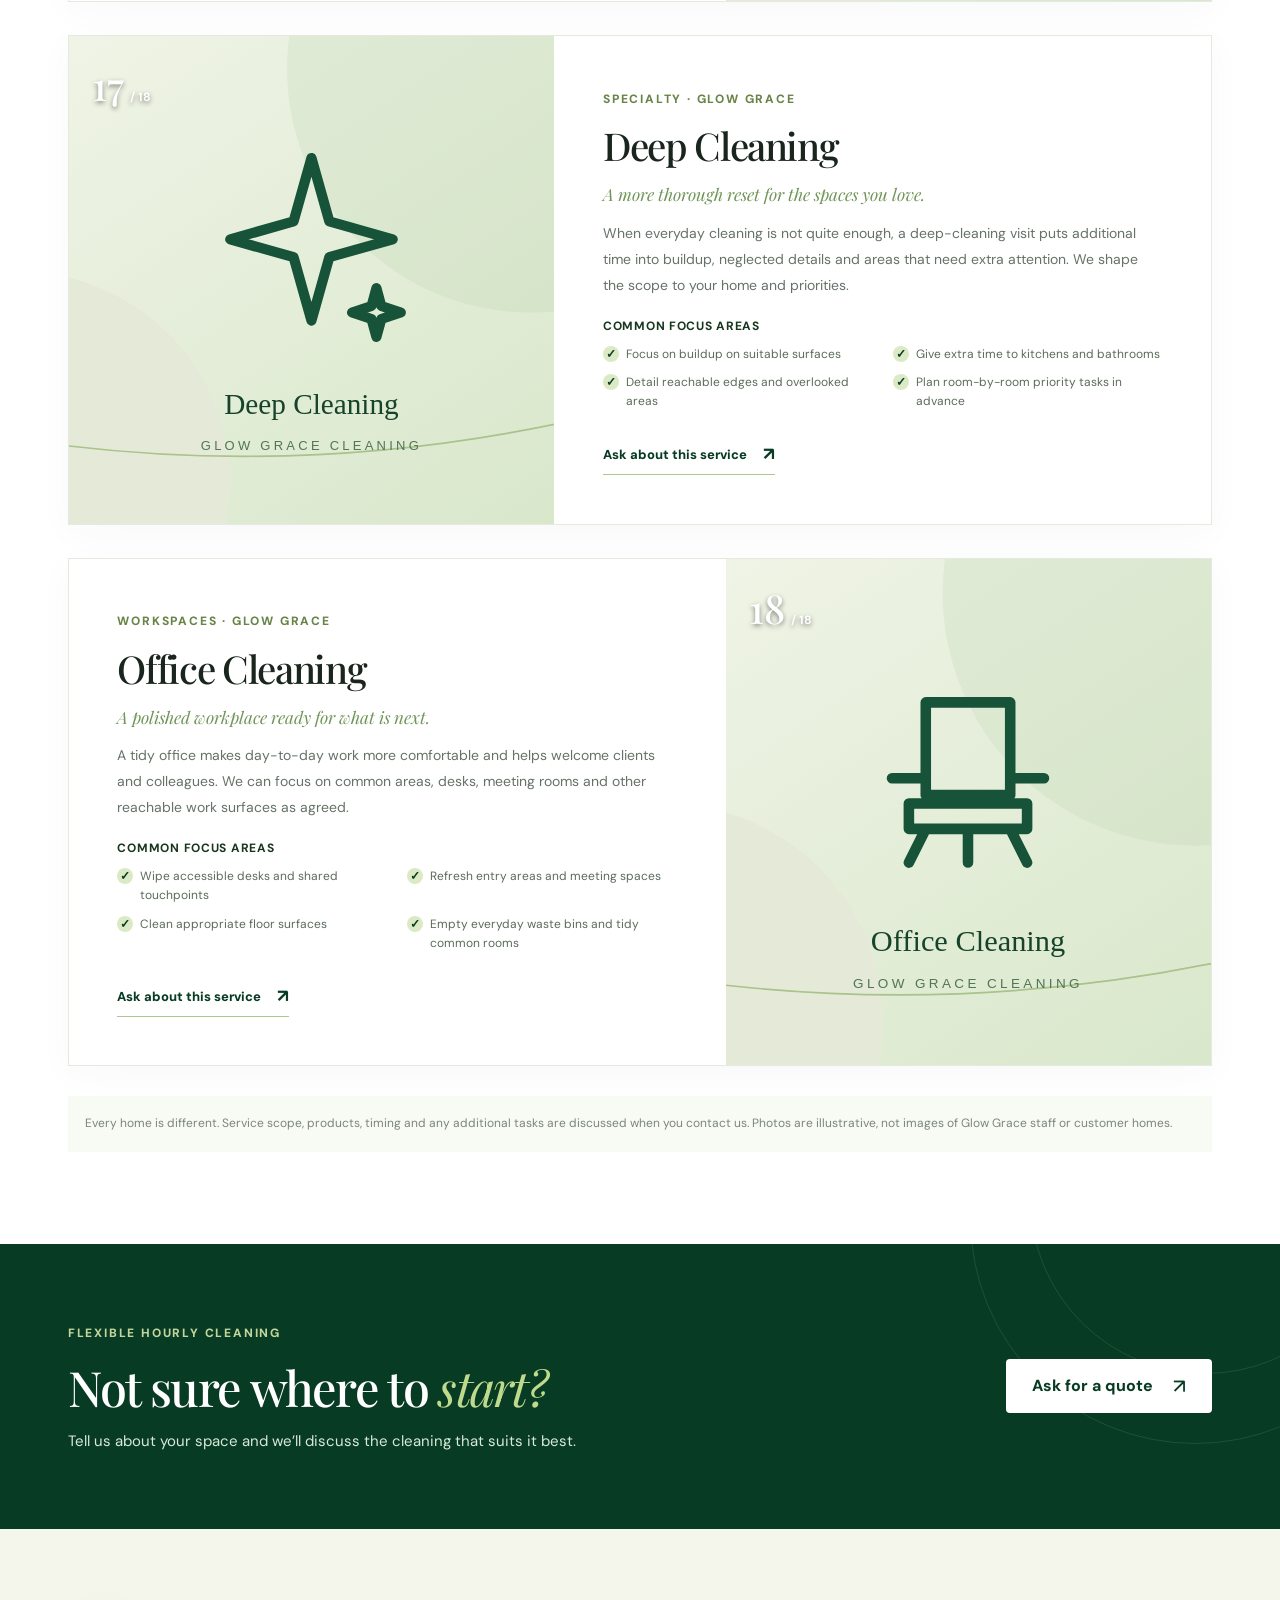
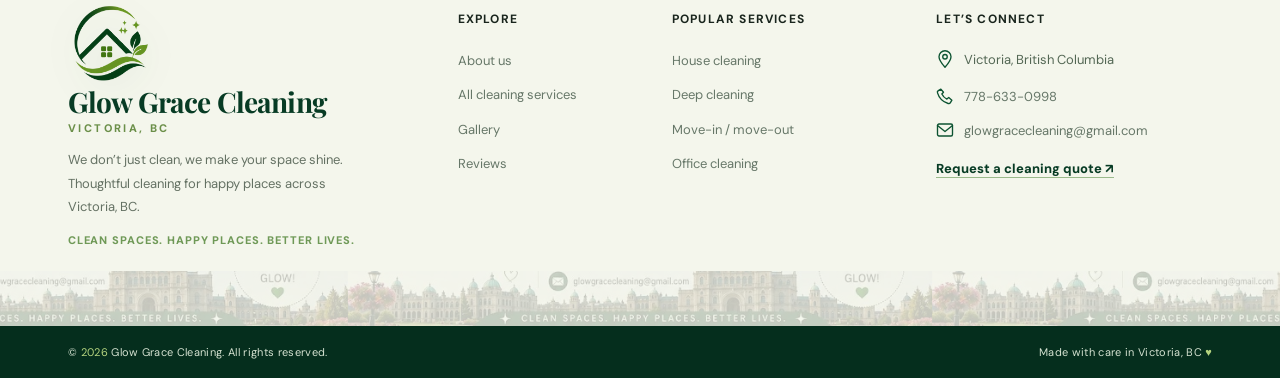
<file: services.html>
<!doctype html><html lang="en-CA"><head><meta charset="utf-8"><meta name="viewport" content="width=device-width, initial-scale=1"><meta name="theme-color" content="#073b24"><meta name="description" content="Detailed descriptions of all 18 Glow Grace Cleaning services, including house, apartment, bathroom, window, deep and office cleaning in Victoria BC."><title>Cleaning Services | Glow Grace Cleaning — Victoria, BC</title><link rel="icon" type="image/svg+xml" href="assets/favicon.svg"><link rel="preconnect" href="https://images.pexels.com" crossorigin><link rel="stylesheet" href="assets/style.css?v=20261121-unified-hero-01"><script src="assets/main.js" defer></script></head><body><svg aria-hidden="true" class="svg-defs" xmlns="http://www.w3.org/2000/svg">
<defs>
<symbol id="i-clock" viewbox="0 0 24 24"><circle cx="12" cy="12" r="10"></circle><path d="M12 5v7l5 3"></path></symbol>
<symbol id="i-calendar" viewbox="0 0 24 24"><rect height="16" rx="2" width="18" x="3" y="5"></rect><path d="M7 2v6M17 2v6M3 10h18M7 14h.01M12 14h.01M17 14h.01M7 18h.01M12 18h.01" stroke-linecap="round" stroke-width="2.3"></path></symbol>
<symbol id="i-house" viewbox="0 0 24 24"><path d="m2 11 10-8 10 8M5 10v11h14V10M10 21v-8h4v8"></path></symbol>
<symbol id="i-building" viewbox="0 0 24 24"><rect height="17" width="10" x="3" y="4"></rect><path d="M7 7v2M10 7v2M7 12v2M10 12v2M7 17v2M13 10h8v11h-8M16 13v2M19 13v2M16 18v3"></path></symbol>
<symbol id="i-bed" viewbox="0 0 24 24"><rect height="7" rx="1.5" width="18" x="3" y="11"></rect><path d="M3 14V7M21 14V7M5 11V8h6v3M13 11V8h6v3M4 18v3M20 18v3"></path></symbol>
<symbol id="i-sofa" viewbox="0 0 24 24"><path d="M5 12V8c0-2 1-3 3-3h8c2 0 3 1 3 3v4M4 12c-2 0-2 2-2 3v3h20v-3c0-2 0-3-2-3M5 18v2M19 18v2M7 12h10"></path></symbol>
<symbol id="i-kitchen" viewbox="0 0 24 24"><path d="M3 7h18v14H3zM3 12h18M8 7v14M8 11h.1M13 15h5M13 18h5M6 3v2M13 3v2M19 3v2"></path></symbol>
<symbol id="i-bath" viewbox="0 0 24 24"><path d="M6 4h7v4H6zM9 8v6M4 14h10v6H4zM7 20v2M12 20v2M18 9c0 3 3 5 3 7a3 3 0 0 1-6 0c0-2 3-4 3-7"></path></symbol>
<symbol id="i-window" viewbox="0 0 24 24"><path d="M3 2h18v20H3zM12 2v20M3 12h18M6 5h3M15 5h3"></path></symbol>
<symbol id="i-feather" viewbox="0 0 24 24"><path d="M20 3C10 3 5 7 6 16l-3 5M7 17C10 17 17 12 20 3M9 13l-2-4M13 10l-1-5M11 14l5 1"></path></symbol>
<symbol id="i-vacuum" viewbox="0 0 24 24"><path d="M4 19h9M6 19v-5c0-3 3-3 3 0v1M10 15c2 0 2-2 2-3V8a5 5 0 0 1 10 0v9M18 17h5v4h-8v-4zM12 5 9 2"></path></symbol>
<symbol id="i-mop" viewbox="0 0 24 24"><path d="m18 2-8 15M11 17l-2 5M8 16l-5 6M13 18l-1 4M7 15l-4 4M11 13l5 3"></path></symbol>
<symbol id="i-trash" viewbox="0 0 24 24"><path d="M4 7h16M9 7V4h6v3M6 7l1 14h10l1-14M10 11v7M14 11v7"></path></symbol>
<symbol id="i-laundry" viewbox="0 0 24 24"><path d="M3 12h18l-2 9H5zM3 12l5-7h8l5 7M9 5V3h6v2M7 15h10M8 18h8"></path></symbol>
<symbol id="i-spray" viewbox="0 0 24 24"><path d="M8 8h8l2 3v10H6V11zM9 8V5h5M13 5V3h5M18 3l3 1M18 8h2M8 13h8"></path></symbol>
<symbol id="i-door" viewbox="0 0 24 24"><rect height="20" width="14" x="5" y="2"></rect><path d="M9 2v20M12 13h.01M2 22h20"></path></symbol>
<symbol id="i-box" viewbox="0 0 24 24"><path d="m12 2 9 5-9 5-9-5zM3 7v10l9 5 9-5V7M12 12v10M7 5l9 5M17 5l-9 5"></path></symbol>
<symbol id="i-sparkle" viewbox="0 0 24 24"><path d="m12 1 2.2 7.8L22 11l-7.8 2.2L12 21l-2.2-7.8L2 11l7.8-2.2L12 1zM20 17l.6 2.2L23 20l-2.4.8L20 23l-.6-2.2L17 20l2.4-.8L20 17z"></path></symbol>
<symbol id="i-chair" viewbox="0 0 24 24"><path d="M7 3h10v11H7zM5 15h14v3H5zM7 18l-2 4M17 18l2 4M12 18v4M3 12h4M17 12h4"></path></symbol>
<symbol id="i-shield" viewbox="0 0 24 24"><path d="M12 2 21 6v6c0 6-4 8-9 10-5-2-9-4-9-10V6zM8 12l3 3 5-6"></path></symbol>
<symbol id="i-leaf" viewbox="0 0 24 24"><path d="M21 3C10 3 3 7 3 16c0 3 2 5 5 5 9 0 13-8 13-18ZM4 20c4-8 9-10 14-13"></path></symbol>
<symbol id="i-team" viewbox="0 0 24 24"><circle cx="12" cy="6" r="3"></circle><circle cx="4.5" cy="8" r="2.2"></circle><circle cx="19.5" cy="8" r="2.2"></circle><path d="M6 20v-5c0-3 2-4 6-4s6 1 6 4v5zM2 20v-6c0-1 .5-2 2.5-2M22 20v-6c0-1-.5-2-2.5-2"></path></symbol>
<symbol id="i-pin" viewbox="0 0 24 24"><path d="M12 23S4 14 4 9a8 8 0 0 1 16 0c0 5-8 14-8 14z"></path><circle cx="12" cy="9" r="3"></circle></symbol>
<symbol id="i-phone" viewbox="0 0 24 24"><path d="M6.5 2.8 10 7l-2.2 2.4c1.4 3 3.7 5.3 6.7 6.7L17 14l4.2 3.6-2 3.3c-.6 1-2 1.5-3 1.1-7-2.1-12.1-7.2-14.2-14.2-.4-1 .1-2.4 1.1-3z"></path></symbol>
<symbol id="i-mail" viewbox="0 0 24 24"><rect height="16" rx="2" width="20" x="2" y="4"></rect><path d="m2 6 10 8 10-8"></path></symbol>
</defs></svg><a class="skip-link" href="#main">Skip to main content</a><div class="topline"><div class="container topline-inner"><span><svg class="" aria-hidden="true" focusable="false"><use href="#i-pin"></use></svg> Proudly serving Victoria, BC</span><div class="topline-right"><span>Flexible hourly cleaning</span><a href="tel:+17786330998"><svg class="" aria-hidden="true" focusable="false"><use href="#i-phone"></use></svg> 778-633-0998</a></div></div></div>
 <header class="site-header" id="site-header"><div class="container header-inner">
 <a class="brand brand-lockup" href="index.html" aria-label="Glow Grace Cleaning — Home"><img src="assets/logo-transparent.png" alt="Glow Grace Cleaning logo" width="68" height="68"><span class="brand-text"><strong>Glow Grace</strong><small>Cleaning</small></span></a>
 <nav class="desktop-nav" aria-label="Main navigation"><a href="index.html" class="nav-link" >Home</a><a href="about.html" class="nav-link" >About</a><a href="services.html" class="nav-link active" aria-current="page">Services</a><a href="gallery.html" class="nav-link" >Gallery</a><a href="reviews.html" class="nav-link" >Reviews</a><a href="contact.html" class="nav-link" >Contact</a></nav>
 <div class="header-actions"><a class="button button-small button-primary nav-cta" href="contact.html#quote">Get a Free Quote <svg class="" aria-hidden="true" focusable="false"><use href="#i-sparkle"></use></svg></a>
 <button class="menu-toggle" type="button" aria-label="Open navigation" aria-controls="mobile-navigation" aria-expanded="false"><span></span><span></span><span></span></button></div>
 </div><nav id="mobile-navigation" class="mobile-nav" aria-label="Mobile navigation"><a href="index.html" class="nav-link" >Home</a><a href="about.html" class="nav-link" >About</a><a href="services.html" class="nav-link active" aria-current="page">Services</a><a href="gallery.html" class="nav-link" >Gallery</a><a href="reviews.html" class="nav-link" >Reviews</a><a href="contact.html" class="nav-link" >Contact</a><a class="button button-primary" href="contact.html#quote">Request a Quote</a></nav></header><main id="main"><section class="page-hero"><div class="container page-hero-inner"><div class="page-hero-copy"><nav class="breadcrumb" aria-label="Breadcrumb"><a href="index.html">Home</a><span aria-hidden="true">/</span><span>Services</span></nav><span class="eyebrow">GLOW GRACE CLEANING · VICTORIA BC</span><h1>The care your space <em>deserves.</em></h1><p>Explore all 18 cleaning services from the original Glow Grace service list. Each visit can be discussed around your space, your priorities and your schedule.</p><div class="hero-little-leaf"><svg class="" aria-hidden="true" focusable="false"><use href="#i-leaf"></use></svg> Clean spaces. Happy places. Better lives.</div></div><div class="page-hero-media"><img class="page-hero-image" src="https://images.pexels.com/photos/9462746/pexels-photo-9462746.jpeg?auto=compress&amp;cs=tinysrgb&amp;w=1250" alt="Professional cleaner wiping a kitchen counter" loading="eager" decoding="async" onerror="this.onerror=null;this.src='assets/fallback-9462746.svg';this.classList.add('image-fallback')"><div class="page-hero-deco" aria-hidden="true"><svg class="" aria-hidden="true" focusable="false"><use href="#i-sparkle"></use></svg></div></div></div></section><section class="section service-directory"><div class="container"><div class="section-heading"><span class="eyebrow">Explore every service</span><h2>Our cleaning <em>menu.</em></h2><p>Search or choose a category, then browse the full service details and common focus areas.</p></div><div class="service-toolbar"><div class="filter-buttons" role="group" aria-label="Filter services"><button class="filter active" type="button" data-filter="All" aria-pressed="true">All 18</button><button class="filter" type="button" data-filter="Residential" aria-pressed="false">Residential</button><button class="filter" type="button" data-filter="Detailed Care" aria-pressed="false">Detailed care</button><button class="filter" type="button" data-filter="Specialty" aria-pressed="false">Specialty</button><button class="filter" type="button" data-filter="Workspaces" aria-pressed="false">Workspaces</button></div><label class="service-search"><span class="sr-only">Search cleaning services</span><svg class="" aria-hidden="true" focusable="false"><use href="#i-sparkle"></use></svg><input id="service-search" type="search" placeholder="Search a service…" autocomplete="off"></label></div><p class="results-count" aria-live="polite"><span id="service-count">18</span> services shown</p><div class="service-details-list"><article class="service-detail" id="regular-house-cleaning" data-category="Residential" data-search="regular house cleaning keep your home fresh, tidy and welcoming. our regular house cleaning service helps maintain a comfortable, inviting home with thoughtful attention to everyday spaces. whether you prefer one visit or an ongoing routine, the cleaning can be tailored to your priorities."><div class="service-detail-media"><img class="" src="https://images.pexels.com/photos/5591909/pexels-photo-5591909.jpeg?auto=compress&amp;cs=tinysrgb&amp;w=1000" alt="Regular House Cleaning cleaning illustration photograph" loading="lazy" decoding="async" onerror="this.onerror=null;this.src='assets/fallback-5591909.svg';this.classList.add('image-fallback')"><div class="service-detail-number">01 <span>/ 18</span></div></div><div class="service-detail-copy"><span class="eyebrow">RESIDENTIAL · GLOW GRACE</span><h2>Regular House Cleaning</h2><h3>The effortless feeling of coming home to a space that feels cared for.</h3><p>Our regular house cleaning service helps maintain a comfortable, inviting home with thoughtful attention to everyday spaces. Whether you prefer one visit or an ongoing routine, the cleaning can be tailored to your priorities.</p><h4>Common focus areas</h4><ul class="mini-checks"><li>Wipe and refresh accessible countertops and surfaces</li><li>Tidy commonly used rooms and straightening up</li><li>Vacuum or mop appropriate floor surfaces</li><li>Refresh bathrooms and kitchen touchpoints</li></ul><a href="contact.html?service=regular-house-cleaning#quote" class="inline-quote">Ask about this service <span>↗</span></a></div></article><article class="service-detail" id="apartment-cleaning" data-category="Residential" data-search="apartment cleaning customized cleaning for apartments of all sizes. from compact studios to larger apartments, we focus on the spaces you use most. we help keep your apartment neat, welcoming and easier to enjoy, with a visit that fits the size of your home and the work needed."><div class="service-detail-media"><img class="" src="https://images.pexels.com/photos/5825398/pexels-photo-5825398.jpeg?auto=compress&amp;cs=tinysrgb&amp;w=1000" alt="Apartment Cleaning cleaning illustration photograph" loading="lazy" decoding="async" onerror="this.onerror=null;this.src='assets/fallback-5825398.svg';this.classList.add('image-fallback')"><div class="service-detail-number">02 <span>/ 18</span></div></div><div class="service-detail-copy"><span class="eyebrow">RESIDENTIAL · GLOW GRACE</span><h2>Apartment Cleaning</h2><h3>A lighter, fresher apartment—without the to-do list.</h3><p>From compact studios to larger apartments, we focus on the spaces you use most. We help keep your apartment neat, welcoming and easier to enjoy, with a visit that fits the size of your home and the work needed.</p><h4>Common focus areas</h4><ul class="mini-checks"><li>Kitchen and bathroom surface cleaning</li><li>Dusting shelves and accessible furniture</li><li>Vacuuming rugs and mopping suitable floors</li><li>Tidying bedrooms and living areas</li></ul><a href="contact.html?service=apartment-cleaning#quote" class="inline-quote">Ask about this service <span>↗</span></a></div></article><article class="service-detail" id="bedroom-cleaning" data-category="Residential" data-search="bedroom cleaning dust-free, clean and peaceful spaces. bedrooms should feel restful. we pay attention to the dust, surfaces and floor areas that can make a room feel cluttered, helping your sleeping space feel fresh and comfortable again."><div class="service-detail-media"><img class="" src="https://images.pexels.com/photos/9462330/pexels-photo-9462330.jpeg?auto=compress&amp;cs=tinysrgb&amp;w=1000" alt="Bedroom Cleaning cleaning illustration photograph" loading="lazy" decoding="async" onerror="this.onerror=null;this.src='assets/fallback-9462330.svg';this.classList.add('image-fallback')"><div class="service-detail-number">03 <span>/ 18</span></div></div><div class="service-detail-copy"><span class="eyebrow">RESIDENTIAL · GLOW GRACE</span><h2>Bedroom Cleaning</h2><h3>A calm room for a better end to the day.</h3><p>Bedrooms should feel restful. We pay attention to the dust, surfaces and floor areas that can make a room feel cluttered, helping your sleeping space feel fresh and comfortable again.</p><h4>Common focus areas</h4><ul class="mini-checks"><li>Dust reachable furniture, shelves and nightstands</li><li>Clean mirrors and accessible surfaces</li><li>Vacuum or mop the appropriate floor</li><li>Tidy the room and straighten bedding as requested</li></ul><a href="contact.html?service=bedroom-cleaning#quote" class="inline-quote">Ask about this service <span>↗</span></a></div></article><article class="service-detail" id="living-room-cleaning" data-category="Residential" data-search="living room cleaning clean, cozy and comfortable living spaces. your living room is where daily life happens. our attention to the surfaces, furnishings and floors helps make the room feel beautifully refreshed and ready for company or a quiet evening in."><div class="service-detail-media"><img class="" src="https://images.pexels.com/photos/5825564/pexels-photo-5825564.jpeg?auto=compress&amp;cs=tinysrgb&amp;w=1000" alt="Living Room Cleaning cleaning illustration photograph" loading="lazy" decoding="async" onerror="this.onerror=null;this.src='assets/fallback-5825564.svg';this.classList.add('image-fallback')"><div class="service-detail-number">04 <span>/ 18</span></div></div><div class="service-detail-copy"><span class="eyebrow">RESIDENTIAL · GLOW GRACE</span><h2>Living Room Cleaning</h2><h3>A welcoming living room for the moments that matter.</h3><p>Your living room is where daily life happens. Our attention to the surfaces, furnishings and floors helps make the room feel beautifully refreshed and ready for company or a quiet evening in.</p><h4>Common focus areas</h4><ul class="mini-checks"><li>Dust furniture, coffee tables and reachable décor</li><li>Wipe accessible high-touch surfaces</li><li>Vacuum rugs and suitable upholstery areas</li><li>Tidy and reset the living space</li></ul><a href="contact.html?service=living-room-cleaning#quote" class="inline-quote">Ask about this service <span>↗</span></a></div></article><article class="service-detail" id="kitchen-cleaning" data-category="Residential" data-search="kitchen cleaning from countertops to appliances, we clean it all. we focus on the areas that see everyday spills, splashes and use. from countertops and sinks to accessible appliance exteriors, kitchen cleaning helps make the heart of your home feel inviting."><div class="service-detail-media"><img class="" src="https://images.pexels.com/photos/9462746/pexels-photo-9462746.jpeg?auto=compress&amp;cs=tinysrgb&amp;w=1000" alt="Kitchen Cleaning cleaning illustration photograph" loading="lazy" decoding="async" onerror="this.onerror=null;this.src='assets/fallback-9462746.svg';this.classList.add('image-fallback')"><div class="service-detail-number">05 <span>/ 18</span></div></div><div class="service-detail-copy"><span class="eyebrow">RESIDENTIAL · GLOW GRACE</span><h2>Kitchen Cleaning</h2><h3>A beautifully fresh kitchen, ready for your next meal.</h3><p>We focus on the areas that see everyday spills, splashes and use. From countertops and sinks to accessible appliance exteriors, kitchen cleaning helps make the heart of your home feel inviting.</p><h4>Common focus areas</h4><ul class="mini-checks"><li>Clean and wipe counters and backsplashes</li><li>Refresh sinks and taps</li><li>Wipe accessible appliance exteriors</li><li>Spot-clean cabinet fronts and suitable floors</li></ul><a href="contact.html?service=kitchen-cleaning#quote" class="inline-quote">Ask about this service <span>↗</span></a></div></article><article class="service-detail" id="bathroom-toilet-sanitizing" data-category="Detailed Care" data-search="bathroom &amp; toilet sanitizing sparkling clean and sanitized for your peace of mind. bathrooms deserve extra care. we focus on sinks, taps, toilets and accessible touchpoints to leave the room feeling clean, comfortable and ready for daily use."><div class="service-detail-media"><img class="" src="https://images.pexels.com/photos/4239141/pexels-photo-4239141.jpeg?auto=compress&amp;cs=tinysrgb&amp;w=1000" alt="Bathroom &amp; Toilet Sanitizing cleaning illustration photograph" loading="lazy" decoding="async" onerror="this.onerror=null;this.src='assets/fallback-4239141.svg';this.classList.add('image-fallback')"><div class="service-detail-number">06 <span>/ 18</span></div></div><div class="service-detail-copy"><span class="eyebrow">DETAILED CARE · GLOW GRACE</span><h2>Bathroom &amp; Toilet Sanitizing</h2><h3>The little details that make a bathroom feel truly fresh.</h3><p>Bathrooms deserve extra care. We focus on sinks, taps, toilets and accessible touchpoints to leave the room feeling clean, comfortable and ready for daily use.</p><h4>Common focus areas</h4><ul class="mini-checks"><li>Clean sinks, taps, counters and fixtures</li><li>Clean toilets and surrounding accessible areas</li><li>Wipe mirrors and touchpoints</li><li>Mop suitable floors and refresh visible surfaces</li></ul><a href="contact.html?service=bathroom-toilet-sanitizing#quote" class="inline-quote">Ask about this service <span>↗</span></a></div></article><article class="service-detail" id="window-glass-cleaning" data-category="Detailed Care" data-search="window &amp; glass cleaning crystal clear windows and glass surfaces. smudges and fingerprints can dull a beautiful room. our glass cleaning service pays attention to accessible windows, mirrors and interior glass surfaces so your spaces can feel lighter and brighter."><div class="service-detail-media"><img class="" src="https://images.pexels.com/photos/4034705/pexels-photo-4034705.jpeg?auto=compress&amp;cs=tinysrgb&amp;w=1000" alt="Window &amp; Glass Cleaning cleaning illustration photograph" loading="lazy" decoding="async" onerror="this.onerror=null;this.src='assets/fallback-4034705.svg';this.classList.add('image-fallback')"><div class="service-detail-number">07 <span>/ 18</span></div></div><div class="service-detail-copy"><span class="eyebrow">DETAILED CARE · GLOW GRACE</span><h2>Window &amp; Glass Cleaning</h2><h3>Let the light in with clearer glass.</h3><p>Smudges and fingerprints can dull a beautiful room. Our glass cleaning service pays attention to accessible windows, mirrors and interior glass surfaces so your spaces can feel lighter and brighter.</p><h4>Common focus areas</h4><ul class="mini-checks"><li>Wipe accessible interior window panes</li><li>Clean mirrors and glass panels</li><li>Remove common fingerprints and smudges</li><li>Detail reachable frames and sills as agreed</li></ul><a href="contact.html?service=window-glass-cleaning#quote" class="inline-quote">Ask about this service <span>↗</span></a></div></article><article class="service-detail" id="dusting-all-surfaces" data-category="Detailed Care" data-search="dusting all surfaces we remove the dust so your space can shine. dust gathers quietly on furniture, shelves and decorative surfaces. careful dusting helps restore a clean, polished look to the places you see—and the ones you may not notice every day."><div class="service-detail-media"><img class="" src="https://images.pexels.com/photos/5591951/pexels-photo-5591951.jpeg?auto=compress&amp;cs=tinysrgb&amp;w=1000" alt="Dusting All Surfaces cleaning illustration photograph" loading="lazy" decoding="async" onerror="this.onerror=null;this.src='assets/fallback-5591951.svg';this.classList.add('image-fallback')"><div class="service-detail-number">08 <span>/ 18</span></div></div><div class="service-detail-copy"><span class="eyebrow">DETAILED CARE · GLOW GRACE</span><h2>Dusting All Surfaces</h2><h3>Freshness that reaches beyond the obvious.</h3><p>Dust gathers quietly on furniture, shelves and decorative surfaces. Careful dusting helps restore a clean, polished look to the places you see—and the ones you may not notice every day.</p><h4>Common focus areas</h4><ul class="mini-checks"><li>Dust reachable shelves and tabletops</li><li>Wipe picture frames and suitable decorative items</li><li>Refresh accessible furniture surfaces</li><li>Attend to ledges and light dust accumulation</li></ul><a href="contact.html?service=dusting-all-surfaces#quote" class="inline-quote">Ask about this service <span>↗</span></a></div></article><article class="service-detail" id="vacuuming-carpets-rugs" data-category="Detailed Care" data-search="vacuuming carpets &amp; rugs deep vacuuming for a fresher, healthier home. regular vacuuming removes everyday surface dust and debris from carpets and rugs. we work around the layout of your home and the floor coverings present to help maintain a neat, refreshed space."><div class="service-detail-media"><img class="" src="https://images.pexels.com/photos/4107286/pexels-photo-4107286.jpeg?auto=compress&amp;cs=tinysrgb&amp;w=1000" alt="Vacuuming Carpets &amp; Rugs cleaning illustration photograph" loading="lazy" decoding="async" onerror="this.onerror=null;this.src='assets/fallback-4107286.svg';this.classList.add('image-fallback')"><div class="service-detail-number">09 <span>/ 18</span></div></div><div class="service-detail-copy"><span class="eyebrow">DETAILED CARE · GLOW GRACE</span><h2>Vacuuming Carpets &amp; Rugs</h2><h3>Comfort starts from the ground up.</h3><p>Regular vacuuming removes everyday surface dust and debris from carpets and rugs. We work around the layout of your home and the floor coverings present to help maintain a neat, refreshed space.</p><h4>Common focus areas</h4><ul class="mini-checks"><li>Vacuum accessible carpeted rooms</li><li>Refresh area rugs using suitable methods</li><li>Focus on common pathways and edges</li><li>Vacuum reachable areas around furnishings</li></ul><a href="contact.html?service=vacuuming-carpets-rugs#quote" class="inline-quote">Ask about this service <span>↗</span></a></div></article><article class="service-detail" id="mopping-floor" data-category="Detailed Care" data-search="mopping floor spotless, streak-free and shining floors. a clean floor changes the feel of an entire room. we sweep or vacuum loose debris first, then mop suitable hard-floor surfaces with attention to corners and everyday traffic areas."><div class="service-detail-media"><img class="" src="https://images.pexels.com/photos/7513164/pexels-photo-7513164.jpeg?auto=compress&amp;cs=tinysrgb&amp;w=1000" alt="Mopping Floor cleaning illustration photograph" loading="lazy" decoding="async" onerror="this.onerror=null;this.src='assets/fallback-7513164.svg';this.classList.add('image-fallback')"><div class="service-detail-number">10 <span>/ 18</span></div></div><div class="service-detail-copy"><span class="eyebrow">DETAILED CARE · GLOW GRACE</span><h2>Mopping Floor</h2><h3>Floors that feel as fresh as they look.</h3><p>A clean floor changes the feel of an entire room. We sweep or vacuum loose debris first, then mop suitable hard-floor surfaces with attention to corners and everyday traffic areas.</p><h4>Common focus areas</h4><ul class="mini-checks"><li>Remove loose surface debris</li><li>Mop compatible tile, vinyl or sealed floors</li><li>Attend to everyday traffic pathways</li><li>Finish with care for streaks and visible marks</li></ul><a href="contact.html?service=mopping-floor#quote" class="inline-quote">Ask about this service <span>↗</span></a></div></article><article class="service-detail" id="garbage-removal" data-category="Detailed Care" data-search="garbage removal we take out the trash so you don&#x27;t have to. a simple task can make a big difference to how a space feels. as part of a cleaning visit, we can collect everyday bagged household waste and refresh interior bins where arranged."><div class="service-detail-media"><img class="" src="https://images.pexels.com/photos/7512849/pexels-photo-7512849.jpeg?auto=compress&amp;cs=tinysrgb&amp;w=1000" alt="Garbage Removal cleaning illustration photograph" loading="lazy" decoding="async" onerror="this.onerror=null;this.src='assets/fallback-7512849.svg';this.classList.add('image-fallback')"><div class="service-detail-number">11 <span>/ 18</span></div></div><div class="service-detail-copy"><span class="eyebrow">DETAILED CARE · GLOW GRACE</span><h2>Garbage Removal</h2><h3>One less chore on your list.</h3><p>A simple task can make a big difference to how a space feels. As part of a cleaning visit, we can collect everyday bagged household waste and refresh interior bins where arranged.</p><h4>Common focus areas</h4><ul class="mini-checks"><li>Empty accessible everyday indoor waste bins</li><li>Gather household rubbish from serviced rooms</li><li>Replace bin liners when provided</li><li>Move bagged waste to the designated disposal area</li></ul><a href="contact.html?service=garbage-removal#quote" class="inline-quote">Ask about this service <span>↗</span></a></div></article><article class="service-detail" id="laundry-folding" data-category="Detailed Care" data-search="laundry folding neatly folded laundry, ready for you. clean laundry can quickly pile up. let us help restore order with neat folding and simple organization of freshly washed, dry items so your home feels more put together."><div class="service-detail-media"><img class="" src="https://images.pexels.com/photos/8581380/pexels-photo-8581380.jpeg?auto=compress&amp;cs=tinysrgb&amp;w=1000" alt="Laundry Folding cleaning illustration photograph" loading="lazy" decoding="async" onerror="this.onerror=null;this.src='assets/fallback-8581380.svg';this.classList.add('image-fallback')"><div class="service-detail-number">12 <span>/ 18</span></div></div><div class="service-detail-copy"><span class="eyebrow">DETAILED CARE · GLOW GRACE</span><h2>Laundry Folding</h2><h3>Little finishing touches that make life easier.</h3><p>Clean laundry can quickly pile up. Let us help restore order with neat folding and simple organization of freshly washed, dry items so your home feels more put together.</p><h4>Common focus areas</h4><ul class="mini-checks"><li>Fold clean, dry everyday laundry</li><li>Neatly stack towels and linens</li><li>Organize folded items in designated areas</li><li>Follow your preferred folding style when possible</li></ul><a href="contact.html?service=laundry-folding#quote" class="inline-quote">Ask about this service <span>↗</span></a></div></article><article class="service-detail" id="bed-making" data-category="Detailed Care" data-search="bed making fresh, neat and perfectly made beds. a neatly made bed instantly gives a bedroom a more peaceful look. we straighten sheets and comforters and arrange pillows to create a tidy, inviting finish."><div class="service-detail-media"><img class="" src="https://images.pexels.com/photos/9462621/pexels-photo-9462621.jpeg?auto=compress&amp;cs=tinysrgb&amp;w=1000" alt="Bed Making cleaning illustration photograph" loading="lazy" decoding="async" onerror="this.onerror=null;this.src='assets/fallback-9462621.svg';this.classList.add('image-fallback')"><div class="service-detail-number">13 <span>/ 18</span></div></div><div class="service-detail-copy"><span class="eyebrow">DETAILED CARE · GLOW GRACE</span><h2>Bed Making</h2><h3>The freshly made bed feeling, every time.</h3><p>A neatly made bed instantly gives a bedroom a more peaceful look. We straighten sheets and comforters and arrange pillows to create a tidy, inviting finish.</p><h4>Common focus areas</h4><ul class="mini-checks"><li>Straighten sheets and duvets</li><li>Arrange pillows and cushions</li><li>Smooth comforters and bedspreads</li><li>Change supplied linens when requested and agreed</li></ul><a href="contact.html?service=bed-making#quote" class="inline-quote">Ask about this service <span>↗</span></a></div></article><article class="service-detail" id="surface-disinfecting" data-category="Detailed Care" data-search="surface disinfecting high-touch surfaces cleaned and disinfected. door handles, switches and frequently touched areas can benefit from focused cleaning. when requested, we use suitable products according to their instructions on compatible surfaces."><div class="service-detail-media"><img class="" src="https://images.pexels.com/photos/9462229/pexels-photo-9462229.jpeg?auto=compress&amp;cs=tinysrgb&amp;w=1000" alt="Surface Disinfecting cleaning illustration photograph" loading="lazy" decoding="async" onerror="this.onerror=null;this.src='assets/fallback-9462229.svg';this.classList.add('image-fallback')"><div class="service-detail-number">14 <span>/ 18</span></div></div><div class="service-detail-copy"><span class="eyebrow">DETAILED CARE · GLOW GRACE</span><h2>Surface Disinfecting</h2><h3>Extra attention where hands go most.</h3><p>Door handles, switches and frequently touched areas can benefit from focused cleaning. When requested, we use suitable products according to their instructions on compatible surfaces.</p><h4>Common focus areas</h4><ul class="mini-checks"><li>Clean reachable high-touch points</li><li>Attend to handles, switches and counters</li><li>Use surface-appropriate products as agreed</li><li>Follow relevant product dwell-time directions</li></ul><a href="contact.html?service=surface-disinfecting#quote" class="inline-quote">Ask about this service <span>↗</span></a></div></article><article class="service-detail" id="door-baseboard-wiping" data-category="Detailed Care" data-search="door &amp; baseboard wiping attention to detail in every corner. scuffs, smudges and dust along doors and baseboards can make an otherwise tidy space feel unfinished. this detail-focused service refreshes those frequently overlooked edges."><div class="service-detail-media"><img class="" src="https://images.pexels.com/photos/28576631/pexels-photo-28576631.jpeg?auto=compress&amp;cs=tinysrgb&amp;w=1000" alt="Door &amp; Baseboard Wiping cleaning illustration photograph" loading="lazy" decoding="async" onerror="this.onerror=null;this.src='assets/fallback-28576631.svg';this.classList.add('image-fallback')"><div class="service-detail-number">15 <span>/ 18</span></div></div><div class="service-detail-copy"><span class="eyebrow">DETAILED CARE · GLOW GRACE</span><h2>Door &amp; Baseboard Wiping</h2><h3>The details that bring the whole room together.</h3><p>Scuffs, smudges and dust along doors and baseboards can make an otherwise tidy space feel unfinished. This detail-focused service refreshes those frequently overlooked edges.</p><h4>Common focus areas</h4><ul class="mini-checks"><li>Wipe reachable doors and door frames</li><li>Remove light dust from accessible baseboards</li><li>Spot-clean compatible visible marks</li><li>Refresh frequently touched handles</li></ul><a href="contact.html?service=door-baseboard-wiping#quote" class="inline-quote">Ask about this service <span>↗</span></a></div></article><article class="service-detail" id="move-in-move-out-cleaning" data-category="Specialty" data-search="move-in / move-out cleaning we&#x27;ll take care of the mess so you can focus on your next move. moving is busy enough. whether you are preparing to settle into a new home or leaving a space ready for its next chapter, we can plan a cleaning visit around your move and the condition of the property."><div class="service-detail-media"><img class="" src="https://images.pexels.com/photos/10628387/pexels-photo-10628387.jpeg?auto=compress&amp;cs=tinysrgb&amp;w=1000" alt="Move-In / Move-Out Cleaning cleaning illustration photograph" loading="lazy" decoding="async" onerror="this.onerror=null;this.src='assets/fallback-10628387.svg';this.classList.add('image-fallback')"><div class="service-detail-number">16 <span>/ 18</span></div></div><div class="service-detail-copy"><span class="eyebrow">SPECIALTY · GLOW GRACE</span><h2>Move-In / Move-Out Cleaning</h2><h3>A cleaner beginning—or a thoughtful goodbye.</h3><p>Moving is busy enough. Whether you are preparing to settle into a new home or leaving a space ready for its next chapter, we can plan a cleaning visit around your move and the condition of the property.</p><h4>Common focus areas</h4><ul class="mini-checks"><li>Clean empty-room surfaces and floors</li><li>Refresh bathroom and kitchen areas</li><li>Attend to reachable cabinets and fixtures as agreed</li><li>Create a custom checklist for the property</li></ul><a href="contact.html?service=move-in-move-out-cleaning#quote" class="inline-quote">Ask about this service <span>↗</span></a></div></article><article class="service-detail" id="deep-cleaning" data-category="Specialty" data-search="deep cleaning thorough cleaning for a healthier and spotless space. when everyday cleaning is not quite enough, a deep-cleaning visit puts additional time into buildup, neglected details and areas that need extra attention. we shape the scope to your home and priorities."><div class="service-detail-media"><img class="" src="https://images.pexels.com/photos/9462302/pexels-photo-9462302.jpeg?auto=compress&amp;cs=tinysrgb&amp;w=1000" alt="Deep Cleaning cleaning illustration photograph" loading="lazy" decoding="async" onerror="this.onerror=null;this.src='assets/fallback-9462302.svg';this.classList.add('image-fallback')"><div class="service-detail-number">17 <span>/ 18</span></div></div><div class="service-detail-copy"><span class="eyebrow">SPECIALTY · GLOW GRACE</span><h2>Deep Cleaning</h2><h3>A more thorough reset for the spaces you love.</h3><p>When everyday cleaning is not quite enough, a deep-cleaning visit puts additional time into buildup, neglected details and areas that need extra attention. We shape the scope to your home and priorities.</p><h4>Common focus areas</h4><ul class="mini-checks"><li>Focus on buildup on suitable surfaces</li><li>Give extra time to kitchens and bathrooms</li><li>Detail reachable edges and overlooked areas</li><li>Plan room-by-room priority tasks in advance</li></ul><a href="contact.html?service=deep-cleaning#quote" class="inline-quote">Ask about this service <span>↗</span></a></div></article><article class="service-detail" id="office-cleaning" data-category="Workspaces" data-search="office cleaning a clean workspace boosts productivity and leaves a great impression. a tidy office makes day-to-day work more comfortable and helps welcome clients and colleagues. we can focus on common areas, desks, meeting rooms and other reachable work surfaces as agreed."><div class="service-detail-media"><img class="" src="https://images.pexels.com/photos/9462092/pexels-photo-9462092.jpeg?auto=compress&amp;cs=tinysrgb&amp;w=1000" alt="Office Cleaning cleaning illustration photograph" loading="lazy" decoding="async" onerror="this.onerror=null;this.src='assets/fallback-9462092.svg';this.classList.add('image-fallback')"><div class="service-detail-number">18 <span>/ 18</span></div></div><div class="service-detail-copy"><span class="eyebrow">WORKSPACES · GLOW GRACE</span><h2>Office Cleaning</h2><h3>A polished workplace ready for what is next.</h3><p>A tidy office makes day-to-day work more comfortable and helps welcome clients and colleagues. We can focus on common areas, desks, meeting rooms and other reachable work surfaces as agreed.</p><h4>Common focus areas</h4><ul class="mini-checks"><li>Wipe accessible desks and shared touchpoints</li><li>Refresh entry areas and meeting spaces</li><li>Clean appropriate floor surfaces</li><li>Empty everyday waste bins and tidy common rooms</li></ul><a href="contact.html?service=office-cleaning#quote" class="inline-quote">Ask about this service <span>↗</span></a></div></article></div><div class="no-results" hidden>Nothing matches that search. <button type="button" id="reset-filters">Show all services</button></div><div class="service-note">Every home is different. Service scope, products, timing and any additional tasks are discussed when you contact us. Photos are illustrative, not images of Glow Grace staff or customer homes.</div></div></section>
<section class="cta-section"><div class="container cta-inner"><div><span class="eyebrow">FLEXIBLE HOURLY CLEANING</span><h2>Not sure where to <em>start?</em></h2><p>Tell us about your space and we’ll discuss the cleaning that suits it best.</p></div><a class="button button-light" href="contact.html#quote">Ask for a quote <span class="button-arrow">↗</span></a></div></section></main><footer class="site-footer"><div class="footer-main"><div class="container footer-columns">
 <div class="footer-brand"><a class="footer-brand-lockup" href="index.html" aria-label="Glow Grace Cleaning home"><img src="assets/logo-transparent.png" width="86" height="86" alt="Glow Grace Cleaning logo"><span class="footer-brand-text"><strong>Glow Grace Cleaning</strong><small>Victoria, BC</small></span></a><p>We don’t just clean, we make your space shine. Thoughtful cleaning for happy places across Victoria, BC.</p><p class="footer-micro">Clean spaces. Happy places. Better lives.</p></div>
 <div><h3>Explore</h3><a href="about.html">About us</a><a href="services.html">All cleaning services</a><a href="gallery.html">Gallery</a><a href="reviews.html">Reviews</a></div>
 <div><h3>Popular services</h3><a href="services.html#regular-house-cleaning">House cleaning</a><a href="services.html#deep-cleaning">Deep cleaning</a><a href="services.html#move-in-move-out-cleaning">Move-in / move-out</a><a href="services.html#office-cleaning">Office cleaning</a></div>
 <div><h3>Let’s connect</h3><p class="footer-contact"><svg class="" aria-hidden="true" focusable="false"><use href="#i-pin"></use></svg> Victoria, British Columbia</p><a class="footer-contact" href="tel:+17786330998"><svg class="" aria-hidden="true" focusable="false"><use href="#i-phone"></use></svg> 778-633-0998</a><a class="footer-contact footer-email" href="mailto:glowgracecleaning@gmail.com"><svg class="" aria-hidden="true" focusable="false"><use href="#i-mail"></use></svg> glowgracecleaning@gmail.com</a><a href="contact.html" class="footer-contact-link">Request a cleaning quote ↗</a></div>
 </div></div><div class="footer-bottom"><div class="container footer-bottom-inner"><span>© <span data-year>2026</span> Glow Grace Cleaning. All rights reserved.</span><span>Made with care in Victoria, BC <span aria-hidden="true">♥</span></span></div></div></footer>
 <a class="floating-call" href="tel:+17786330998" aria-label="Call Glow Grace Cleaning"><svg class="" aria-hidden="true" focusable="false"><use href="#i-phone"></use></svg></a></body></html>
</file>
<file: assets/style.css>
@import url('https://fonts.googleapis.com/css2?family=DM+Sans:wght@400;450;500;550;600;650;700;750;800&family=Playfair+Display:ital,wght@0,400;0,500;0,600;0,700;1,400;1,500;1,600&display=swap');
:root{--forest:#073b24;--deep:#052e1d;--green:#0c5331;--sage:#aec477;--pale:#eef1df;--cream:#fbfaf5;--ivory:#f7f7f0;--ink:#19251d;--muted:#6a756a;--border:#e0e6d7;--body:'DM Sans',Arial,sans-serif;--display:'Playfair Display',Georgia,serif;--gutter:clamp(20px,5.3vw,92px);--shadow:0 22px 70px rgba(9,55,32,.10)}
*,*::before,*::after{box-sizing:border-box}html{scroll-behavior:smooth;scroll-padding-top:110px}body{margin:0;color:var(--ink);background:#fff;font:400 16px/1.65 var(--body);-webkit-font-smoothing:antialiased}body:has(dialog[open]){overflow:hidden}img{max-width:100%;display:block}svg{fill:none;stroke:currentColor;stroke-width:1.8;stroke-linecap:round;stroke-linejoin:round}h1,h2,h3,h4,p{margin-top:0}h1,h2{letter-spacing:-.035em}h1,h2,h3,h4{line-height:1.18}h1,h2,.display-heading{font-family:var(--display);font-weight:500}h1 em,h2 em,.display-heading em{color:#688c45;font-weight:400}a{text-decoration:none;color:inherit}button,input,textarea,select{font:inherit}button{cursor:pointer}button:focus-visible,a:focus-visible,input:focus-visible,select:focus-visible,textarea:focus-visible,summary:focus-visible{outline:3px solid #94b65e;outline-offset:4px}.svg-defs{position:absolute;width:0;height:0;overflow:hidden}.sr-only{position:absolute;overflow:hidden;clip:rect(0,0,0,0);width:1px;height:1px;white-space:nowrap}.skip-link{position:fixed;z-index:1000;left:16px;top:-60px;background:white;padding:8px}.skip-link:focus{top:10px}.container{width:min(100% - 2*var(--gutter),1450px);margin-inline:auto}.section{padding:clamp(68px,7.2vw,124px) 0}.section-soft{background:#f7f9f2}.eyebrow,.tiny-label{font-size:12px;line-height:1.3;letter-spacing:.15em;text-transform:uppercase;color:#688447;font-weight:800}.section-heading{max-width:700px;margin-bottom:42px}.section-heading.center{text-align:center;margin-inline:auto}.section-heading .eyebrow{display:block;margin-bottom:16px}.section-heading h2,.display-heading{font-size:clamp(37px,4.1vw,64px);line-height:1.14;margin-bottom:16px}.section-heading p{font-size:16px;line-height:1.8;color:#657266;max-width:625px}.center-action{display:flex;justify-content:center;margin-top:36px}.button{display:inline-flex;align-items:center;justify-content:center;gap:20px;font-weight:750;line-height:1.25;border-radius:4px;min-height:53px;padding:16px 25px;border:1px solid transparent;transition:background .22s ease,color .22s ease,transform .22s ease,box-shadow .22s ease;white-space:nowrap}.button:hover{transform:translateY(-2px)}.button svg{width:17px;height:17px}.button-arrow{font-weight:500;font-size:20px;line-height:1}.button-primary{background:var(--forest);color:#fff;border-color:var(--forest)}.button-primary:hover{background:#0b5735;box-shadow:0 9px 24px #04381f29}.button-outline{background:transparent;border-color:var(--forest);color:var(--forest)}.button-outline:hover{background:#ebf0dc}.button-light{background:white;color:var(--forest)}.button-light:hover{background:#e9eedb}.button-small{min-height:43px;padding:12px 19px;font-size:12px;letter-spacing:.015em}
.topline{height:36px;background:var(--forest);color:#e5edcc;font-size:11px;letter-spacing:.02em}.topline-inner,.topline-inner span,.topline-inner a{display:flex;align-items:center;gap:7px}.topline-inner{height:100%;justify-content:space-between}.topline svg{width:13px;height:13px}.topline-right{display:flex;align-items:center;gap:28px}.topline a{color:#fff}.topline a:hover{text-decoration:underline}.site-header{position:relative;z-index:30;background:white;box-shadow:0 1px 0 #dce2d7}.header-inner{min-height:97px;display:flex;align-items:center;justify-content:space-between;gap:25px}.brand{display:block;width:151px;flex:none;height:78px;overflow:hidden}.brand img{width:100%;height:100%;object-fit:contain;object-position:left center}.desktop-nav{display:flex;align-items:center;gap:clamp(13px,2.2vw,36px);margin-left:auto}.nav-link{font-size:12px;white-space:nowrap;font-weight:750;letter-spacing:.04em;text-transform:uppercase;padding:39px 0 33px;position:relative;transition:color .18s}.nav-link:hover,.nav-link.active{color:#477e3d}.desktop-nav .nav-link:after{position:absolute;content:'';height:2px;bottom:28px;left:0;right:100%;background:#7ca651;transition:right .2s}.desktop-nav .nav-link:hover:after,.desktop-nav .nav-link.active:after{right:0}.header-actions{display:flex;align-items:center;gap:15px}.header-actions .button{font-size:12px}.menu-toggle{display:none;width:43px;height:43px;border:1px solid var(--border);border-radius:5px;background:#fff;align-items:center;justify-content:center;flex-direction:column;gap:5px;padding:0}.menu-toggle span{width:21px;height:2px;background:var(--forest);border-radius:2px;transition:transform .2s,opacity .2s}.menu-open .menu-toggle span:nth-child(1){transform:translateY(7px) rotate(45deg)}.menu-open .menu-toggle span:nth-child(2){opacity:0}.menu-open .menu-toggle span:nth-child(3){transform:translateY(-7px) rotate(-45deg)}.mobile-nav{display:none}.floating-call{position:fixed;z-index:20;right:23px;bottom:23px;width:55px;height:55px;border-radius:50%;display:grid;place-items:center;background:var(--forest);color:white;border:3px solid white;box-shadow:0 5px 23px #0a3c2760}.floating-call svg{width:25px;height:25px}.floating-call:hover{transform:scale(1.06)}
/* full-bleed home hero */
.home-hero{display:grid;grid-template-columns:51.2% 48.8%;width:100%;min-height:clamp(650px,48vw,840px);position:relative;isolation:isolate;overflow:hidden;background:var(--cream)}.hero-copy{position:relative;z-index:2;display:flex;align-items:center;background:var(--cream)}.hero-copy-inner{padding:70px 7% 70px max(var(--gutter),calc((100vw - 1450px)/2 + 10px));max-width:900px;width:100%;z-index:2}.hero-eyebrow{display:block;margin-bottom:14px}.hero-main-logo{width:min(100%,430px);height:auto;aspect-ratio:353/252;object-fit:contain;object-position:left center;margin-bottom:0;mix-blend-mode:multiply}.hero-copy h1{font-size:clamp(29px,3.1vw,53px);line-height:1.3;margin:-4px 0 20px;font-style:italic;font-weight:400;letter-spacing:-.02em}.hero-copy h1 em{color:var(--forest)}.heart{color:#73a04b;font-size:1.1em;font-style:normal}.hero-copy-inner>p{font-size:16px;line-height:1.8;max-width:540px;color:#5b655b;margin-bottom:28px}.hero-buttons{display:flex;gap:12px;flex-wrap:wrap}.mini-trust{display:flex;align-items:center;gap:24px;flex-wrap:wrap;margin-top:33px;color:#496b4d;font-size:12px;font-weight:650}.mini-trust span{display:flex;align-items:center;gap:7px}.mini-trust svg{width:18px;height:18px}.hero-swish{position:absolute;z-index:-1;top:-19%;right:-125px;bottom:-18%;width:190px;background:var(--cream);border-right:8px solid #85a455;transform:rotate(8deg);border-radius:50%}.hero-visual{position:relative;overflow:hidden;z-index:0;min-height:610px}.home-hero-photo{width:100%;height:100%;object-fit:cover;object-position:center}.home-hero-photo.image-fallback{object-fit:cover;image-rendering:auto}.hero-visual:after{content:'';position:absolute;inset:0;background:linear-gradient(0deg,#062f1d30,transparent 50%);pointer-events:none}.hero-circular-seal{position:absolute;z-index:3;right:clamp(15px,8vw,110px);bottom:clamp(24px,5vw,70px);width:clamp(144px,13vw,192px);aspect-ratio:1;background:#054329;border:6px solid white;border-radius:50%;box-shadow:0 7px 26px #0c382855;display:flex;align-items:center;justify-content:center;flex-direction:column;color:white;line-height:1.22;text-align:center;font-size:clamp(11px,.98vw,14px);font-weight:750;letter-spacing:.04em}.house-seal svg{width:38px;height:38px;stroke-width:1.25;margin-bottom:6px}.hero-circular-seal strong{font-weight:800}.seal-heart{font-size:22px;color:#a2c46c;margin-top:4px}
.terms-strip{background:var(--forest);color:#fff}.terms-inner{display:grid;grid-template-columns:1fr 1px 1fr;gap:6%;align-items:center;min-height:169px;padding-block:29px}.terms-item{display:flex;align-items:center;gap:23px}.terms-icon{flex:none;width:76px;height:76px;color:#cbda82}.terms-icon svg{width:100%;height:100%;stroke-width:1.4}.terms-eyebrow{display:block;font-size:12px;line-height:1.5;font-weight:800;letter-spacing:.08em;color:#cbd9aa}.terms-item h2{font-family:var(--body);font-size:clamp(18px,2.1vw,27px);font-weight:550;line-height:1.22;margin:1px 0 6px;text-transform:uppercase;letter-spacing:-.01em}.terms-item p{font-size:13px;color:#dce9d7;line-height:1.5;margin:0}.terms-divider{height:86px;background:#bccdb8;opacity:.55}
.home-service-section{background:#fff}.home-service-board{display:grid;grid-template-columns:repeat(3,minmax(0,1fr));border-top:1px solid var(--border);border-bottom:1px solid var(--border)}.home-service-column{padding:17px 20px}.home-service-column:first-child{padding-left:0}.home-service-column:last-child{padding-right:0}.home-service-column:not(:last-child){border-right:1px dashed #cbd7be}.home-service{display:flex;align-items:center;gap:16px;padding:15px 2px 15px 4px;min-height:87px;border-bottom:1px dashed #d5ddcd;transition:background .18s}.home-service:last-child{border:0}.home-service:hover{background:#f6f9f2}.service-icon{flex:none;display:grid;place-items:center;width:53px;height:53px;border:1px solid #a6bb7c;border-radius:50%;color:var(--forest)}.service-icon svg{width:30px;height:30px}.home-service strong{display:block;font-size:13px;font-weight:800;letter-spacing:-.02em;line-height:1.4;text-transform:uppercase;color:#102b1c}.home-service small{display:block;color:#647167;font-size:12px;line-height:1.5;margin-top:4px}.home-service-arrow{margin-left:auto;color:#799b4f;font-size:17px;flex:none;opacity:0;transition:opacity .2s}.home-service:hover .home-service-arrow{opacity:1}
.feature-grid{display:grid;grid-template-columns:repeat(3,minmax(0,1fr));gap:23px}.feature-card{background:#fff;overflow:hidden;border-radius:4px;box-shadow:0 8px 34px #122b1b0b;transition:transform .25s,box-shadow .25s}.feature-card:hover{transform:translateY(-5px);box-shadow:0 24px 50px #122b1b18}.feature-image{height:clamp(210px,20vw,330px);overflow:hidden;background:linear-gradient(125deg,#dce5d0,#a9ba9b)}.feature-image img{width:100%;height:100%;object-fit:cover;transition:transform .5s}.feature-card:hover .feature-image img{transform:scale(1.05)}.feature-card-body{padding:27px 28px 32px}.feature-card h3{font-family:var(--display);font-size:clamp(24px,2vw,33px);font-weight:500;letter-spacing:-.025em;margin:12px 0}.feature-card p{font-size:14px;color:#647167;line-height:1.8}.text-link{display:flex;justify-content:space-between;align-items:center;gap:15px;color:var(--forest);font-size:13px;font-weight:800;margin-top:22px}.text-link span{font-size:20px}
.values-band{background:#eff1db;padding:23px 0}.values-inner{display:grid;grid-template-columns:repeat(4,minmax(0,1fr))}.promise{text-align:center;padding:17px 23px;position:relative}.promise:not(:last-child):after{content:'';width:1px;background:#b5c29c;right:0;top:16px;bottom:16px;position:absolute}.promise-icon svg{display:block;width:36px;height:36px;margin:0 auto 11px;stroke-width:1.5}.promise strong{display:block;font-size:12px;text-transform:uppercase;font-weight:800;letter-spacing:.03em}.promise p{color:#60705f;margin:5px 0 0;font-size:12px;line-height:1.5}
.philosophy-grid{display:grid;grid-template-columns:1fr .85fr;gap:clamp(40px,8vw,140px);align-items:center}.philosophy-media{position:relative;min-height:560px;max-height:620px;background:#d4e0cc}.philosophy-photo{width:100%;height:560px;object-fit:cover}.philosophy-media:after{content:'';position:absolute;width:65%;height:63%;border:1px solid #c6d5ac;right:-19px;bottom:-20px;z-index:-1}.philosophy-stamp{position:absolute;right:-32px;bottom:24px;width:153px;height:153px;border-radius:50%;background:#e9edd7;border:5px solid white;display:grid;place-content:center;text-align:center;font:italic 18px/1.3 var(--display);color:var(--forest);box-shadow:0 7px 22px #18351c29}.philosophy-stamp svg{width:24px;height:24px;margin:0 auto 5px}.philosophy-copy .section-heading{margin-bottom:24px}.check-list,.mini-checks{padding:0;list-style:none}.check-list li,.mini-checks li{position:relative;padding-left:30px;margin-bottom:14px;color:#5b6b5b}.check-list li:before,.mini-checks li:before{content:'✓';position:absolute;left:0;top:1px;background:#dbe9c4;color:var(--forest);width:19px;height:19px;font-size:12px;font-weight:800;line-height:19px;text-align:center;border-radius:50%}.philosophy-copy .button{margin-top:21px}
.gallery-teaser-section{background:#fff}.gallery-teaser-grid{display:grid;grid-template-columns:1fr 1fr 1fr 1fr;gap:12px}.gallery-teaser-grid a{height:270px;overflow:hidden;display:block;background:#dfe7d8}.gallery-teaser-grid img{width:100%;height:100%;object-fit:cover;transition:transform .35s}.gallery-teaser-grid a:hover img{transform:scale(1.05)}.image-disclosure{font-size:11px;color:#7c8379;margin-top:11px;text-align:right}
.cta-section{background:var(--forest);color:white;padding:75px 0;position:relative;overflow:hidden}.cta-section:before,.cta-section:after{content:'';position:absolute;border:1px solid #43744d66;width:450px;height:450px;border-radius:50%;right:-140px;top:-250px}.cta-section:after{right:-100px;top:-220px;width:350px;height:350px}.cta-inner{display:flex;align-items:center;justify-content:space-between;gap:40px;position:relative;z-index:1}.cta-section .eyebrow{color:#c2d59c}.cta-section h2{font-size:clamp(36px,3.8vw,59px);margin:13px 0}.cta-section h2 em{color:#bfda8c}.cta-section p{color:#d8e9d8;margin:0;font-size:15px}
/* secondary page hero */
.page-hero{background:var(--cream);overflow:hidden}.page-hero-inner{display:grid;grid-template-columns:1fr 1fr;min-height:clamp(440px,37vw,580px);align-items:stretch}.page-hero-copy{align-self:center;padding:50px 10% 55px 0}.breadcrumb{display:flex;align-items:center;gap:10px;color:#82917f;font-size:12px;font-weight:650;margin-bottom:28px}.breadcrumb a:hover{text-decoration:underline}.page-hero h1{font-size:clamp(47px,5vw,80px);line-height:1.12;letter-spacing:-.042em;margin:15px 0 22px}.page-hero p{font-size:17px;line-height:1.8;color:#5d6d5d;max-width:530px}.hero-little-leaf{display:flex;align-items:center;gap:8px;font-size:12px;letter-spacing:.025em;color:#65935b;font-weight:750;margin-top:26px}.hero-little-leaf svg{width:18px;height:18px}.page-hero-media{position:relative;min-height:440px}.page-hero-image{width:100%;height:100%;object-fit:cover;object-position:center}.page-hero-media:before{content:'';position:absolute;left:-4px;top:0;bottom:0;width:4px;background:#9db878}.page-hero-deco{position:absolute;left:-37px;bottom:36px;background:var(--forest);color:#e7eeae;border:5px solid #fff;width:75px;height:75px;border-radius:50%;display:grid;place-items:center}.page-hero-deco svg{width:35px;height:35px}
/* About */
.two-column{display:grid;grid-template-columns:1fr 1fr;gap:clamp(50px,9vw,160px)}.rich-copy p{font-size:17px;color:#5b675c;line-height:1.85;margin-bottom:20px}.rich-copy .button{margin-top:20px}.values-card-grid{display:grid;grid-template-columns:repeat(4,minmax(0,1fr));gap:18px}.values-card-grid article{background:white;border:1px solid #e0e8da;padding:35px 25px;min-height:265px}.values-card-grid svg{width:39px;height:39px;color:#5b8044;margin-bottom:21px}.values-card-grid h3{font:500 23px/1.3 var(--display);margin-bottom:13px}.values-card-grid p{font-size:13px;line-height:1.85;color:#617265}.split-feature{display:grid;grid-template-columns:1fr 1fr;align-items:center;gap:clamp(45px,7vw,110px)}.split-feature-media{height:620px;background:#d7e4d1}.split-feature-media img{width:100%;height:100%;object-fit:cover}.split-feature-text h2{margin-top:16px}.steps{margin:36px 0}.steps>div{display:grid;grid-template-columns:54px 1fr;gap:12px;padding:21px 0;border-bottom:1px solid var(--border)}.steps>div>span{font:italic 25px var(--display);color:#7fa16b}.steps h3{font-size:16px;margin:0 0 6px}.steps p{font-size:14px;color:#637368;line-height:1.7;margin:0}
/* Services */
.service-toolbar{display:flex;justify-content:space-between;align-items:center;gap:20px;padding-bottom:22px;border-bottom:1px solid var(--border);flex-wrap:wrap}.filter-buttons{display:flex;gap:8px;flex-wrap:wrap}.filter,.gallery-filter{border:1px solid #d8e4d4;background:white;color:#38513d;border-radius:40px;font-size:12px;font-weight:750;padding:10px 17px;transition:color .2s,background .2s}.filter.active,.gallery-filter.active,.filter:hover,.gallery-filter:hover{color:white;background:var(--forest);border-color:var(--forest)}.service-search{display:flex;gap:6px;align-items:center;padding:0 16px;border:1px solid #dce4d4;min-height:43px;width:245px}.service-search svg{color:#688650;width:17px;height:17px;flex:none}.service-search input{outline:0;border:0;min-width:0;width:100%;background:transparent;color:var(--ink);font-size:12px}.service-search:focus-within{outline:2px solid #95b56e}.results-count{font-size:12px;color:#81917e;font-weight:650;margin:20px 0}.service-details-list{display:grid;gap:33px}.service-detail{display:grid;grid-template-columns:minmax(280px,.85fr) 1.15fr;gap:0;scroll-margin-top:132px;background:white;border:1px solid #e5eadf;min-height:420px;box-shadow:0 8px 35px #08321b08}.service-detail:nth-child(even){grid-template-columns:1.15fr minmax(280px,.85fr)}.service-detail:nth-child(even) .service-detail-media{order:2}.service-detail[hidden],.gallery-item[hidden]{display:none!important}.service-detail-media{position:relative;min-height:395px;overflow:hidden;background:#dce4d6}.service-detail-media img{width:100%;height:100%;min-height:395px;object-fit:cover}.service-detail-number{position:absolute;top:22px;left:23px;display:flex;align-items:baseline;gap:6px;color:white;text-shadow:0 2px 5px #0007;font:500 40px var(--display)}.service-detail-number span{font:700 12px var(--body)}.service-detail-copy{padding:clamp(26px,3.8vw,58px);align-self:center}.service-detail-copy h2{font-size:clamp(32px,3vw,47px);margin:12px 0 14px;letter-spacing:-.035em}.service-detail-copy h3{font:italic 17px/1.5 var(--display);color:#709558;margin-bottom:13px}.service-detail-copy p{font-size:14px;line-height:1.85;color:#667268}.service-detail-copy h4{font-size:12px;letter-spacing:.06em;text-transform:uppercase;margin:20px 0 12px;color:#18371d}.mini-checks{display:grid;grid-template-columns:1fr 1fr;gap:0px 20px;margin:0 0 20px}.mini-checks li{font-size:12px;line-height:1.6;margin-bottom:9px;padding-left:23px}.mini-checks li:before{width:16px;height:16px;line-height:16px}.inline-quote{display:inline-flex;gap:16px;align-items:center;color:var(--forest);font-weight:800;font-size:13px;border-bottom:1px solid #aec78d;padding-bottom:4px}.inline-quote:hover{color:#63934a}.inline-quote span{font-size:18px}.no-results{background:#f5f8ef;border:1px solid var(--border);padding:30px;text-align:center}.no-results button{border:0;background:none;color:#2c6234;text-decoration:underline}.service-note{font-size:12px;line-height:1.8;color:#7b867b;margin-top:30px;padding:17px;background:#f8faf4}
/* Gallery */
.gallery-disclaimer{display:flex;align-items:flex-start;gap:14px;background:#f4f7ed;border-left:3px solid #aac880;padding:19px 25px;margin-bottom:29px}.gallery-disclaimer svg{width:23px;height:23px;flex:none;color:#507739}.gallery-disclaimer p{font-size:13px;line-height:1.7;color:#566959;margin:0}.gallery-filters{margin:20px 0 27px}.gallery-grid{display:grid;grid-template-columns:repeat(3,minmax(0,1fr));gap:19px}.gallery-item{position:relative;display:block;border:0;padding:0;width:100%;height:clamp(240px,29vw,410px);text-align:left;background:#e1e8d7;overflow:hidden}.gallery-item:nth-child(4n+2){height:clamp(270px,32vw,430px)}.gallery-image{width:100%;height:100%;object-fit:cover;transition:transform .4s}.gallery-item:hover .gallery-image{transform:scale(1.06)}.gallery-overlay{position:absolute;inset:auto 0 0;padding:65px 23px 23px;background:linear-gradient(transparent,#042f22cf);color:white;display:flex;flex-direction:column;gap:3px}.gallery-overlay small{font-weight:750;text-transform:uppercase;font-size:10px;letter-spacing:.1em;color:#d0e9ba}.gallery-overlay strong{font:500 clamp(17px,1.7vw,25px) var(--display)}.gallery-zoom{position:absolute;right:22px;bottom:24px;width:29px;height:29px;border:1px solid white;border-radius:50%;display:grid;place-items:center;font-weight:400;font-size:20px}.lightbox{width:min(92vw,1040px);max-height:94vh;border:0;border-radius:8px;padding:18px 18px 12px;background:white;box-shadow:0 20px 100px #0008}.lightbox::backdrop{background:#03261ce8}.lightbox img{width:100%;max-height:77vh;object-fit:contain}.lightbox p{text-align:center;margin:10px 0 0;color:#526754}.lightbox-close{position:absolute;right:26px;top:24px;z-index:2;border:0;width:39px;height:39px;background:#fff;border-radius:50%;font-size:27px;color:var(--forest)}
/* reviews */
.reviews-top-grid{display:grid;grid-template-columns:.9fr 1.1fr;gap:9%;align-items:center}.reviews-top-grid .large-paragraph{font-size:17px;line-height:1.85;color:#657365}.reviews-top-grid .button{margin:11px 10px 0 0}.review-status{display:flex;gap:15px;padding:22px 0;margin:24px 0 10px;border-top:1px solid var(--border);border-bottom:1px solid var(--border)}.review-status-icon{display:grid;place-items:center;width:47px;height:47px;border:1px solid #aec9a2;border-radius:50%;flex:none;color:#57844a}.review-status-icon svg{width:23px;height:23px}.review-status strong,.review-status span{display:block}.review-status strong{font-size:15px}.review-status span{font-size:13px;color:#617468}.review-visual{min-height:600px;position:relative;background:#d7e1d3}.review-visual>img{width:100%;height:600px;object-fit:cover}.review-visual-note{position:absolute;left:-60px;bottom:42px;background:white;padding:33px 38px;width:min(86%,365px);box-shadow:var(--shadow)}.review-visual-note p{font:500 23px/1.45 var(--display);margin:9px 0}.review-visual-note em{color:#68924a}.review-visual-note>span:last-child{font-size:11px;color:#7b867e}.review-share-inner{display:grid;grid-template-columns:1fr 380px;align-items:center;gap:80px}.review-share-inner>div:first-child>p{font-size:17px;color:#647266}.review-share-card{background:#f7f9f1;padding:39px;border:1px solid #e1e8d9}.review-large-icon{width:62px;height:62px;border-radius:50%;background:#e4ebd4;display:grid;place-items:center;margin-bottom:19px}.review-large-icon svg{width:28px;height:28px}.review-share-card h3{font:500 26px var(--display)}.review-share-card p{font-size:14px;line-height:1.8;color:#667267}
/* Contact */
.contact-layout{display:grid;grid-template-columns:.84fr 1.16fr;gap:clamp(46px,8vw,125px);align-items:start}.contact-information>.display-heading{margin:20px 0}.contact-information>p{color:#657367;line-height:1.9;font-size:17px;max-width:420px}.contact-methods{display:grid;gap:0;margin-top:34px}.contact-methods>a,.contact-methods>.static-contact{border-top:1px solid var(--border);display:flex;gap:16px;align-items:center;padding:22px 0;min-width:0}.contact-methods>a:hover strong{text-decoration:underline}.contact-methods>*>span{flex:none;width:52px;height:52px;background:#eaf0df;border-radius:50%;display:grid;place-items:center;color:var(--forest)}.contact-methods svg{width:24px;height:24px}.contact-methods>*>div{min-width:0}.contact-methods small{display:block;font-size:10px;letter-spacing:.12em;color:#789071;font-weight:800}.contact-methods strong{display:block;font-size:17px;overflow-wrap:anywhere}.contact-methods em{display:block;color:#809080;font-size:12px;font-style:normal}.contact-methods b{margin-left:auto;color:#76a158;font-weight:400}.contact-callout{display:flex;gap:15px;padding:23px;background:#edf1df;margin-top:27px}.contact-callout svg{width:33px;height:33px;flex:none;color:#518045}.contact-callout p{font-size:13px;line-height:1.7;margin:0;color:#5f705e}.contact-callout strong{color:var(--forest)}.form-card{background:#f8f9f3;border:1px solid #e0e8d8;padding:clamp(25px,4vw,62px);scroll-margin-top:130px;box-shadow:0 13px 55px #14312107}.form-intro h2{font-size:clamp(34px,3.4vw,53px);margin:12px 0}.form-intro p{color:#657265;font-size:14px}.form-card form{margin-top:32px}.form-card label{display:block;font-size:12px;color:#2b432c;font-weight:800;margin-bottom:19px}.form-card label>span{color:#af6849}.form-row{display:grid;grid-template-columns:1fr 1fr;gap:17px}.form-card input,.form-card select,.form-card textarea{display:block;margin-top:8px;width:100%;border:1px solid #d4dfce;background:#fff;border-radius:3px;padding:13px 14px;min-height:50px;font-size:13px;color:var(--ink);font-weight:450;outline:0}.form-card input:focus,.form-card select:focus,.form-card textarea:focus{border-color:#6d9c64;box-shadow:0 0 0 2px #a3c99544}.form-card textarea{resize:vertical;min-height:144px}.button-submit{border:0;width:100%;margin-top:5px}.form-note{margin:17px 0 0;display:flex;gap:8px;font-size:11px;color:#72816e;line-height:1.7}.form-note svg{width:17px;height:17px;flex:none}.form-status{font-size:12px;color:#38693a;margin:12px 0 0}.faq-grid{display:grid;grid-template-columns:1fr 1fr;gap:13px 27px}.faq-grid details{border:1px solid #e2e9d9;background:#fff;padding:0 22px}.faq-grid summary{font-weight:750;display:flex;gap:18px;justify-content:space-between;align-items:center;cursor:pointer;list-style:none;padding:23px 0;font-size:14px}.faq-grid summary::-webkit-details-marker{display:none}.faq-grid summary span{font-size:23px;color:#72965a;line-height:1}.faq-grid details[open] summary span{transform:rotate(45deg)}.faq-grid p{font-size:13px;line-height:1.75;color:#667469;padding-bottom:20px;margin:0}
/* footer */
.site-footer{background:#f4f6ec;position:relative}.footer-main{padding:72px 0 64px;position:relative}.footer-main:before{content:'';position:absolute;left:0;right:0;bottom:0;height:55px;opacity:.2;background:url('skyline.jpg') center bottom/auto 55px repeat-x;pointer-events:none}.footer-columns{display:grid;grid-template-columns:1.35fr .65fr .85fr 1.1fr;gap:clamp(18px,4vw,65px);position:relative;z-index:1}.footer-brand img{width:160px;height:auto;mix-blend-mode:multiply}.footer-brand p{max-width:300px;color:#647163;font-size:13px;line-height:1.8;margin-top:12px}.footer-brand .footer-micro{font-size:11px;letter-spacing:.08em;text-transform:uppercase;font-weight:800;color:#6f9957}.footer-columns h3{text-transform:uppercase;font-size:12px;letter-spacing:.1em;margin:11px 0 24px}.footer-columns>div>a:not(.footer-contact-link){display:block;color:#667768;font-size:13px;margin-bottom:13px}.footer-columns>div>a:hover{color:var(--forest)}.footer-columns .footer-contact{display:flex!important;align-items:flex-start;gap:10px;font-size:13px;color:#536754;overflow-wrap:anywhere;margin-bottom:17px;line-height:1.6}.footer-contact svg{width:18px;height:18px;color:var(--green);flex:none}.footer-contact-link{font-size:13px;font-weight:800;color:var(--forest);border-bottom:1px solid #9aba8b}.footer-bottom{background:var(--deep);color:#d5e2d1}.footer-bottom-inner{display:flex;justify-content:space-between;gap:15px;padding:17px 0;font-size:11px;letter-spacing:.03em}.footer-bottom-inner span span{color:#b5d47f}
@media(max-width:1190px){.desktop-nav{gap:15px}.nav-link{font-size:11px}.header-actions .button{padding-inline:13px}.hero-copy-inner{padding-right:15px}.hero-main-logo{width:min(100%,370px)}.hero-copy h1{font-size:clamp(30px,3vw,43px)}.terms-inner{gap:4%}.terms-icon{width:60px;height:60px}.home-service-column{padding-inline:12px}.home-service{gap:10px}.home-service strong{font-size:11px}.home-service small{font-size:11px}.service-icon{width:46px;height:46px}.service-icon svg{width:25px;height:25px}.values-card-grid{grid-template-columns:repeat(2,minmax(0,1fr))}.contact-layout{gap:50px}}
@media(max-width:900px){:root{--gutter:clamp(18px,4.5vw,48px)}.topline-right>span{display:none}.header-inner{min-height:80px}.brand{height:73px;width:133px}.desktop-nav,.nav-cta{display:none}.menu-toggle{display:flex}.site-header.menu-open .mobile-nav{display:flex}.mobile-nav{position:absolute;top:100%;left:0;right:0;background:white;display:none;flex-direction:column;padding:15px var(--gutter) 28px;border-top:1px solid var(--border);box-shadow:0 22px 38px #062e1c22}.mobile-nav .nav-link{padding:12px 2px;border-bottom:1px solid #edf1e8;font-size:14px}.mobile-nav .button{margin-top:12px}.home-hero{grid-template-columns:1fr 1fr;min-height:570px}.hero-copy-inner{padding:50px 15px 50px var(--gutter)}.hero-main-logo{max-width:310px}.hero-copy h1{font-size:31px}.hero-copy-inner>p{font-size:14px}.hero-visual{min-height:570px}.hero-swish{right:-85px;width:120px}.hero-circular-seal{width:125px;font-size:10px}.house-seal svg{width:24px;height:24px}.terms-item h2{font-size:18px}.terms-item p{font-size:12px}.home-service-board{grid-template-columns:1fr 1fr}.home-service-column:last-child{grid-column:1/-1;padding:0;display:grid;grid-template-columns:1fr 1fr;border-top:1px dashed var(--border)}.home-service-column:last-child .home-service:nth-child(odd){border-right:1px dashed var(--border)}.home-service-column:nth-child(2){border-right:0}.home-service-column:first-child{padding-left:0}.feature-grid{gap:13px}.feature-card-body{padding:22px 16px}.feature-image{height:240px}.feature-card h3{font-size:25px}.philosophy-grid{gap:40px}.philosophy-media,.philosophy-photo{height:460px;min-height:460px}.philosophy-stamp{right:-12px}.gallery-teaser-grid a{height:200px}.page-hero h1{font-size:49px}.page-hero-copy{padding-right:6%}.page-hero-media{min-height:410px}.page-hero-inner{min-height:410px}.service-detail,.service-detail:nth-child(even){grid-template-columns:.88fr 1.12fr}.service-detail:nth-child(even) .service-detail-media{order:0}.service-detail-copy{padding:26px}.mini-checks{grid-template-columns:1fr}.service-detail-copy h2{font-size:32px}.service-detail-media,.service-detail-media img{min-height:425px}.review-visual-note{left:-16px}.footer-columns{grid-template-columns:1.2fr .8fr;gap:35px}.contact-layout{grid-template-columns:1fr;gap:60px}.contact-information{display:grid;grid-template-columns:1fr 1fr;column-gap:40px}.contact-information .eyebrow,.contact-information>.display-heading,.contact-information>p{grid-column:1}.contact-information .contact-methods{grid-column:2;grid-row:1/5;margin-top:0}.contact-information .contact-callout{grid-column:1/-1}.review-share-inner{grid-template-columns:1fr .85fr;gap:35px}}
@media(max-width:680px){.topline{height:32px;font-size:10px}.topline-right{gap:0}.header-inner{min-height:72px}.brand{width:126px;height:65px}.home-hero{display:flex;flex-direction:column;min-height:auto}.hero-copy{order:2}.hero-copy-inner{padding:33px var(--gutter) 45px}.hero-copy-inner .hero-eyebrow{font-size:10px}.hero-main-logo{width:min(78%,290px);height:auto;margin:-10px 0 -11px}.hero-copy h1{font-size:clamp(30px,7vw,42px)}.hero-copy-inner>p{font-size:14px}.hero-swish{display:none}.hero-visual{height:clamp(290px,70vw,440px);min-height:0;order:1}.hero-circular-seal{right:20px;bottom:19px;width:123px;border-width:4px}.hero-buttons{gap:10px}.hero-buttons .button{font-size:12px;min-height:47px;padding:12px 14px}.mini-trust{margin-top:22px;gap:15px;font-size:11px}.terms-inner{display:grid;grid-template-columns:1fr;gap:16px;padding-block:25px}.terms-divider{height:1px;width:100%;opacity:.3}.terms-item{gap:16px}.terms-icon{width:49px;height:49px}.terms-item h2{font-size:17px;margin-bottom:3px}.terms-item p{font-size:12px}.section{padding:62px 0}.section-heading{margin-bottom:28px}.section-heading h2,.display-heading{font-size:clamp(32px,8.8vw,46px)}.section-heading p{font-size:14px}.home-service-board{grid-template-columns:1fr;border-top:1px solid var(--border)}.home-service-column,.home-service-column:first-child,.home-service-column:last-child{border-right:none;padding:0;display:block;border-top:0}.home-service-column:not(:last-child){border-bottom:0}.home-service-column:last-child .home-service:nth-child(odd){border-right:0}.home-service{min-height:70px;padding:13px 2px;gap:13px}.home-service strong{font-size:12px}.home-service small{font-size:12px}.home-service-arrow{opacity:1}.service-icon{width:46px;height:46px}.feature-grid{grid-template-columns:1fr}.feature-image{height:280px}.feature-card h3{font-size:29px}.values-inner{grid-template-columns:1fr 1fr}.promise{padding:17px 9px}.promise:nth-child(2):after{display:none}.promise:nth-child(-n+2){border-bottom:1px solid #b5c29c}.promise strong{font-size:11px}.promise p{font-size:11px}.philosophy-grid,.two-column,.split-feature,.reviews-top-grid,.review-share-inner{grid-template-columns:1fr;gap:33px}.philosophy-media,.philosophy-photo{height:360px;min-height:360px}.philosophy-stamp{right:-9px;bottom:12px;width:121px;height:121px;font-size:15px}.gallery-teaser-grid{grid-template-columns:1fr 1fr;gap:9px}.gallery-teaser-grid a{height:160px}.image-disclosure{text-align:left}.cta-section{padding:58px 0}.cta-inner{align-items:flex-start;flex-direction:column;gap:24px}.cta-section h2{font-size:37px}.cta-section p{font-size:14px}.page-hero-inner{display:flex;flex-direction:column;min-height:0}.page-hero-copy{padding:35px 0}.breadcrumb{margin-bottom:17px}.page-hero h1{font-size:clamp(41px,9vw,62px);margin-bottom:18px}.page-hero p{font-size:14px}.page-hero-media{height:260px;min-height:0}.page-hero-deco{left:16px;bottom:-28px;width:60px;height:60px}.page-hero-deco svg{width:28px;height:28px}.rich-copy p{font-size:15px}.values-card-grid{grid-template-columns:1fr}.values-card-grid article{min-height:0;padding:28px}.split-feature-media{height:340px}.service-toolbar{align-items:stretch;gap:18px}.service-search{width:100%}.filter-buttons{gap:7px}.filter,.gallery-filter{font-size:11px;padding:10px 13px}.service-detail,.service-detail:nth-child(even){display:flex;flex-direction:column;min-height:auto}.service-detail:nth-child(even) .service-detail-media{order:0}.service-detail-media,.service-detail-media img{height:250px;min-height:250px}.service-detail-copy{padding:25px 23px 29px}.service-detail-copy h2{font-size:32px}.service-detail-copy h3{font-size:16px}.service-detail-copy p{font-size:13px}.mini-checks{grid-template-columns:1fr 1fr}.gallery-grid{grid-template-columns:1fr 1fr;gap:10px}.gallery-item,.gallery-item:nth-child(4n+2){height:230px}.gallery-overlay{padding:50px 12px 12px}.gallery-overlay strong{font-size:16px;padding-right:15px}.gallery-zoom{right:8px;bottom:10px;width:21px;height:21px;font-size:16px}.reviews-top-grid .button{margin:10px 9px 0 0}.review-visual,.review-visual>img{min-height:420px;height:420px}.review-visual-note{left:10px;bottom:15px;padding:23px;width:85%}.review-share-card{padding:29px}.contact-information{display:block}.contact-information .contact-methods{margin-top:28px}.form-card{padding:26px 20px}.form-row{grid-template-columns:1fr;gap:0}.faq-grid{grid-template-columns:1fr}.footer-main{padding:47px 0}.footer-columns{grid-template-columns:1fr 1fr;gap:24px}.footer-brand{grid-column:1/-1}.footer-columns h3{font-size:11px}.footer-columns>div:last-child{grid-column:1/-1}.footer-bottom-inner{flex-direction:column;gap:4px}.floating-call{width:50px;height:50px;right:15px;bottom:15px}}
@media(max-width:390px){.hero-buttons .button{flex:1;gap:7px}.mini-checks{grid-template-columns:1fr}.gallery-grid{grid-template-columns:1fr}.gallery-item,.gallery-item:nth-child(4n+2){height:290px}.topline-inner{gap:8px}.topline-right>a{font-size:10px}.home-service small{font-size:11px}.footer-columns{gap:13px}}
@media(prefers-reduced-motion:reduce){*,*:before,*:after{scroll-behavior:auto!important;animation-duration:.01ms!important;transition-duration:.01ms!important}}

/* ==== NOVEMBER 2026 LAYOUT AND CUSTOMER REVIEW REFINEMENTS ==== */
/* The original hero heights were unnecessarily large, particularly on phones. */
.home-hero { min-height: clamp(525px, 42vw, 625px); }
.hero-visual { min-height: 0; }
.hero-copy-inner { padding-top: 34px; padding-bottom: 34px; }
.hero-main-logo { width: min(100%, 350px); }
.hero-copy h1 { font-size: clamp(29px, 2.85vw, 44px); margin-bottom: 12px; }
.hero-copy-inner > p { font-size: 15px; line-height: 1.7; margin-bottom: 19px; }
.mini-trust { margin-top: 20px; }
.hero-circular-seal { width: clamp(135px, 11vw, 170px); }

.page-hero-inner { min-height: clamp(335px, 29vw, 415px); }
.page-hero-copy { padding: 32px 8% 32px 0; }
.page-hero-media { min-height: 335px; }
.page-hero h1 { font-size: clamp(41px, 4.3vw, 64px); line-height: 1.13; margin: 9px 0 13px; }
.page-hero p { font-size: 15px; line-height: 1.68; margin-bottom: 0; }
.page-hero .breadcrumb { margin-bottom: 14px; }
.page-hero .hero-little-leaf { margin-top: 16px; }
.page-hero-deco { width: 65px; height: 65px; left: -30px; bottom: 24px; }
.page-hero-deco svg { width: 30px; height: 30px; }

/* Equal heights avoid the unexpected holes created by irregular CSS grid rows. */
.gallery-grid { align-items: stretch; }
.gallery-item, .gallery-item:nth-child(4n+2) { height: auto; aspect-ratio: 4 / 3; min-width: 0; }
.gallery-overlay strong { line-height: 1.25; }
/* Keep large supporting images balanced against adjacent content. */
.review-visual { min-height: 470px; }
.review-visual > img { height: 470px; }
.split-feature-media { height: 550px; }

/* Customer testimonials on an airy inset panel, with floating quote medallions. */
.testimonials-section { position: relative; isolation: isolate; overflow: hidden; background: linear-gradient(135deg, #f1f5e8 0%, #f9fbf6 48%, #fff 100%); }
.testimonials-section::before { content: ''; position: absolute; z-index: -1; width: 420px; height: 420px; border: 1px solid rgba(115,153,87,.22); border-radius: 50%; top: -255px; right: -125px; box-shadow: 0 0 0 36px rgba(115,153,87,.04), 0 0 0 78px rgba(115,153,87,.035); pointer-events:none; }
.testimonials-intro { text-align: center; max-width: 740px; margin: 0 auto 48px; }
.testimonials-intro .eyebrow { display: block; margin-bottom: 15px; }
.testimonials-intro h2 { font-size: clamp(36px, 4.1vw, 60px); margin-bottom: 16px; }
.testimonials-intro p { color: #637366; line-height: 1.8; margin: 0 auto; max-width: 585px; }
.testimonials-grid { display: grid; grid-template-columns: repeat(3, minmax(0, 1fr)); align-items: stretch; gap: 24px; }
.testimonial-card { position: relative; display: flex; flex-direction: column; min-width: 0; margin: 18px 0 0; padding: 48px 29px 27px; background: #fff; border: 1px solid #dfe9d7; border-bottom: 3px solid #b0c78a; border-radius: 5px; box-shadow: 0 22px 52px rgba(21,64,36,.075); }
.testimonial-card::before { content: '“'; position: absolute; top: -25px; left: 27px; width: 57px; height: 57px; display: grid; place-items: center; padding-bottom: 6px; font: 70px/1 Georgia,serif; color: #fff; background: var(--forest); border-radius: 50%; border: 4px solid #f4f8ef; box-shadow: 0 7px 18px rgba(16,66,37,.13); }
.testimonial-card .testimonial-copy { margin: 0 0 29px; flex: 1; font-size: 15px; line-height: 1.84; color: #354839; overflow-wrap: break-word; }
.testimonial-author { display: flex; align-items: center; gap: 12px; border-top: 1px solid #e6ecdf; padding-top: 21px; }
.testimonial-initials { flex: none; display: grid; place-items: center; width: 42px; height: 42px; border-radius: 50%; background: #e5eedb; color: #225330; border: 1px solid #ccdcbf; font: 750 13px var(--body); letter-spacing: .025em; }
.testimonial-author strong { display: block; font-size: 14px; font-weight: 800; color: var(--forest); line-height: 1.3; }
.testimonial-author span { display: block; color: #788679; font-size: 11px; margin-top: 3px; letter-spacing: .04em; text-transform: uppercase; }
.testimonials-outro { text-align: center; margin: 29px auto 0; font-size: 12px; color: #637266; }

@media (max-width: 1100px) and (min-width: 901px) {
  .home-hero { min-height: 550px; }
  .hero-main-logo { width: min(100%, 320px); }
  .hero-copy h1 { font-size: 32px; }
}
@media (max-width: 900px) {
  .home-hero { min-height: 505px; }
  .hero-visual { min-height: 0; }
  .hero-copy-inner { padding-top: 28px; padding-bottom: 28px; }
  .hero-main-logo { width: min(100%, 275px); }
  .hero-copy h1 { font-size: 30px; }
  .page-hero-inner { min-height: 355px; }
  .page-hero-media { min-height: 355px; }
  .page-hero-copy { padding: 26px 6% 27px 0; }
  .page-hero h1 { font-size: clamp(39px, 5.4vw, 51px); }
  .testimonials-grid { grid-template-columns: repeat(2, minmax(0, 1fr)); gap: 28px 19px; }
  .testimonial-card:last-child { grid-column: 1 / -1; width: min(100%, 570px); justify-self: center; }
  .review-visual { min-height: 410px; }
  .review-visual > img { height: 410px; }
  .split-feature-media { height: 490px; }
}
@media (max-width: 680px) {
  .section { padding: 54px 0; }
  .home-hero { min-height: 0; }
  .hero-visual { height: clamp(190px, 52vw, 275px); min-height: 0; }
  .hero-copy-inner { padding: 22px var(--gutter) 29px; }
  .hero-main-logo { width: min(70%, 235px); margin: -8px 0 -6px; }
  .hero-copy h1 { font-size: clamp(27px, 6.75vw, 37px); line-height: 1.24; margin: 0 0 9px; }
  .hero-copy-inner > p { font-size: 13px; line-height: 1.6; margin-bottom: 15px; }
  .hero-circular-seal { width: 107px; right: 13px; bottom: 12px; font-size: 9px; }
  .house-seal svg { width: 23px; height: 23px; margin-bottom: 3px; }
  .seal-heart { font-size: 15px; }
  .hero-buttons .button { padding: 10px 12px; min-height: 43px; font-size: 11px; }
  .mini-trust { margin-top: 13px; gap: 12px; font-size: 10px; }
  .mini-trust svg { width: 15px; height: 15px; }
  .page-hero-inner { min-height: 0; }
  .page-hero-copy { padding: 22px 0 24px; }
  .page-hero h1 { font-size: clamp(34px, 7.8vw, 48px); margin: 8px 0 10px; }
  .page-hero p { font-size: 13px; line-height: 1.65; }
  .page-hero .breadcrumb { margin-bottom: 9px; }
  .page-hero .hero-little-leaf { margin-top: 12px; font-size: 11px; }
  .page-hero-media { height: clamp(162px, 44vw, 220px); min-height: 0; }
  .page-hero-deco { width: 51px; height: 51px; left: 14px; bottom: 12px; border-width: 3px; }
  .page-hero-deco svg { width: 24px; height: 24px; }
  .gallery-item, .gallery-item:nth-child(4n+2) { height: auto; aspect-ratio: 1 / 1; }
  .reviews-top-grid .large-paragraph { font-size: 14px; line-height: 1.75; }
  .review-visual, .review-visual > img { height: 360px; min-height: 360px; }
  .review-visual-note { max-width: 320px; }
  .testimonials-intro { margin-bottom: 39px; }
  .testimonials-grid { grid-template-columns: 1fr; gap: 22px; }
  .testimonial-card:last-child { grid-column: auto; width: 100%; }
  .testimonial-card { margin-top: 18px; padding: 43px 24px 24px; }
  .testimonial-card .testimonial-copy { font-size: 14px; line-height: 1.8; margin-bottom: 20px; }
  .testimonial-card::before { left: 22px; }
  .split-feature-media { height: 340px; }
}
@media (max-width: 480px) {
  .gallery-grid { grid-template-columns: 1fr; }
  .gallery-item, .gallery-item:nth-child(4n+2) { aspect-ratio: 5 / 4; }
  .topline-inner { gap: 8px; }
  .topline-inner > span { font-size: 9px; }
  .topline-right a { font-size: 10px; }
  .header-actions { gap: 8px; }
  .review-visual-note { left: 9px; width: 88%; }
}
@media (max-width: 340px) {
  .hero-buttons { flex-direction: column; }
  .hero-buttons .button { width: 100%; }
  .hero-circular-seal { width: 96px; }
  .hero-copy h1 { font-size: 26px; }
  .footer-columns { grid-template-columns: 1fr; }
}


/* === Compact homepage hero: definitive layout fix (Nov 2026) ===
   A fixed photo panel AND smaller actual content (not just a min-height override).
   The navigation/other pages remain unchanged. */
@media (min-width: 901px) {
  .home-hero { height: 528px; min-height: 0; max-height: 528px; grid-template-columns: 52% 48%; }
  .home-hero .hero-copy { min-height: 0; }
  .home-hero .hero-copy-inner { padding-top: 13px; padding-bottom: 13px; padding-right: 26px; }
  .home-hero .hero-eyebrow { margin-bottom: 4px; font-size: 10px; }
  .home-hero .hero-main-logo { width: min(100%, 222px); }
  .home-hero .hero-copy h1 { font-size: clamp(27px, 2.45vw, 36px); line-height: 1.19; margin: -7px 0 9px; }
  .home-hero .hero-copy-inner > p { font-size: 13px; line-height: 1.52; margin-bottom: 13px; max-width: 440px; }
  .home-hero .hero-buttons { gap: 9px; }
  .home-hero .hero-buttons .button { min-height: 41px; padding: 10px 13px; font-size: 12px; gap: 11px; }
  .home-hero .mini-trust { margin-top: 13px; gap: 15px; font-size: 11px; }
  .home-hero .hero-visual { height: 528px; min-height: 0; }
  .home-hero .home-hero-photo { height: 100%; width: 100%; }
  .home-hero .hero-circular-seal { width: 138px; bottom: 24px; right: 8%; }
}
@media (min-width: 681px) and (max-width: 900px) {
  .home-hero { height: 504px; min-height: 0; max-height: 504px; grid-template-columns: 52% 48%; }
  .home-hero .hero-copy { min-height: 0; }
  .home-hero .hero-copy-inner { padding: 13px 10px 13px var(--gutter); }
  .home-hero .hero-eyebrow { font-size: 9px; margin-bottom: 4px; }
  .home-hero .hero-main-logo { width: min(100%, 156px); }
  .home-hero .hero-copy h1 { font-size: clamp(23px, 3.3vw, 28px); line-height: 1.18; margin: -4px 0 8px; }
  .home-hero .hero-copy-inner > p { font-size: 12px; line-height: 1.5; margin-bottom: 10px; }
  .home-hero .hero-buttons { gap: 7px; }
  .home-hero .hero-buttons .button { min-height: 38px; padding: 8px 10px; font-size: 10px; gap: 7px; }
  .home-hero .mini-trust { margin-top: 10px; font-size: 10px; gap: 9px; }
  .home-hero .hero-visual { height: 504px; min-height: 0; }
  .home-hero .hero-circular-seal { width: 112px; right: 14px; bottom: 18px; }
}
@media (max-width: 680px) {
  .home-hero { display: flex; flex-direction: column; height: auto; min-height: 0; max-height: none; }
  .home-hero .hero-visual { order: 1; height: calc(clamp(140px, 38vw, 190px) + clamp(70px, 17.7vw, 81px)); min-height: 0; flex: none; }
  .home-hero .hero-copy { order: 2; flex: none; }
  .home-hero .hero-copy-inner { padding: 17px var(--gutter) 19px; max-width: none; }
  /* The logo is already prominent in the mobile navigation; remove its duplicate. */
  .home-hero .hero-eyebrow, .home-hero .hero-main-logo, .home-hero .mini-trust { display: none; }
  .home-hero .hero-copy h1 { font-size: clamp(25px, 6.35vw, 33px); line-height: 1.19; margin: 0 0 8px; }
  .home-hero .hero-copy-inner > p { font-size: 12px; line-height: 1.55; margin: 0 0 12px; max-width: 460px; }
  .home-hero .hero-buttons { display: flex; flex-wrap: nowrap; gap: 8px; }
  .home-hero .hero-buttons .button { min-width: 0; min-height: 39px; flex: 1; padding: 8px 8px; gap: 5px; font-size: 10px; white-space: normal; text-align: center; }
  .home-hero .hero-buttons .button-arrow { font-size: 15px; }
  .home-hero .hero-circular-seal { width: 93px; bottom: 9px; right: 12px; border-width: 3px; font-size: 8px; }
  .home-hero .house-seal svg { width: 18px; height: 18px; margin-bottom: 1px; }
  .home-hero .seal-heart { font-size: 12px; margin-top: 2px; }
}
/* Keep the reference living-room photo visible when a third-party image is blocked. */
@media (max-width: 340px) {
  .home-hero .hero-buttons { flex-direction: row; }
  .home-hero .hero-buttons .button { font-size: 9px; padding: 7px 6px; }
}


/* ==== NOVEMBER 2026: hero + transparent logo refinement ==== */
.brand.brand-lockup{display:flex;align-items:center;gap:12px;width:auto;height:auto;min-height:78px;overflow:visible;padding:6px 0}
.brand.brand-lockup img{width:68px;height:68px;object-fit:contain;object-position:center;filter:drop-shadow(0 4px 10px rgba(7,59,36,.08))}
.brand-text{display:flex;flex-direction:column;justify-content:center;line-height:1}
.brand-text strong{font:800 22px/1 var(--display);letter-spacing:-.03em;color:var(--forest);white-space:nowrap}
.brand-text small{margin-top:5px;font:800 11px/1.2 var(--body);letter-spacing:.24em;text-transform:uppercase;color:#6b8f49}
.footer-brand-lockup{display:flex;align-items:center;gap:14px;margin-bottom:18px}
.footer-brand-lockup img{width:86px;height:86px;object-fit:contain;object-position:left center;flex:none;filter:drop-shadow(0 7px 18px rgba(7,59,36,.08))}
.footer-brand-text{display:flex;flex-direction:column}
.footer-brand-text strong{font:700 28px/1.05 var(--display);letter-spacing:-.03em;color:var(--forest)}
.footer-brand-text small{margin-top:6px;font:800 11px/1.2 var(--body);letter-spacing:.22em;text-transform:uppercase;color:#6b8f49}
.footer-brand > a img{margin-bottom:0}

/* Home hero: 20% taller than the current version, with a wider text pane and larger content. */
@media (min-width: 901px) {
  .home-hero { height: 634px; min-height: 0; max-height: 634px; grid-template-columns: 58% 42%; }
  .home-hero .hero-copy-inner { padding-top: 22px; padding-bottom: 22px; padding-right: 34px; max-width: 980px; }
  .home-hero .hero-eyebrow { margin-bottom: 8px; font-size: 11px; }
  .home-hero .hero-main-logo { width: min(100%, 274px); }
  .home-hero .hero-copy h1 { font-size: clamp(33px, 2.85vw, 44px); line-height: 1.16; margin: -5px 0 12px; }
  .home-hero .hero-copy-inner > p { font-size: 15px; line-height: 1.68; margin-bottom: 17px; max-width: 590px; }
  .home-hero .hero-buttons { gap: 11px; }
  .home-hero .hero-buttons .button { min-height: 45px; padding: 12px 15px; font-size: 13px; gap: 12px; }
  .home-hero .mini-trust { margin-top: 16px; gap: 18px; font-size: 12px; }
  .home-hero .hero-visual { height: 634px; min-height: 0; }
  .home-hero .hero-circular-seal { width: 148px; bottom: 28px; right: 7%; }
}
@media (min-width: 681px) and (max-width: 900px) {
  .home-hero { height: 605px; min-height: 0; max-height: 605px; grid-template-columns: 56% 44%; }
  .home-hero .hero-copy-inner { padding: 22px 14px 22px var(--gutter); }
  .home-hero .hero-eyebrow { font-size: 10px; margin-bottom: 6px; }
  .home-hero .hero-main-logo { width: min(100%, 208px); }
  .home-hero .hero-copy h1 { font-size: clamp(27px, 4vw, 34px); line-height: 1.15; margin: -2px 0 10px; }
  .home-hero .hero-copy-inner > p { font-size: 13px; line-height: 1.6; margin-bottom: 14px; max-width: 420px; }
  .home-hero .hero-buttons .button { min-height: 42px; padding: 10px 12px; font-size: 11px; gap: 8px; }
  .home-hero .mini-trust { margin-top: 13px; font-size: 11px; gap: 11px; }
  .home-hero .hero-visual { height: 605px; min-height: 0; }
  .home-hero .hero-circular-seal { width: 124px; right: 16px; bottom: 22px; }
}
@media (max-width: 680px) {
  .brand.brand-lockup{min-height:65px;gap:10px}
  .brand.brand-lockup img{width:52px;height:52px}
  .brand-text strong{font-size:18px}
  .brand-text small{font-size:9px;letter-spacing:.18em}
  .home-hero .hero-visual { height: calc(clamp(170px, 44vw, 230px) + clamp(90px, 22vw, 110px)); }
  .home-hero .hero-copy-inner { padding: 22px var(--gutter) 26px; }
  .home-hero .hero-copy h1 { font-size: clamp(28px, 7vw, 36px); line-height: 1.16; margin: 0 0 10px; }
  .home-hero .hero-copy-inner > p { font-size: 13px; line-height: 1.62; margin: 0 0 14px; max-width: 500px; }
  .home-hero .hero-buttons .button { min-height: 41px; font-size: 11px; padding: 9px 9px; }
  .home-hero .hero-circular-seal { width: 102px; bottom: 10px; right: 14px; }
  .footer-brand-lockup{gap:12px;margin-bottom:15px}
  .footer-brand-lockup img{width:72px;height:72px}
  .footer-brand-text strong{font-size:23px}
  .footer-brand-text small{font-size:10px;letter-spacing:.18em}
}
@media (max-width: 390px) {
  .brand.brand-lockup img{width:46px;height:46px}
  .brand-text strong{font-size:16px}
  .brand-text small{font-size:8px;letter-spacing:.16em}
}


/* === UNIFIED HERO DIMENSIONS + LEFT-SHIFTED HOME PHOTO ===
   Home, About, Services, Gallery, Reviews, and Contact share the same
   breakpoint-dependent banner height. Hero text remains responsive. */
.home-hero .home-hero-photo { object-position: 28% 50%; }
.home-hero .home-hero-photo.image-fallback { object-position: 28% 50%; }

@media (min-width: 901px) {
  /* Advance the image panel toward the visual centre without crowding copy. */
  .home-hero { grid-template-columns: 55% 45%; }
  .home-hero .hero-swish { right: -90px; }
  .page-hero .page-hero-inner { height: 634px; min-height: 634px; max-height: 634px; }
  .page-hero .page-hero-media { height: 634px; min-height: 0; }
  .page-hero .page-hero-image { height: 100%; object-fit: cover; }
}
@media (min-width: 681px) and (max-width: 900px) {
  .home-hero { grid-template-columns: 54% 46%; }
  .page-hero .page-hero-inner { height: 605px; min-height: 605px; max-height: 605px; }
  .page-hero .page-hero-media { height: 605px; min-height: 0; }
  .page-hero .page-hero-image { height: 100%; object-fit: cover; }
}
@media (max-width: 680px) {
  /* Compact stacked photo + copy, with the same overall banner height. */
  :root { --shared-mobile-banner: clamp(550px, 115vw, 620px); }
  .home-hero, .page-hero .page-hero-inner {
    height: var(--shared-mobile-banner);
    min-height: var(--shared-mobile-banner);
    max-height: none;
  }
  .home-hero .hero-visual, .page-hero .page-hero-media {
    height: calc(clamp(170px, 44vw, 230px) + clamp(90px, 22vw, 110px));
    min-height: 0;
    flex: none;
  }
  .home-hero .hero-copy, .page-hero .page-hero-copy { flex: 1 1 auto; min-height: 0; }
  .page-hero .page-hero-copy {
    align-self: stretch; display: flex; flex-direction: column;
    justify-content: center; padding: 18px 0 20px;
  }
  .page-hero .page-hero-image { height: 100%; object-fit: cover; }
}
@media (max-width: 360px) {
  .home-hero .hero-copy-inner { padding-top: 15px; padding-bottom: 16px; }
  .page-hero .page-hero-copy { padding-top: 10px; padding-bottom: 12px; }
}
</file>
